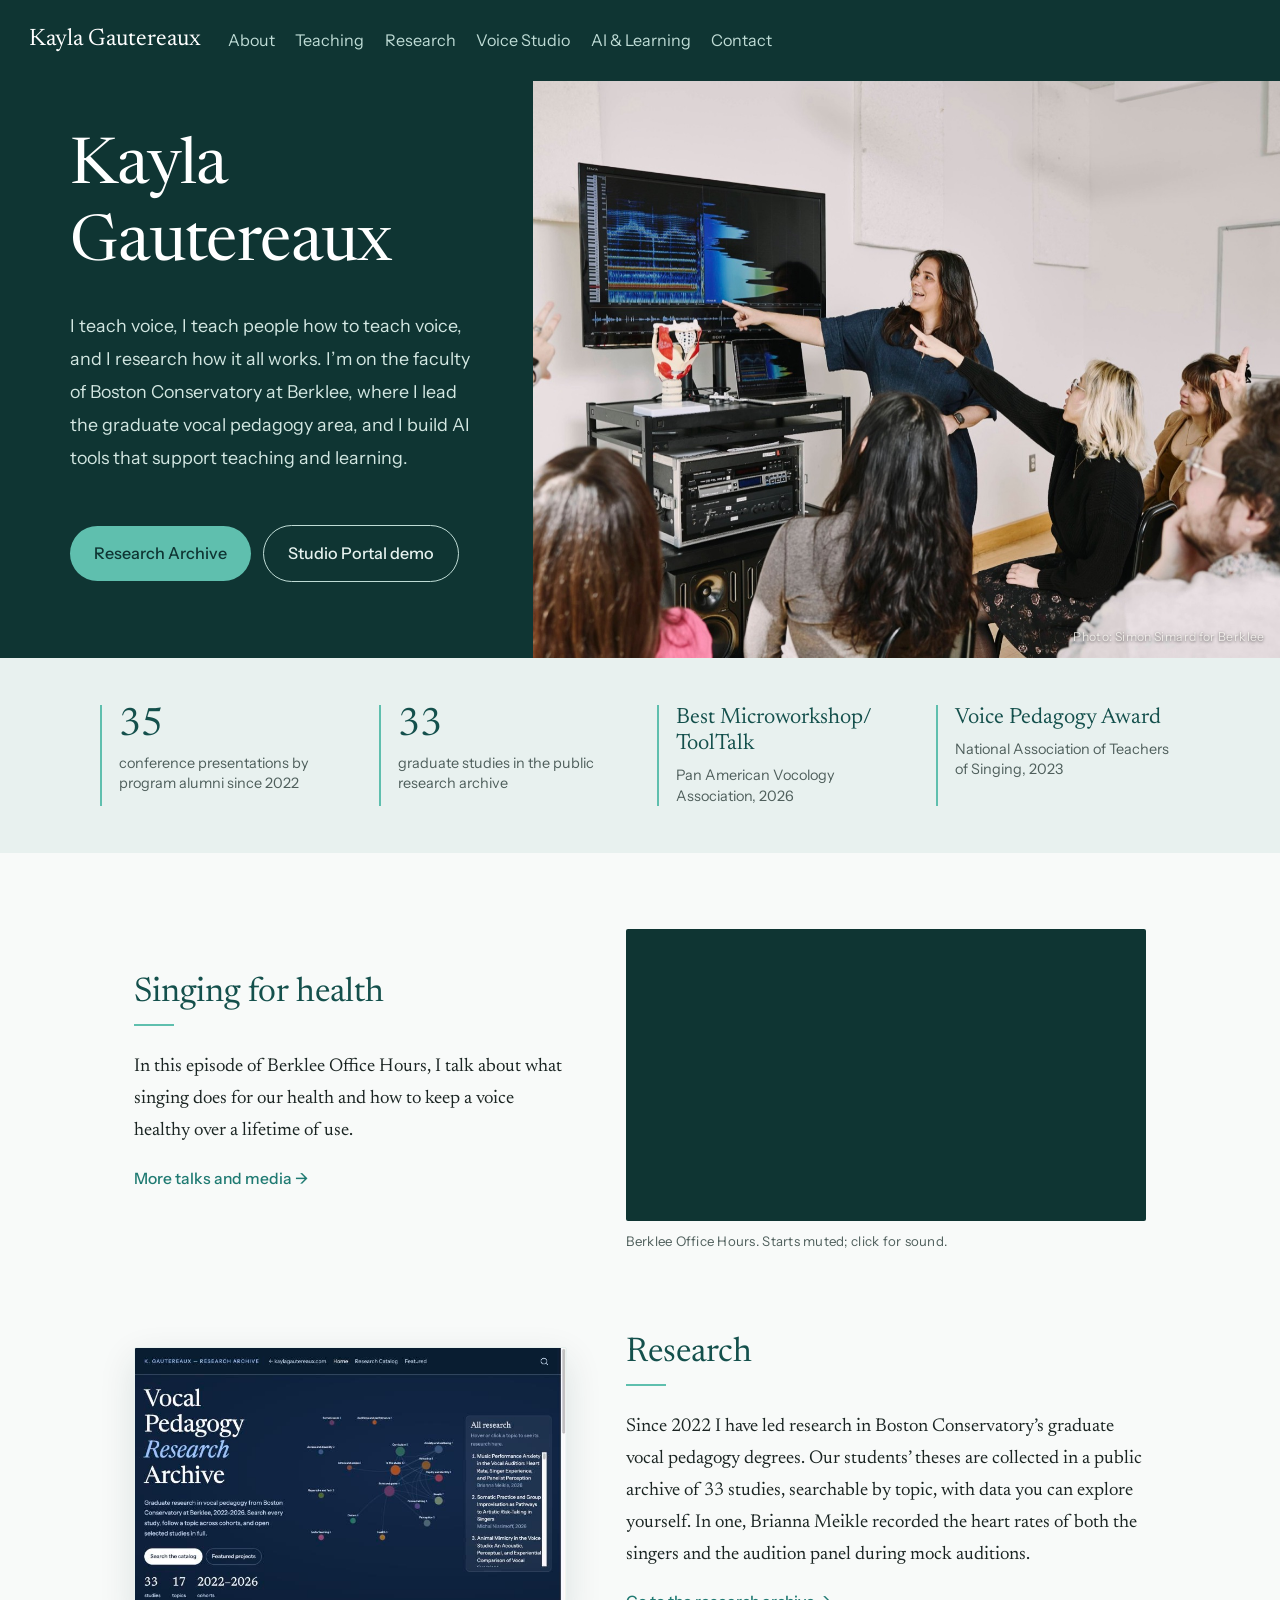
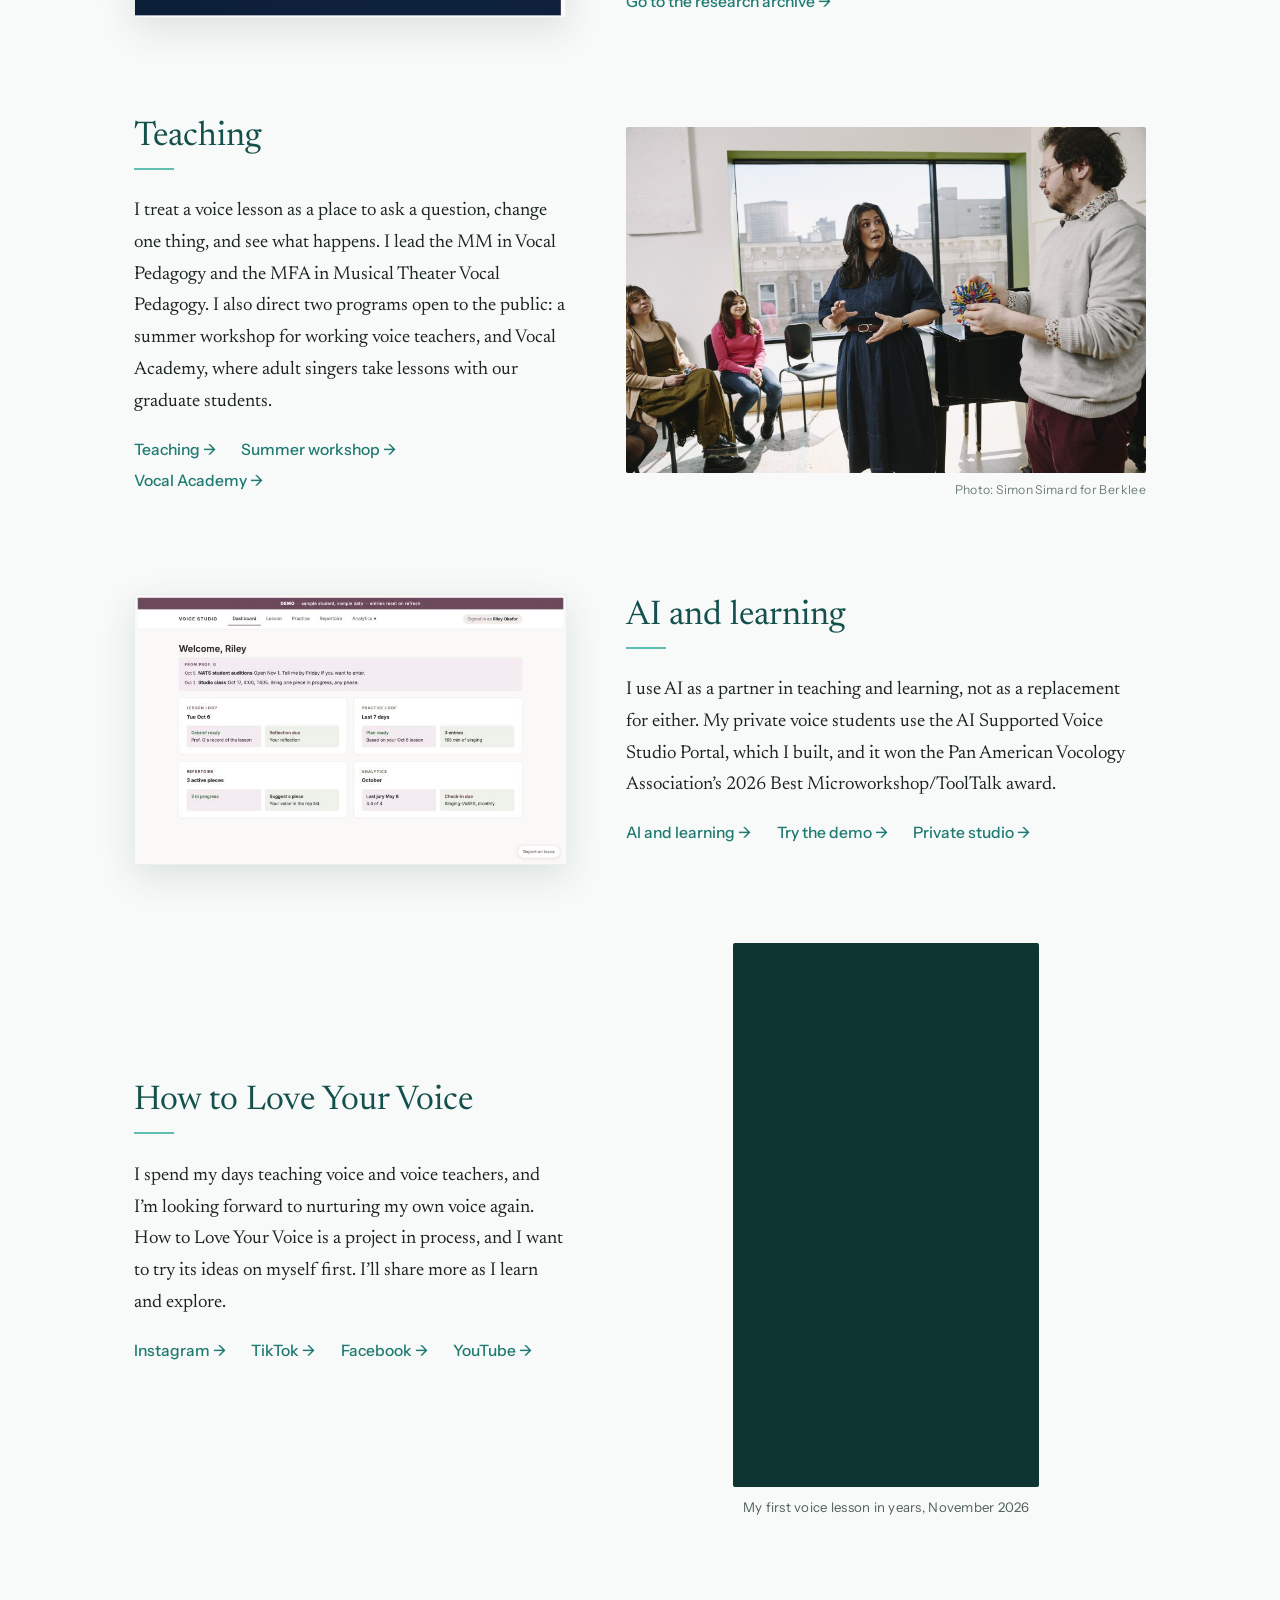
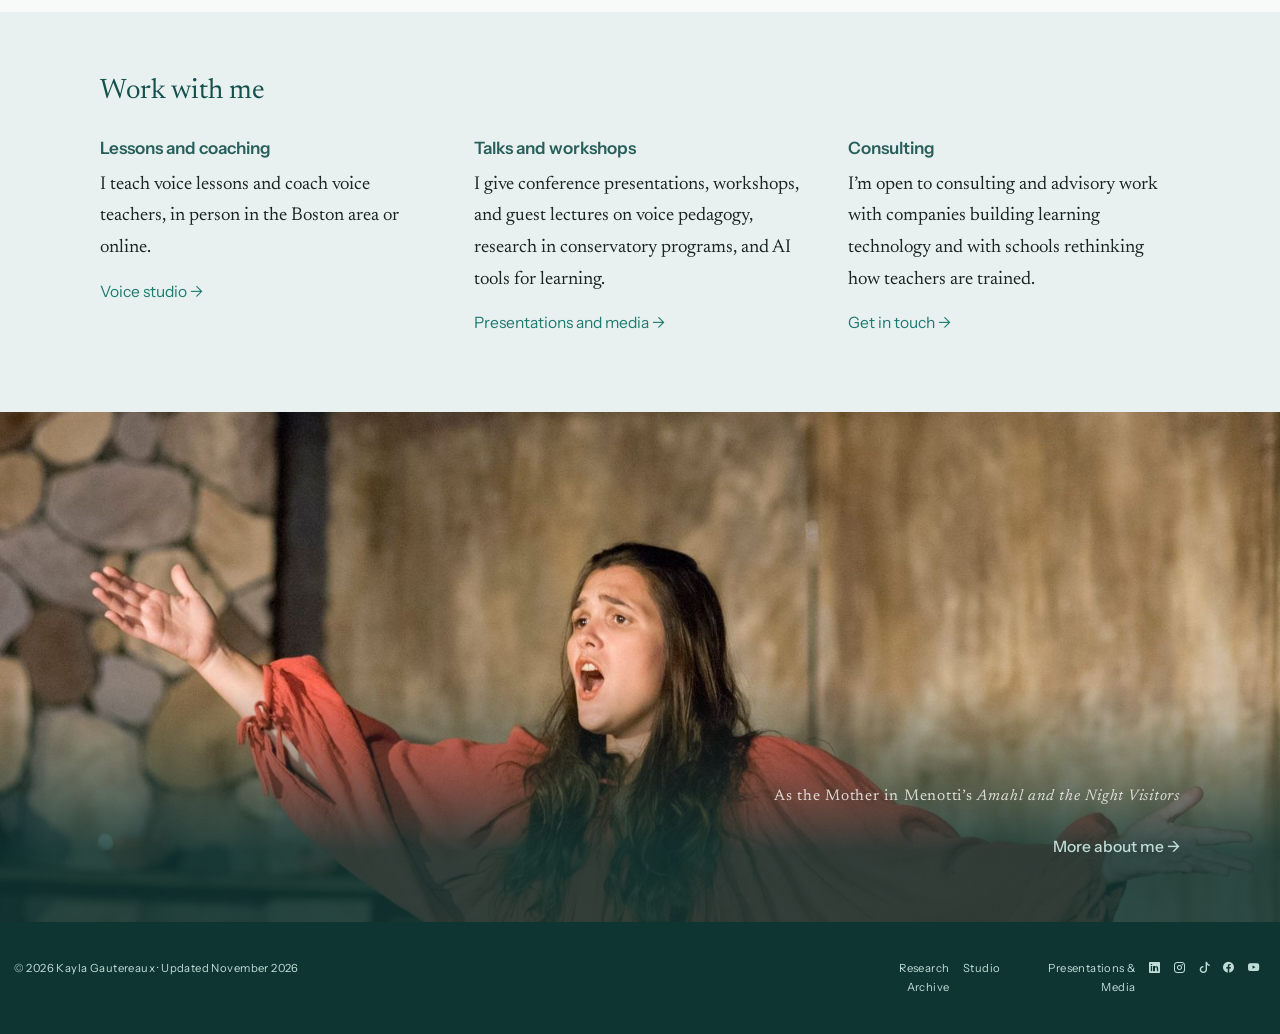
<file: index.html>
<!DOCTYPE html>
<html xmlns="http://www.w3.org/1999/xhtml" lang="en" xml:lang="en"><head>

<meta charset="utf-8">
<meta name="generator" content="quarto-1.6.42">

<meta name="viewport" content="width=device-width, initial-scale=1.0, user-scalable=yes">

<meta name="description" content="Kayla Gautereaux teaches voice and vocal pedagogy at Boston Conservatory at Berklee, where she leads the graduate vocal pedagogy area, and builds AI tools that support teaching and learning.">

<title>Kayla Gautereaux</title>
<style>
code{white-space: pre-wrap;}
span.smallcaps{font-variant: small-caps;}
div.columns{display: flex; gap: min(4vw, 1.5em);}
div.column{flex: auto; overflow-x: auto;}
div.hanging-indent{margin-left: 1.5em; text-indent: -1.5em;}
ul.task-list{list-style: none;}
ul.task-list li input[type="checkbox"] {
  width: 0.8em;
  margin: 0 0.8em 0.2em -1em; /* quarto-specific, see https://github.com/quarto-dev/quarto-cli/issues/4556 */ 
  vertical-align: middle;
}
</style>


<script src="site_libs/quarto-nav/quarto-nav.js"></script>
<script src="site_libs/quarto-nav/headroom.min.js"></script>
<link href="./favicon.svg" rel="icon" type="image/svg+xml">
<script src="site_libs/clipboard/clipboard.min.js"></script>
<script src="site_libs/quarto-html/quarto.js"></script>
<script src="site_libs/quarto-html/popper.min.js"></script>
<script src="site_libs/quarto-html/tippy.umd.min.js"></script>
<script src="site_libs/quarto-html/anchor.min.js"></script>
<link href="site_libs/quarto-html/tippy.css" rel="stylesheet">
<link href="site_libs/quarto-html/quarto-syntax-highlighting-08462e96cf79fbc63e40d1d92c0c41ab.css" rel="stylesheet" id="quarto-text-highlighting-styles">
<script src="site_libs/bootstrap/bootstrap.min.js"></script>
<link href="site_libs/bootstrap/bootstrap-icons.css" rel="stylesheet">
<link href="site_libs/bootstrap/bootstrap-71cdd8ec5e81ec9384e5b8a7ee792b8c.min.css" rel="stylesheet" append-hash="true" id="quarto-bootstrap" data-mode="light">
<script id="quarto-search-options" type="application/json">{
  "language": {
    "search-no-results-text": "No results",
    "search-matching-documents-text": "matching documents",
    "search-copy-link-title": "Copy link to search",
    "search-hide-matches-text": "Hide additional matches",
    "search-more-match-text": "more match in this document",
    "search-more-matches-text": "more matches in this document",
    "search-clear-button-title": "Clear",
    "search-text-placeholder": "",
    "search-detached-cancel-button-title": "Cancel",
    "search-submit-button-title": "Submit",
    "search-label": "Search"
  }
}</script>
<link rel="icon" type="image/png" sizes="32x32" href="./images/favicon-32.png">
<link rel="apple-touch-icon" href="./images/apple-touch-icon.png">
<meta name="theme-color" content="#0F3533">
<link rel="preconnect" href="https://fonts.googleapis.com">
<link rel="preconnect" href="https://fonts.gstatic.com" crossorigin="">
<link href="https://fonts.googleapis.com/css2?family=Newsreader:ital,opsz,wght@0,6..72,300..600;1,6..72,300..600&amp;family=Instrument+Sans:wght@400;500;600&amp;display=swap" rel="stylesheet">


<link rel="stylesheet" href="styles.css">
<meta property="og:title" content="Kayla Gautereaux">
<meta property="og:description" content="Kayla Gautereaux teaches voice and vocal pedagogy at Boston Conservatory at Berklee, where she leads the graduate vocal pedagogy area, and builds AI tools that support teaching and learning.">
<meta property="og:image" content="https://kaylagautereaux.com/images/og-card.jpg">
<meta property="og:site_name" content="Kayla Gautereaux">
<meta property="og:locale" content="en_US">
<meta name="twitter:title" content="Kayla Gautereaux">
<meta name="twitter:description" content="Kayla Gautereaux teaches voice and vocal pedagogy at Boston Conservatory at Berklee, where she leads the graduate vocal pedagogy area, and builds AI tools that support teaching and learning.">
<meta name="twitter:image" content="https://kaylagautereaux.com/images/og-card.jpg">
<meta name="twitter:card" content="summary_large_image">
</head>

<body class="nav-fixed">

<div id="quarto-search-results"></div>
  <header id="quarto-header" class="headroom fixed-top">
    <nav class="navbar navbar-expand-lg " data-bs-theme="dark">
      <div class="navbar-container container-fluid">
      <div class="navbar-brand-container mx-auto">
    <a class="navbar-brand" href="./index.html">
    <span class="navbar-title">Kayla Gautereaux</span>
    </a>
  </div>
          <button class="navbar-toggler" type="button" data-bs-toggle="collapse" data-bs-target="#navbarCollapse" aria-controls="navbarCollapse" role="menu" aria-expanded="false" aria-label="Toggle navigation" onclick="if (window.quartoToggleHeadroom) { window.quartoToggleHeadroom(); }">
  <span class="navbar-toggler-icon"></span>
</button>
          <div class="collapse navbar-collapse" id="navbarCollapse">
            <ul class="navbar-nav navbar-nav-scroll me-auto">
  <li class="nav-item">
    <a class="nav-link" href="./about.html"> 
<span class="menu-text">About</span></a>
  </li>  
  <li class="nav-item">
    <a class="nav-link" href="./teaching.html"> 
<span class="menu-text">Teaching</span></a>
  </li>  
  <li class="nav-item">
    <a class="nav-link" href="https://research.kaylagautereaux.com"> 
<span class="menu-text">Research</span></a>
  </li>  
  <li class="nav-item">
    <a class="nav-link" href="https://studio.kaylagautereaux.com"> 
<span class="menu-text">Voice Studio</span></a>
  </li>  
  <li class="nav-item">
    <a class="nav-link" href="./ai-learning.html"> 
<span class="menu-text">AI &amp; Learning</span></a>
  </li>  
  <li class="nav-item">
    <a class="nav-link" href="./contact.html"> 
<span class="menu-text">Contact</span></a>
  </li>  
</ul>
          </div> <!-- /navcollapse -->
            <div class="quarto-navbar-tools">
</div>
      </div> <!-- /container-fluid -->
    </nav>
</header>
<!-- content -->
<div id="quarto-content" class="quarto-container page-columns page-rows-contents page-layout-full page-navbar">
<!-- sidebar -->
<!-- margin-sidebar -->
    
<!-- main -->
<main class="content page-columns page-full column-body" id="quarto-document-content">

<header id="title-block-header" class="quarto-title-block default">
<div class="quarto-title">
<h1 class="title">Kayla Gautereaux</h1>
</div>

<div>
  <div class="description">
    Kayla Gautereaux teaches voice and vocal pedagogy at Boston Conservatory at Berklee, where she leads the graduate vocal pedagogy area, and builds AI tools that support teaching and learning.
  </div>
</div>


<div class="quarto-title-meta column-body">

    
  
    
  </div>
  


</header>


<div class="hero hero-split column-screen">
<section id="kayla-gautereaux" class="level1 hero-text">
<h1>Kayla Gautereaux</h1>
<div class="subtitle">
<p>I teach voice, I teach people how to teach voice, and I research how it all works. I’m on the faculty of Boston Conservatory at Berklee, where I lead the graduate vocal pedagogy area, and I build AI tools that support teaching and learning.</p>
</div>
<p><a href="https://research.kaylagautereaux.com" class="cta-button">Research Archive</a> <a href="https://studio.kaylagautereaux.com/demo" class="cta-button secondary">Studio Portal demo</a></p>
</section>
<div class="hero-media">
<p><img src="images/lab-spectrogram.jpg" class="img-fluid" alt="Kayla Gautereaux pointing to a spectrogram on a screen while graduate students raise their hands"> <span class="photo-credit on-image">Photo: Simon Simard for Berklee</span></p>
</div>
</div>
<div class="stats-strip column-screen">
<div class="stat">
<p><span class="stat-big">35</span> <span class="stat-note">conference presentations by program alumni since 2022</span></p>
</div>
<div class="stat">
<p><span class="stat-big">33</span> <span class="stat-note">graduate studies in the public research archive</span></p>
</div>
<div class="stat">
<p><span class="stat-big stat-word">Best Microworkshop/<wbr>ToolTalk</span> <span class="stat-note">Pan American Vocology Association, 2026</span></p>
</div>
<div class="stat">
<p><span class="stat-big stat-word">Voice Pedagogy Award</span> <span class="stat-note">National Association of Teachers of Singing, 2023</span></p>
</div>
</div>
<div class="split column-screen">
<section id="singing-for-health" class="level2 split-text">
<h2 class="anchored" data-anchor-id="singing-for-health">Singing for health</h2>
<p>In this episode of Berklee Office Hours, I talk about what singing does for our health and how to keep a voice healthy over a lifetime of use.</p>
<p><a href="./speaking.html">More talks and media →</a></p>
</section>
<div class="split-media">
<div class="video-embed">
<iframe src="https://www.youtube-nocookie.com/embed/H32-zdhTzq0?autoplay=1&amp;mute=1&amp;cc_load_policy=1&amp;playsinline=1&amp;rel=0" title="Berklee Office Hours: Singing for Health and Healthy Singing" allow="autoplay; encrypted-media; picture-in-picture; fullscreen" referrerpolicy="strict-origin-when-cross-origin" loading="eager" allowfullscreen="">
</iframe>
</div>
<p><span class="video-caption">Berklee Office Hours. Starts muted; click for sound.</span></p>
</div>
</div>
<div class="split reverse column-screen">
<section id="research" class="level2 split-text">
<h2 class="anchored" data-anchor-id="research">Research</h2>
<p>Since 2022 I have led research in Boston Conservatory’s graduate vocal pedagogy degrees. Our students’ theses are collected in a public archive of 33 studies, searchable by topic, with data you can explore yourself. In one, Brianna Meikle recorded the heart rates of both the singers and the audition panel during mock auditions.</p>
<p><a href="https://research.kaylagautereaux.com">Go to the research archive →</a></p>
</section>
<div class="split-media">
<p><img src="images/card-research.jpg" class="screenshot img-fluid" alt="The research archive homepage, showing a network of research topics"></p>
</div>
</div>
<div class="split column-screen">
<section id="teaching" class="level2 split-text">
<h2 class="anchored" data-anchor-id="teaching">Teaching</h2>
<p>I treat a voice lesson as a place to ask a question, change one thing, and see what happens. I lead the MM in Vocal Pedagogy and the MFA in Musical Theater Vocal Pedagogy. I also direct two programs open to the public: a summer workshop for working voice teachers, and Vocal Academy, where adult singers take lessons with our graduate students.</p>
<p><a href="./teaching.html">Teaching →</a> <a href="https://bostonconservatory.berklee.edu/extension-programs/vocal-pedagogy-professional-workshop">Summer workshop →</a> <a href="https://bostonconservatory.berklee.edu/extension-programs/vocal-academy">Vocal Academy →</a></p>
</section>
<div class="split-media">
<p><img src="images/vppw-workshop.jpg" class="img-fluid" alt="Kayla Gautereaux teaching a vocal pedagogy class while a singer holds an expanding sphere toy used to show breathing"> <span class="photo-credit">Photo: Simon Simard for Berklee</span></p>
</div>
</div>
<div class="split reverse column-screen">
<section id="ai-and-learning" class="level2 split-text">
<h2 class="anchored" data-anchor-id="ai-and-learning">AI and learning</h2>
<p>I use AI as a partner in teaching and learning, not as a replacement for either. My private voice students use the AI Supported Voice Studio Portal, which I built, and it won the Pan American Vocology Association’s 2026 Best Microworkshop/ToolTalk award.</p>
<p><a href="./ai-learning.html">AI and learning →</a> <a href="https://studio.kaylagautereaux.com/demo">Try the demo →</a> <a href="https://studio.kaylagautereaux.com">Private studio →</a></p>
</section>
<div class="split-media">
<p><img src="images/portal-dashboard.jpg" class="screenshot img-fluid" alt="The studio portal demo dashboard with sample student data"></p>
</div>
</div>
<div class="split column-screen">
<section id="how-to-love-your-voice" class="level2 split-text">
<h2 class="anchored" data-anchor-id="how-to-love-your-voice">How to Love Your Voice</h2>
<p>I spend my days teaching voice and voice teachers, and I’m looking forward to nurturing my own voice again. How to Love Your Voice is a project in process, and I want to try its ideas on myself first. I’ll share more as I learn and explore.</p>
<p><a href="https://instagram.com/kaylajanegautereaux">Instagram →</a> <a href="https://www.tiktok.com/@kaylajanegauterea">TikTok →</a> <a href="https://www.facebook.com/KaylaGautereaux">Facebook →</a> <a href="https://youtube.com/@voiceboxchannel">YouTube →</a></p>
</section>
<div class="split-media">
<div class="video-embed vertical">
<iframe src="https://www.youtube-nocookie.com/embed/erlFNsOJ6rQ?rel=0&amp;playsinline=1" title="My first voice lesson in years, How to Love Your Voice" allow="encrypted-media; picture-in-picture; fullscreen" referrerpolicy="strict-origin-when-cross-origin" loading="lazy" allowfullscreen="">
</iframe>
</div>
<p><span class="video-caption">My first voice lesson in years, November 2026</span></p>
</div>
</div>
<section id="work-with-me" class="level2 work-strip column-screen">
<h2 class="anchored" data-anchor-id="work-with-me">Work with me</h2>
<div class="work-grid">
<section id="lessons-and-coaching" class="level3">
<h3 class="anchored" data-anchor-id="lessons-and-coaching">Lessons and coaching</h3>
<p>I teach voice lessons and coach voice teachers, in person in the Boston area or online.</p>
<p><a href="https://studio.kaylagautereaux.com">Voice studio →</a></p>
</section>
<section id="talks-and-workshops" class="level3">
<h3 class="anchored" data-anchor-id="talks-and-workshops">Talks and workshops</h3>
<p>I give conference presentations, workshops, and guest lectures on voice pedagogy, research in conservatory programs, and AI tools for learning.</p>
<p><a href="./speaking.html">Presentations and media →</a></p>
</section>
<section id="consulting" class="level3">
<h3 class="anchored" data-anchor-id="consulting">Consulting</h3>
<p>I’m open to consulting and advisory work with companies building learning technology and with schools rethinking how teachers are trained.</p>
<p><a href="./contact.html">Get in touch →</a></p>
</section>
</div>
</section>
<div class="photo-band column-screen">
<p><img src="images/singing-costume.jpg" class="img-fluid" alt="Kayla Gautereaux as the Mother in Menotti's Amahl and the Night Visitors, singing with arms outstretched"></p>
<div class="band-text">
<p><span class="band-caption">As the Mother in Menotti’s <em>Amahl and the Night Visitors</em></span></p>
<p><a href="./about.html">More about me →</a></p>
</div>
</div>



</main> <!-- /main -->
<script id="quarto-html-after-body" type="application/javascript">
window.document.addEventListener("DOMContentLoaded", function (event) {
  const toggleBodyColorMode = (bsSheetEl) => {
    const mode = bsSheetEl.getAttribute("data-mode");
    const bodyEl = window.document.querySelector("body");
    if (mode === "dark") {
      bodyEl.classList.add("quarto-dark");
      bodyEl.classList.remove("quarto-light");
    } else {
      bodyEl.classList.add("quarto-light");
      bodyEl.classList.remove("quarto-dark");
    }
  }
  const toggleBodyColorPrimary = () => {
    const bsSheetEl = window.document.querySelector("link#quarto-bootstrap");
    if (bsSheetEl) {
      toggleBodyColorMode(bsSheetEl);
    }
  }
  toggleBodyColorPrimary();  
  const icon = "";
  const anchorJS = new window.AnchorJS();
  anchorJS.options = {
    placement: 'right',
    icon: icon
  };
  anchorJS.add('.anchored');
  const isCodeAnnotation = (el) => {
    for (const clz of el.classList) {
      if (clz.startsWith('code-annotation-')) {                     
        return true;
      }
    }
    return false;
  }
  const onCopySuccess = function(e) {
    // button target
    const button = e.trigger;
    // don't keep focus
    button.blur();
    // flash "checked"
    button.classList.add('code-copy-button-checked');
    var currentTitle = button.getAttribute("title");
    button.setAttribute("title", "Copied!");
    let tooltip;
    if (window.bootstrap) {
      button.setAttribute("data-bs-toggle", "tooltip");
      button.setAttribute("data-bs-placement", "left");
      button.setAttribute("data-bs-title", "Copied!");
      tooltip = new bootstrap.Tooltip(button, 
        { trigger: "manual", 
          customClass: "code-copy-button-tooltip",
          offset: [0, -8]});
      tooltip.show();    
    }
    setTimeout(function() {
      if (tooltip) {
        tooltip.hide();
        button.removeAttribute("data-bs-title");
        button.removeAttribute("data-bs-toggle");
        button.removeAttribute("data-bs-placement");
      }
      button.setAttribute("title", currentTitle);
      button.classList.remove('code-copy-button-checked');
    }, 1000);
    // clear code selection
    e.clearSelection();
  }
  const getTextToCopy = function(trigger) {
      const codeEl = trigger.previousElementSibling.cloneNode(true);
      for (const childEl of codeEl.children) {
        if (isCodeAnnotation(childEl)) {
          childEl.remove();
        }
      }
      return codeEl.innerText;
  }
  const clipboard = new window.ClipboardJS('.code-copy-button:not([data-in-quarto-modal])', {
    text: getTextToCopy
  });
  clipboard.on('success', onCopySuccess);
  if (window.document.getElementById('quarto-embedded-source-code-modal')) {
    const clipboardModal = new window.ClipboardJS('.code-copy-button[data-in-quarto-modal]', {
      text: getTextToCopy,
      container: window.document.getElementById('quarto-embedded-source-code-modal')
    });
    clipboardModal.on('success', onCopySuccess);
  }
    var localhostRegex = new RegExp(/^(?:http|https):\/\/localhost\:?[0-9]*\//);
    var mailtoRegex = new RegExp(/^mailto:/);
      var filterRegex = new RegExp("https:\/\/kaylagautereaux\.com");
    var isInternal = (href) => {
        return filterRegex.test(href) || localhostRegex.test(href) || mailtoRegex.test(href);
    }
    // Inspect non-navigation links and adorn them if external
 	var links = window.document.querySelectorAll('a[href]:not(.nav-link):not(.navbar-brand):not(.toc-action):not(.sidebar-link):not(.sidebar-item-toggle):not(.pagination-link):not(.no-external):not([aria-hidden]):not(.dropdown-item):not(.quarto-navigation-tool):not(.about-link)');
    for (var i=0; i<links.length; i++) {
      const link = links[i];
      if (!isInternal(link.href)) {
        // undo the damage that might have been done by quarto-nav.js in the case of
        // links that we want to consider external
        if (link.dataset.originalHref !== undefined) {
          link.href = link.dataset.originalHref;
        }
      }
    }
  function tippyHover(el, contentFn, onTriggerFn, onUntriggerFn) {
    const config = {
      allowHTML: true,
      maxWidth: 500,
      delay: 100,
      arrow: false,
      appendTo: function(el) {
          return el.parentElement;
      },
      interactive: true,
      interactiveBorder: 10,
      theme: 'quarto',
      placement: 'bottom-start',
    };
    if (contentFn) {
      config.content = contentFn;
    }
    if (onTriggerFn) {
      config.onTrigger = onTriggerFn;
    }
    if (onUntriggerFn) {
      config.onUntrigger = onUntriggerFn;
    }
    window.tippy(el, config); 
  }
  const noterefs = window.document.querySelectorAll('a[role="doc-noteref"]');
  for (var i=0; i<noterefs.length; i++) {
    const ref = noterefs[i];
    tippyHover(ref, function() {
      // use id or data attribute instead here
      let href = ref.getAttribute('data-footnote-href') || ref.getAttribute('href');
      try { href = new URL(href).hash; } catch {}
      const id = href.replace(/^#\/?/, "");
      const note = window.document.getElementById(id);
      if (note) {
        return note.innerHTML;
      } else {
        return "";
      }
    });
  }
  const xrefs = window.document.querySelectorAll('a.quarto-xref');
  const processXRef = (id, note) => {
    // Strip column container classes
    const stripColumnClz = (el) => {
      el.classList.remove("page-full", "page-columns");
      if (el.children) {
        for (const child of el.children) {
          stripColumnClz(child);
        }
      }
    }
    stripColumnClz(note)
    if (id === null || id.startsWith('sec-')) {
      // Special case sections, only their first couple elements
      const container = document.createElement("div");
      if (note.children && note.children.length > 2) {
        container.appendChild(note.children[0].cloneNode(true));
        for (let i = 1; i < note.children.length; i++) {
          const child = note.children[i];
          if (child.tagName === "P" && child.innerText === "") {
            continue;
          } else {
            container.appendChild(child.cloneNode(true));
            break;
          }
        }
        if (window.Quarto?.typesetMath) {
          window.Quarto.typesetMath(container);
        }
        return container.innerHTML
      } else {
        if (window.Quarto?.typesetMath) {
          window.Quarto.typesetMath(note);
        }
        return note.innerHTML;
      }
    } else {
      // Remove any anchor links if they are present
      const anchorLink = note.querySelector('a.anchorjs-link');
      if (anchorLink) {
        anchorLink.remove();
      }
      if (window.Quarto?.typesetMath) {
        window.Quarto.typesetMath(note);
      }
      if (note.classList.contains("callout")) {
        return note.outerHTML;
      } else {
        return note.innerHTML;
      }
    }
  }
  for (var i=0; i<xrefs.length; i++) {
    const xref = xrefs[i];
    tippyHover(xref, undefined, function(instance) {
      instance.disable();
      let url = xref.getAttribute('href');
      let hash = undefined; 
      if (url.startsWith('#')) {
        hash = url;
      } else {
        try { hash = new URL(url).hash; } catch {}
      }
      if (hash) {
        const id = hash.replace(/^#\/?/, "");
        const note = window.document.getElementById(id);
        if (note !== null) {
          try {
            const html = processXRef(id, note.cloneNode(true));
            instance.setContent(html);
          } finally {
            instance.enable();
            instance.show();
          }
        } else {
          // See if we can fetch this
          fetch(url.split('#')[0])
          .then(res => res.text())
          .then(html => {
            const parser = new DOMParser();
            const htmlDoc = parser.parseFromString(html, "text/html");
            const note = htmlDoc.getElementById(id);
            if (note !== null) {
              const html = processXRef(id, note);
              instance.setContent(html);
            } 
          }).finally(() => {
            instance.enable();
            instance.show();
          });
        }
      } else {
        // See if we can fetch a full url (with no hash to target)
        // This is a special case and we should probably do some content thinning / targeting
        fetch(url)
        .then(res => res.text())
        .then(html => {
          const parser = new DOMParser();
          const htmlDoc = parser.parseFromString(html, "text/html");
          const note = htmlDoc.querySelector('main.content');
          if (note !== null) {
            // This should only happen for chapter cross references
            // (since there is no id in the URL)
            // remove the first header
            if (note.children.length > 0 && note.children[0].tagName === "HEADER") {
              note.children[0].remove();
            }
            const html = processXRef(null, note);
            instance.setContent(html);
          } 
        }).finally(() => {
          instance.enable();
          instance.show();
        });
      }
    }, function(instance) {
    });
  }
      let selectedAnnoteEl;
      const selectorForAnnotation = ( cell, annotation) => {
        let cellAttr = 'data-code-cell="' + cell + '"';
        let lineAttr = 'data-code-annotation="' +  annotation + '"';
        const selector = 'span[' + cellAttr + '][' + lineAttr + ']';
        return selector;
      }
      const selectCodeLines = (annoteEl) => {
        const doc = window.document;
        const targetCell = annoteEl.getAttribute("data-target-cell");
        const targetAnnotation = annoteEl.getAttribute("data-target-annotation");
        const annoteSpan = window.document.querySelector(selectorForAnnotation(targetCell, targetAnnotation));
        const lines = annoteSpan.getAttribute("data-code-lines").split(",");
        const lineIds = lines.map((line) => {
          return targetCell + "-" + line;
        })
        let top = null;
        let height = null;
        let parent = null;
        if (lineIds.length > 0) {
            //compute the position of the single el (top and bottom and make a div)
            const el = window.document.getElementById(lineIds[0]);
            top = el.offsetTop;
            height = el.offsetHeight;
            parent = el.parentElement.parentElement;
          if (lineIds.length > 1) {
            const lastEl = window.document.getElementById(lineIds[lineIds.length - 1]);
            const bottom = lastEl.offsetTop + lastEl.offsetHeight;
            height = bottom - top;
          }
          if (top !== null && height !== null && parent !== null) {
            // cook up a div (if necessary) and position it 
            let div = window.document.getElementById("code-annotation-line-highlight");
            if (div === null) {
              div = window.document.createElement("div");
              div.setAttribute("id", "code-annotation-line-highlight");
              div.style.position = 'absolute';
              parent.appendChild(div);
            }
            div.style.top = top - 2 + "px";
            div.style.height = height + 4 + "px";
            div.style.left = 0;
            let gutterDiv = window.document.getElementById("code-annotation-line-highlight-gutter");
            if (gutterDiv === null) {
              gutterDiv = window.document.createElement("div");
              gutterDiv.setAttribute("id", "code-annotation-line-highlight-gutter");
              gutterDiv.style.position = 'absolute';
              const codeCell = window.document.getElementById(targetCell);
              const gutter = codeCell.querySelector('.code-annotation-gutter');
              gutter.appendChild(gutterDiv);
            }
            gutterDiv.style.top = top - 2 + "px";
            gutterDiv.style.height = height + 4 + "px";
          }
          selectedAnnoteEl = annoteEl;
        }
      };
      const unselectCodeLines = () => {
        const elementsIds = ["code-annotation-line-highlight", "code-annotation-line-highlight-gutter"];
        elementsIds.forEach((elId) => {
          const div = window.document.getElementById(elId);
          if (div) {
            div.remove();
          }
        });
        selectedAnnoteEl = undefined;
      };
        // Handle positioning of the toggle
    window.addEventListener(
      "resize",
      throttle(() => {
        elRect = undefined;
        if (selectedAnnoteEl) {
          selectCodeLines(selectedAnnoteEl);
        }
      }, 10)
    );
    function throttle(fn, ms) {
    let throttle = false;
    let timer;
      return (...args) => {
        if(!throttle) { // first call gets through
            fn.apply(this, args);
            throttle = true;
        } else { // all the others get throttled
            if(timer) clearTimeout(timer); // cancel #2
            timer = setTimeout(() => {
              fn.apply(this, args);
              timer = throttle = false;
            }, ms);
        }
      };
    }
      // Attach click handler to the DT
      const annoteDls = window.document.querySelectorAll('dt[data-target-cell]');
      for (const annoteDlNode of annoteDls) {
        annoteDlNode.addEventListener('click', (event) => {
          const clickedEl = event.target;
          if (clickedEl !== selectedAnnoteEl) {
            unselectCodeLines();
            const activeEl = window.document.querySelector('dt[data-target-cell].code-annotation-active');
            if (activeEl) {
              activeEl.classList.remove('code-annotation-active');
            }
            selectCodeLines(clickedEl);
            clickedEl.classList.add('code-annotation-active');
          } else {
            // Unselect the line
            unselectCodeLines();
            clickedEl.classList.remove('code-annotation-active');
          }
        });
      }
  const findCites = (el) => {
    const parentEl = el.parentElement;
    if (parentEl) {
      const cites = parentEl.dataset.cites;
      if (cites) {
        return {
          el,
          cites: cites.split(' ')
        };
      } else {
        return findCites(el.parentElement)
      }
    } else {
      return undefined;
    }
  };
  var bibliorefs = window.document.querySelectorAll('a[role="doc-biblioref"]');
  for (var i=0; i<bibliorefs.length; i++) {
    const ref = bibliorefs[i];
    const citeInfo = findCites(ref);
    if (citeInfo) {
      tippyHover(citeInfo.el, function() {
        var popup = window.document.createElement('div');
        citeInfo.cites.forEach(function(cite) {
          var citeDiv = window.document.createElement('div');
          citeDiv.classList.add('hanging-indent');
          citeDiv.classList.add('csl-entry');
          var biblioDiv = window.document.getElementById('ref-' + cite);
          if (biblioDiv) {
            citeDiv.innerHTML = biblioDiv.innerHTML;
          }
          popup.appendChild(citeDiv);
        });
        return popup.innerHTML;
      });
    }
  }
});
</script>
</div> <!-- /content -->
<footer class="footer">
  <div class="nav-footer">
    <div class="nav-footer-left">
<p>© 2026 Kayla Gautereaux · Updated November 2026</p>
</div>   
    <div class="nav-footer-center">
      &nbsp;
    </div>
    <div class="nav-footer-right">
      <ul class="footer-items list-unstyled">
    <li class="nav-item">
    <a class="nav-link" href="https://research.kaylagautereaux.com">
<p>Research Archive</p>
</a>
  </li>  
    <li class="nav-item">
    <a class="nav-link" href="https://studio.kaylagautereaux.com">
<p>Studio</p>
</a>
  </li>  
    <li class="nav-item">
    <a class="nav-link" href="./speaking.html">
<p>Presentations &amp; Media</p>
</a>
  </li>  
    <li class="nav-item compact">
    <a class="nav-link" href="https://linkedin.com/in/kaylagautereaux">
      <i class="bi bi-linkedin" role="img" aria-label="LinkedIn">
</i> 
    </a>
  </li>  
    <li class="nav-item compact">
    <a class="nav-link" href="https://instagram.com/kaylajanegautereaux">
      <i class="bi bi-instagram" role="img" aria-label="Instagram">
</i> 
    </a>
  </li>  
    <li class="nav-item compact">
    <a class="nav-link" href="https://www.tiktok.com/@kaylajanegauterea">
      <i class="bi bi-tiktok" role="img" aria-label="TikTok">
</i> 
    </a>
  </li>  
    <li class="nav-item compact">
    <a class="nav-link" href="https://www.facebook.com/KaylaGautereaux">
      <i class="bi bi-facebook" role="img" aria-label="Facebook">
</i> 
    </a>
  </li>  
    <li class="nav-item compact">
    <a class="nav-link" href="https://youtube.com/@voiceboxchannel">
      <i class="bi bi-youtube" role="img" aria-label="YouTube">
</i> 
    </a>
  </li>  
</ul>
    </div>
  </div>
</footer>




</body></html>
</file>
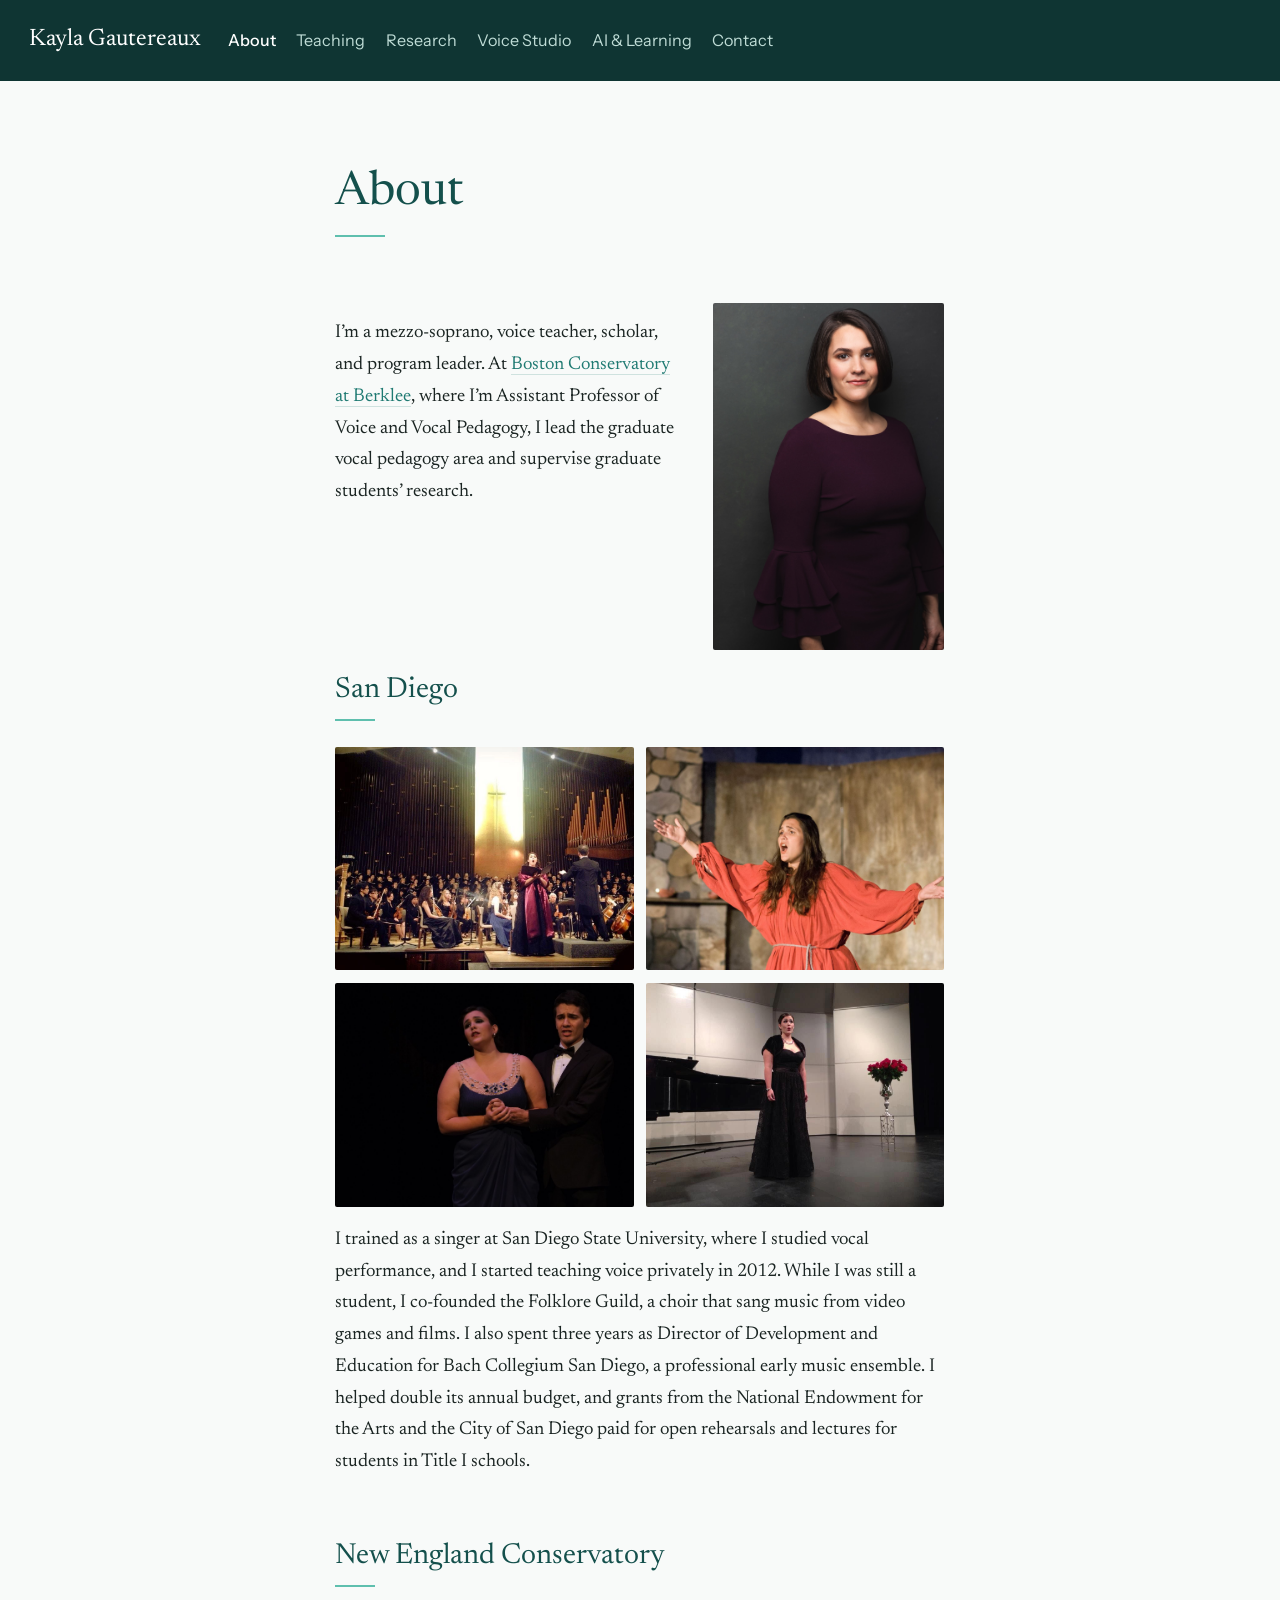
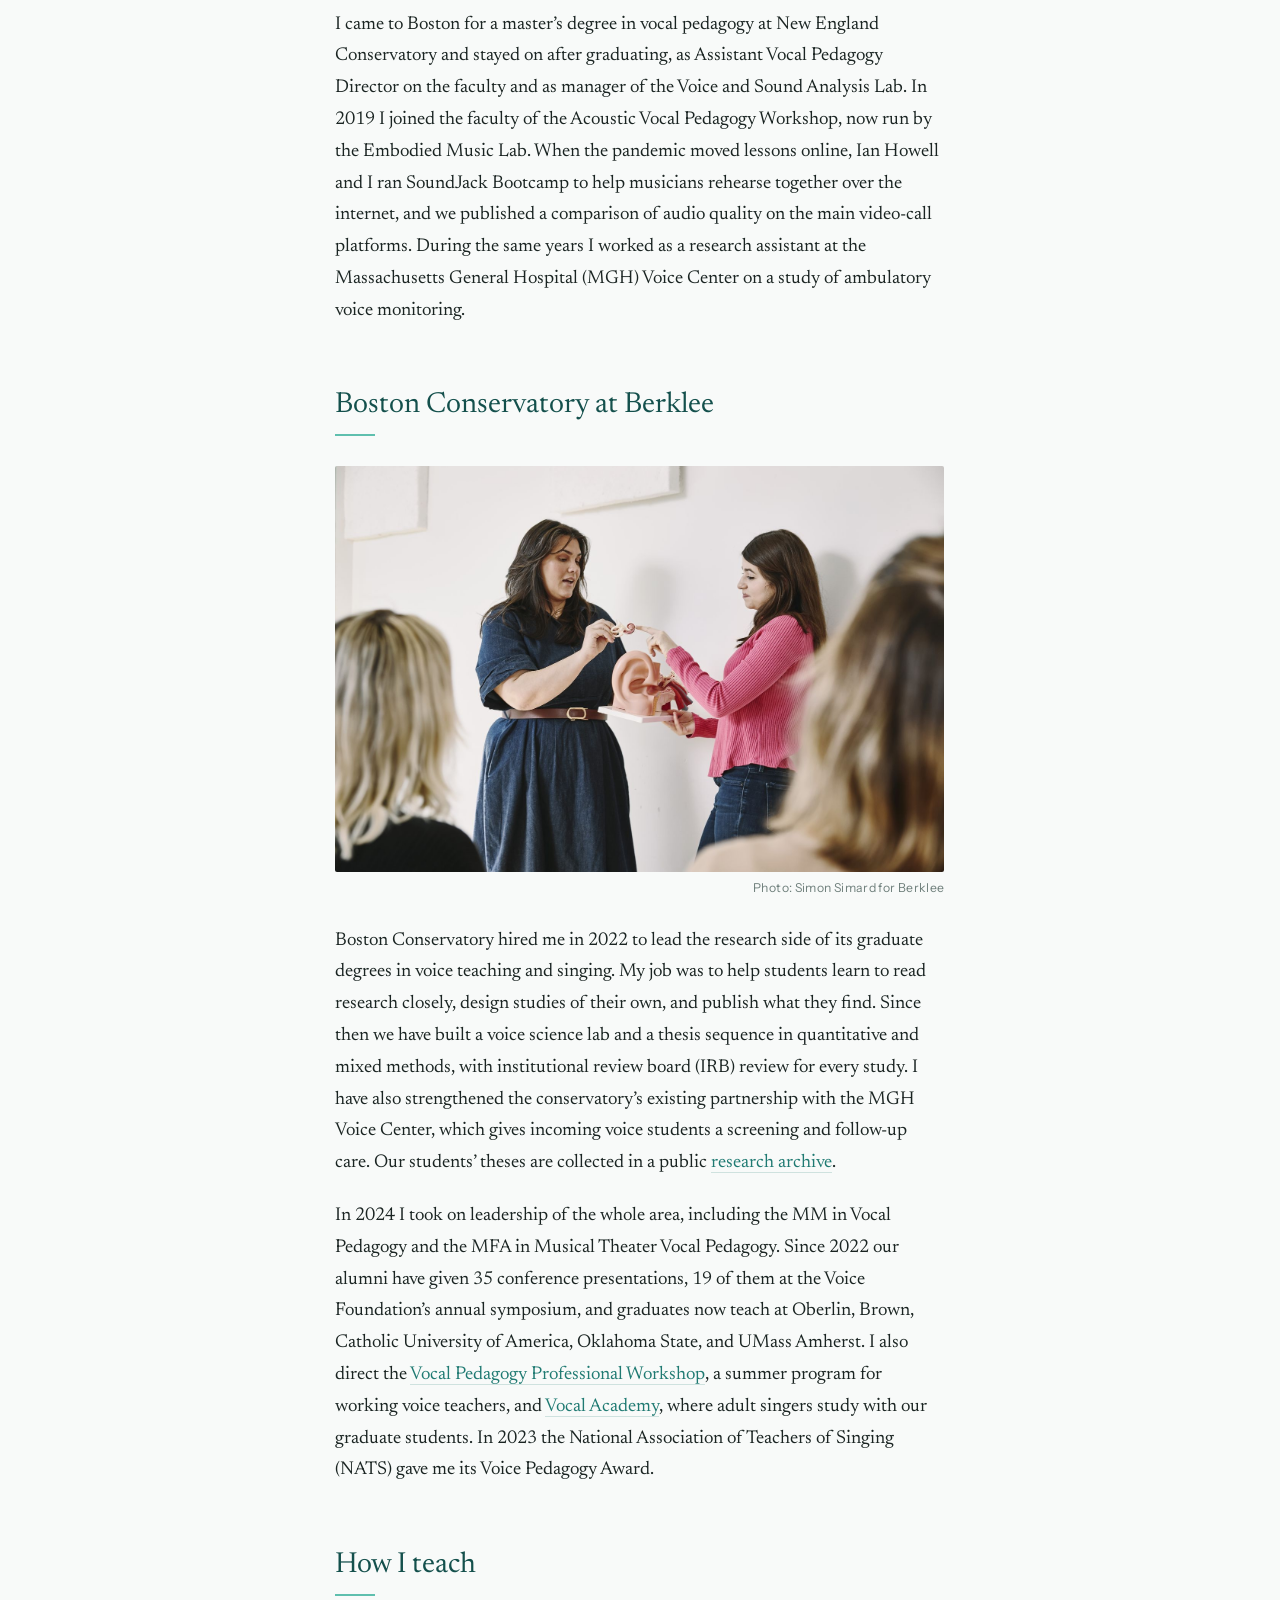
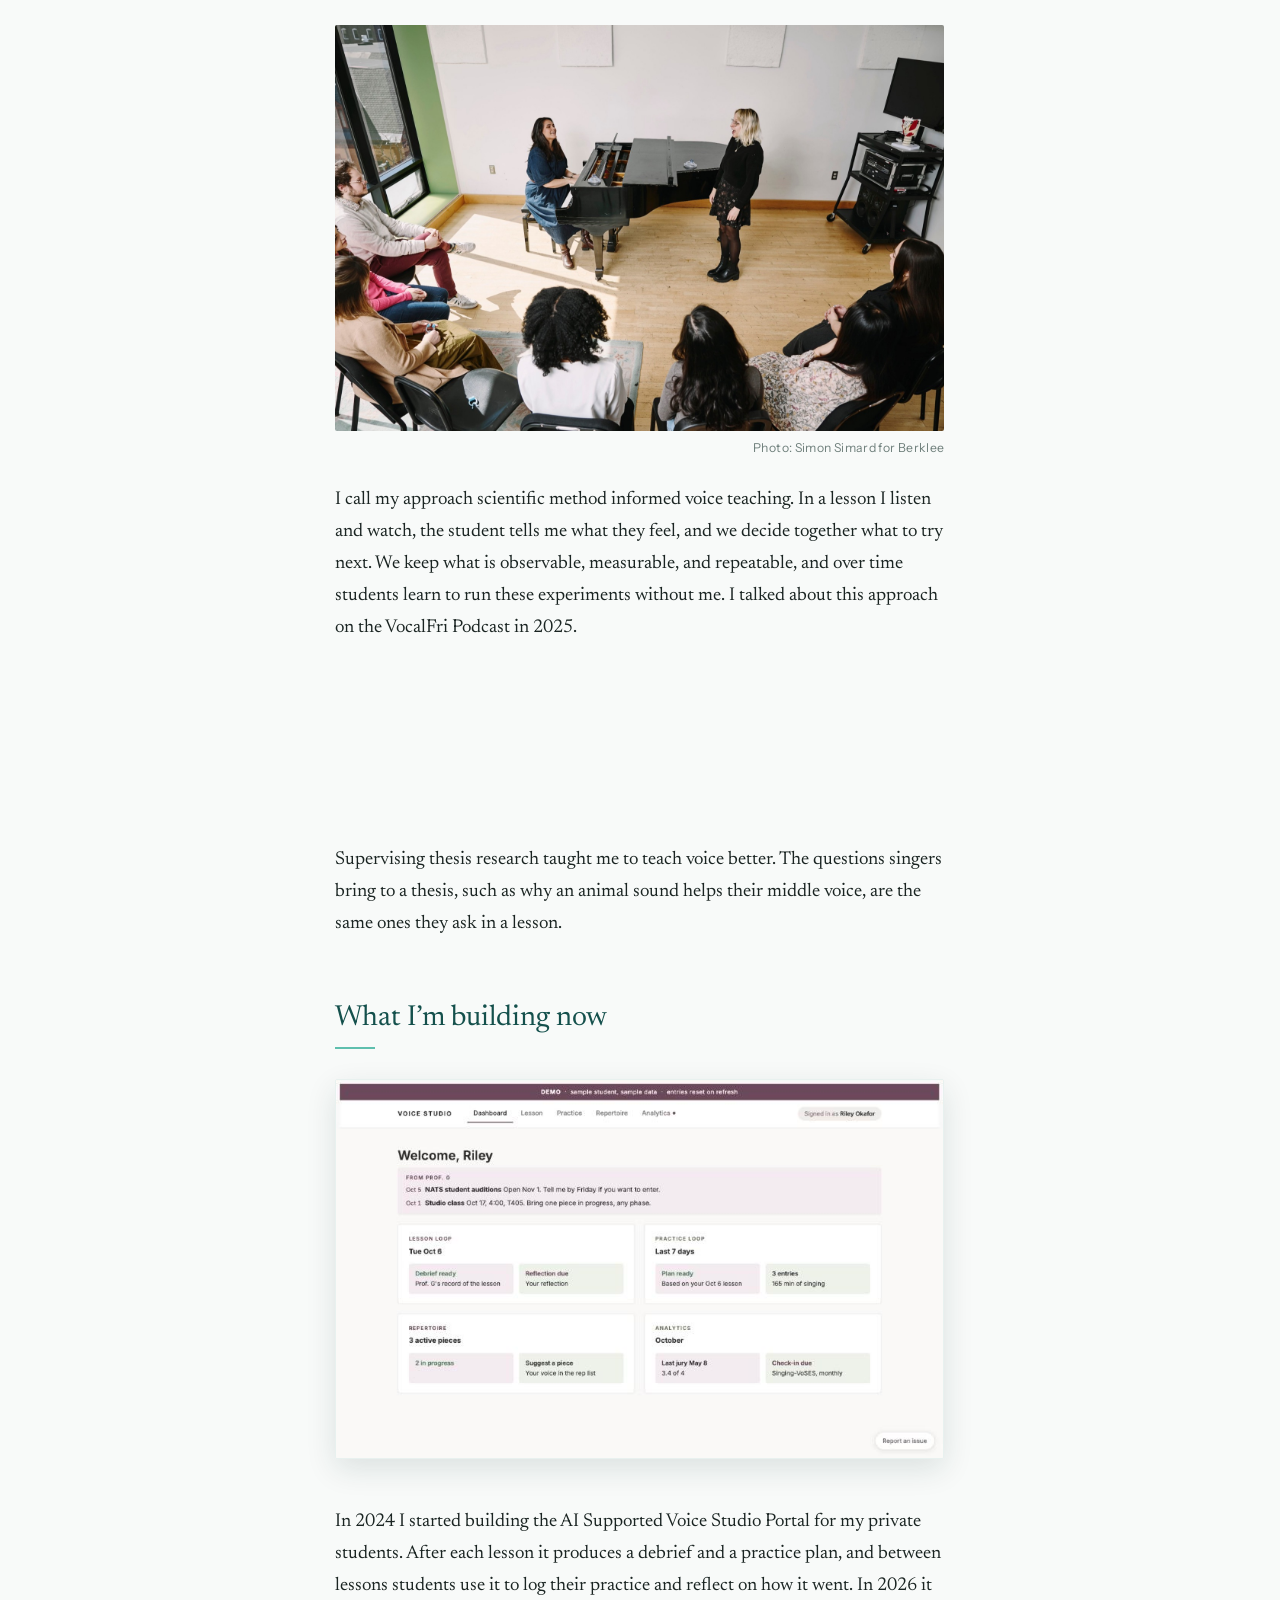
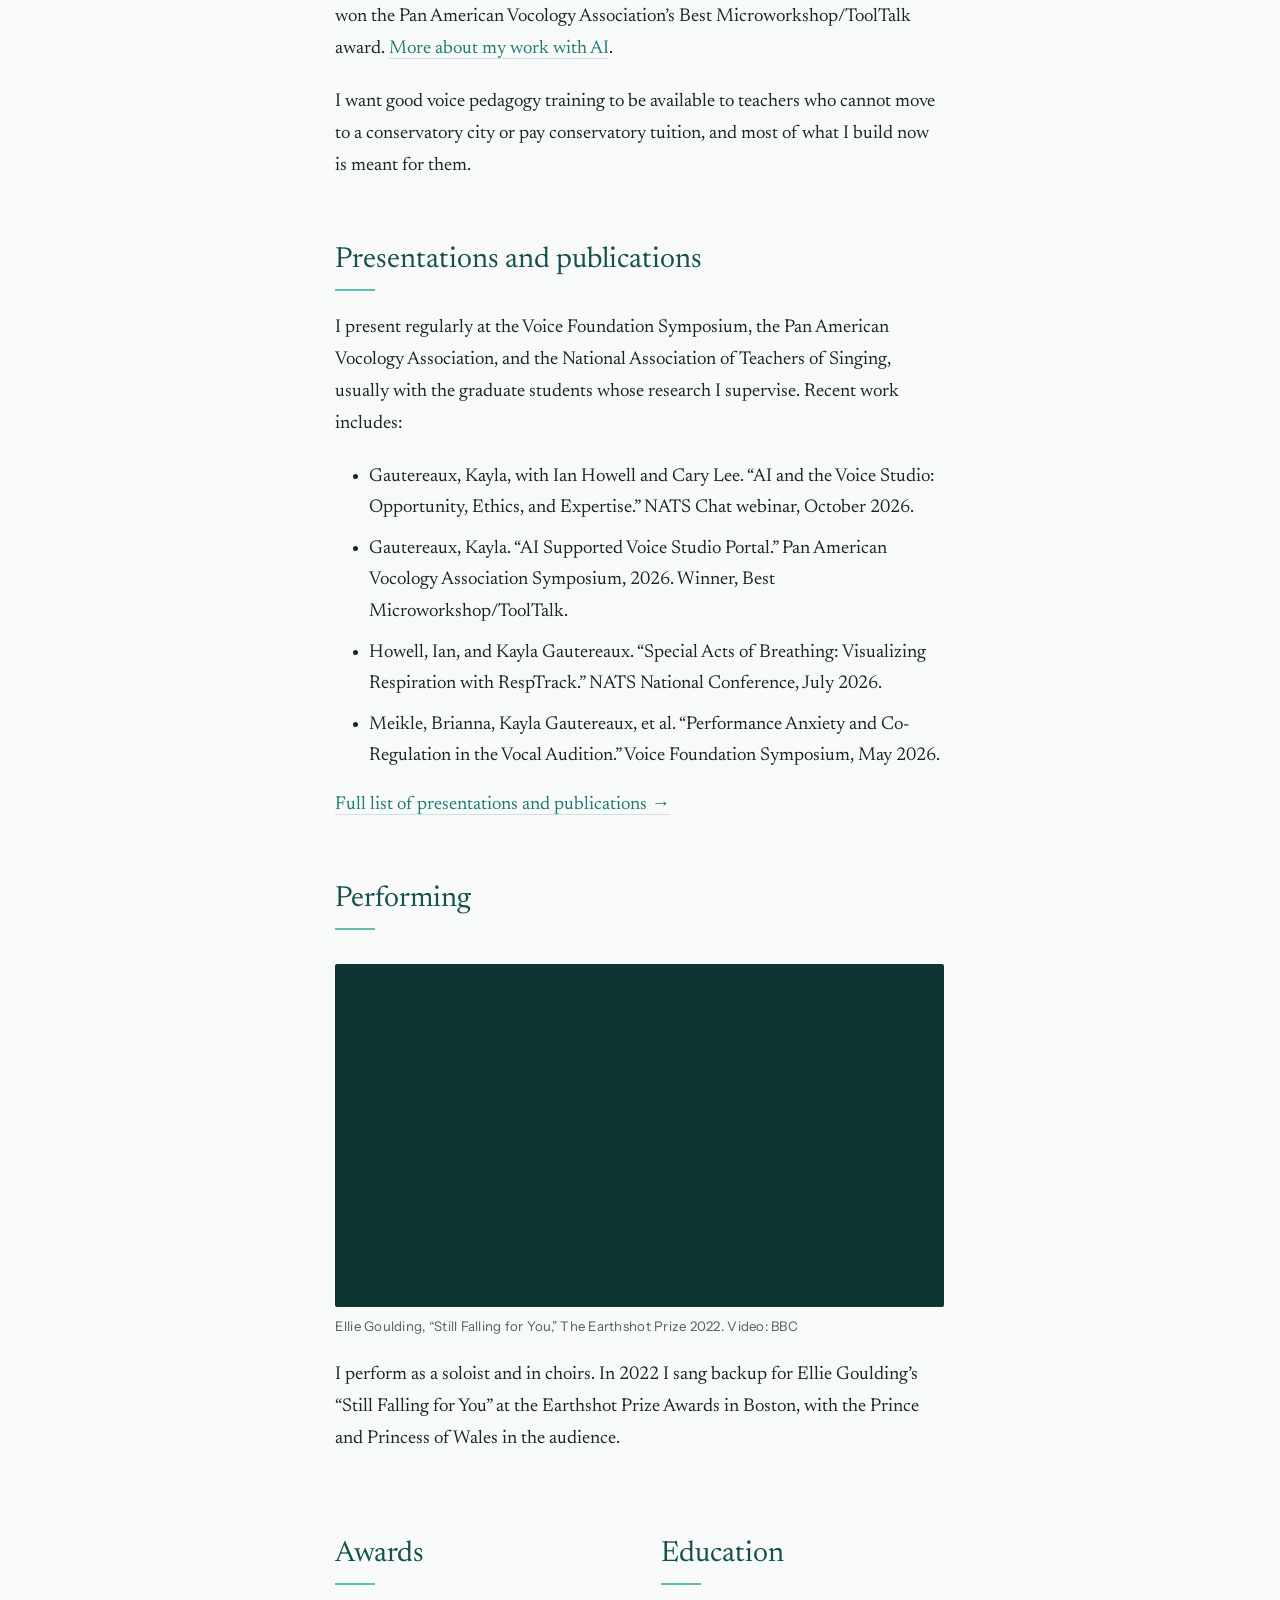
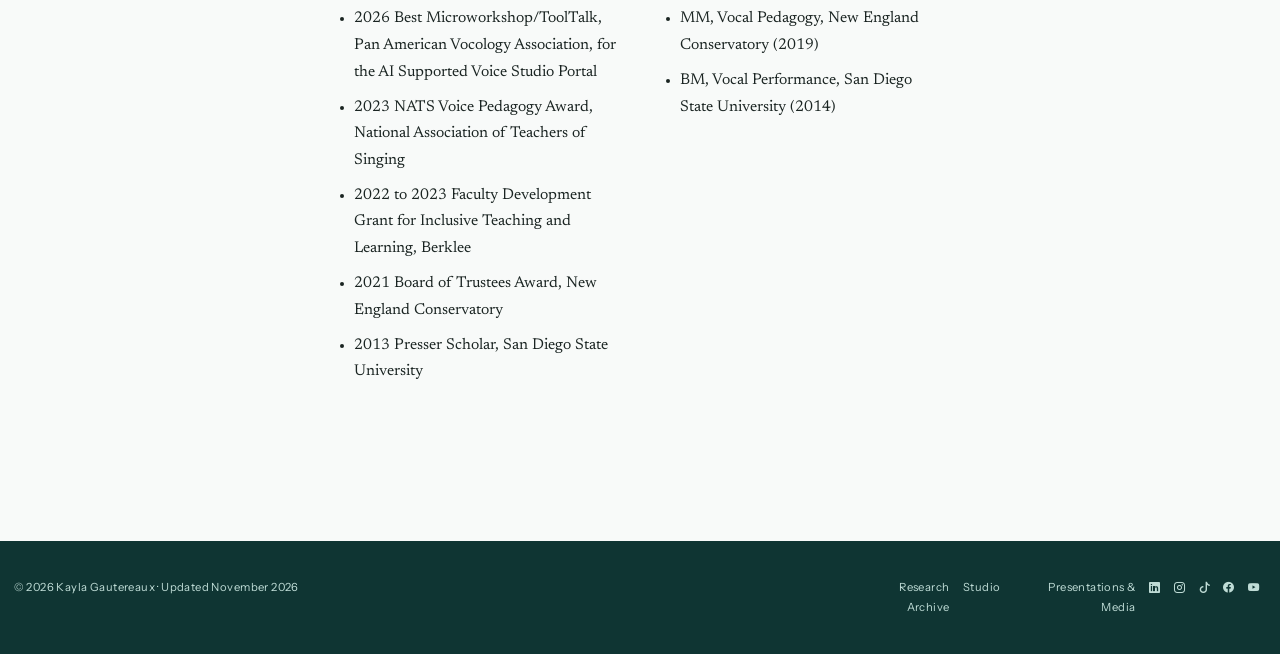
<file: about.html>
<!DOCTYPE html>
<html xmlns="http://www.w3.org/1999/xhtml" lang="en" xml:lang="en"><head>

<meta charset="utf-8">
<meta name="generator" content="quarto-1.6.42">

<meta name="viewport" content="width=device-width, initial-scale=1.0, user-scalable=yes">

<meta name="description" content="Kayla Gautereaux is a mezzo-soprano and voice teacher who leads the graduate vocal pedagogy area at Boston Conservatory at Berklee, where she built a research program inside two graduate degrees in voice teaching and singing.">

<title>About – Kayla Gautereaux</title>
<style>
code{white-space: pre-wrap;}
span.smallcaps{font-variant: small-caps;}
div.columns{display: flex; gap: min(4vw, 1.5em);}
div.column{flex: auto; overflow-x: auto;}
div.hanging-indent{margin-left: 1.5em; text-indent: -1.5em;}
ul.task-list{list-style: none;}
ul.task-list li input[type="checkbox"] {
  width: 0.8em;
  margin: 0 0.8em 0.2em -1em; /* quarto-specific, see https://github.com/quarto-dev/quarto-cli/issues/4556 */ 
  vertical-align: middle;
}
</style>


<script src="site_libs/quarto-nav/quarto-nav.js"></script>
<script src="site_libs/quarto-nav/headroom.min.js"></script>
<link href="./favicon.svg" rel="icon" type="image/svg+xml">
<script src="site_libs/clipboard/clipboard.min.js"></script>
<script src="site_libs/quarto-html/quarto.js"></script>
<script src="site_libs/quarto-html/popper.min.js"></script>
<script src="site_libs/quarto-html/tippy.umd.min.js"></script>
<script src="site_libs/quarto-html/anchor.min.js"></script>
<link href="site_libs/quarto-html/tippy.css" rel="stylesheet">
<link href="site_libs/quarto-html/quarto-syntax-highlighting-08462e96cf79fbc63e40d1d92c0c41ab.css" rel="stylesheet" id="quarto-text-highlighting-styles">
<script src="site_libs/bootstrap/bootstrap.min.js"></script>
<link href="site_libs/bootstrap/bootstrap-icons.css" rel="stylesheet">
<link href="site_libs/bootstrap/bootstrap-71cdd8ec5e81ec9384e5b8a7ee792b8c.min.css" rel="stylesheet" append-hash="true" id="quarto-bootstrap" data-mode="light">
<script id="quarto-search-options" type="application/json">{
  "language": {
    "search-no-results-text": "No results",
    "search-matching-documents-text": "matching documents",
    "search-copy-link-title": "Copy link to search",
    "search-hide-matches-text": "Hide additional matches",
    "search-more-match-text": "more match in this document",
    "search-more-matches-text": "more matches in this document",
    "search-clear-button-title": "Clear",
    "search-text-placeholder": "",
    "search-detached-cancel-button-title": "Cancel",
    "search-submit-button-title": "Submit",
    "search-label": "Search"
  }
}</script>
<link rel="icon" type="image/png" sizes="32x32" href="./images/favicon-32.png">
<link rel="apple-touch-icon" href="./images/apple-touch-icon.png">
<meta name="theme-color" content="#0F3533">
<link rel="preconnect" href="https://fonts.googleapis.com">
<link rel="preconnect" href="https://fonts.gstatic.com" crossorigin="">
<link href="https://fonts.googleapis.com/css2?family=Newsreader:ital,opsz,wght@0,6..72,300..600;1,6..72,300..600&amp;family=Instrument+Sans:wght@400;500;600&amp;display=swap" rel="stylesheet">


<link rel="stylesheet" href="styles.css">
<meta property="og:title" content="About – Kayla Gautereaux">
<meta property="og:description" content="Kayla Gautereaux is a mezzo-soprano and voice teacher who leads the graduate vocal pedagogy area at Boston Conservatory at Berklee, where she built a research program inside two graduate degrees in voice teaching and singing.">
<meta property="og:image" content="https://kaylagautereaux.com/images/og-about.jpg">
<meta property="og:site_name" content="Kayla Gautereaux">
<meta property="og:locale" content="en_US">
<meta name="twitter:title" content="About – Kayla Gautereaux">
<meta name="twitter:description" content="Kayla Gautereaux is a mezzo-soprano and voice teacher who leads the graduate vocal pedagogy area at Boston Conservatory at Berklee, where she built a research program inside two graduate degrees in voice teaching and singing.">
<meta name="twitter:image" content="https://kaylagautereaux.com/images/og-about.jpg">
<meta name="twitter:card" content="summary_large_image">
</head>

<body class="nav-fixed fullcontent">

<div id="quarto-search-results"></div>
  <header id="quarto-header" class="headroom fixed-top">
    <nav class="navbar navbar-expand-lg " data-bs-theme="dark">
      <div class="navbar-container container-fluid">
      <div class="navbar-brand-container mx-auto">
    <a class="navbar-brand" href="./index.html">
    <span class="navbar-title">Kayla Gautereaux</span>
    </a>
  </div>
          <button class="navbar-toggler" type="button" data-bs-toggle="collapse" data-bs-target="#navbarCollapse" aria-controls="navbarCollapse" role="menu" aria-expanded="false" aria-label="Toggle navigation" onclick="if (window.quartoToggleHeadroom) { window.quartoToggleHeadroom(); }">
  <span class="navbar-toggler-icon"></span>
</button>
          <div class="collapse navbar-collapse" id="navbarCollapse">
            <ul class="navbar-nav navbar-nav-scroll me-auto">
  <li class="nav-item">
    <a class="nav-link active" href="./about.html" aria-current="page"> 
<span class="menu-text">About</span></a>
  </li>  
  <li class="nav-item">
    <a class="nav-link" href="./teaching.html"> 
<span class="menu-text">Teaching</span></a>
  </li>  
  <li class="nav-item">
    <a class="nav-link" href="https://research.kaylagautereaux.com"> 
<span class="menu-text">Research</span></a>
  </li>  
  <li class="nav-item">
    <a class="nav-link" href="https://studio.kaylagautereaux.com"> 
<span class="menu-text">Voice Studio</span></a>
  </li>  
  <li class="nav-item">
    <a class="nav-link" href="./ai-learning.html"> 
<span class="menu-text">AI &amp; Learning</span></a>
  </li>  
  <li class="nav-item">
    <a class="nav-link" href="./contact.html"> 
<span class="menu-text">Contact</span></a>
  </li>  
</ul>
          </div> <!-- /navcollapse -->
            <div class="quarto-navbar-tools">
</div>
      </div> <!-- /container-fluid -->
    </nav>
</header>
<!-- content -->
<div id="quarto-content" class="quarto-container page-columns page-rows-contents page-layout-article page-navbar">
<!-- sidebar -->
<!-- margin-sidebar -->
    
<!-- main -->
<main class="content" id="quarto-document-content">

<header id="title-block-header" class="quarto-title-block default">
<div class="quarto-title">
<h1 class="title">About</h1>
</div>

<div>
  <div class="description">
    Kayla Gautereaux is a mezzo-soprano and voice teacher who leads the graduate vocal pedagogy area at Boston Conservatory at Berklee, where she built a research program inside two graduate degrees in voice teaching and singing.
  </div>
</div>


<div class="quarto-title-meta">

    
  
    
  </div>
  


</header>


<div class="content-section">
<p><img src="images/about.jpg" class="portrait img-fluid" alt="Kayla Gautereaux in a plum dress against a dark backdrop"></p>
<p>I’m a mezzo-soprano, voice teacher, scholar, and program leader. At <a href="https://bostonconservatory.berklee.edu/faculty/kayla-gautereaux">Boston Conservatory at Berklee</a>, where I’m Assistant Professor of Voice and Vocal Pedagogy, I lead the graduate vocal pedagogy area and supervise graduate students’ research.</p>
<section id="san-diego" class="level2">
<h2 class="anchored" data-anchor-id="san-diego">San Diego</h2>
<div class="singing-gallery">
<p><img src="images/singing-soloist.jpg" class="img-fluid" alt="Kayla Gautereaux singing as mezzo-soprano soloist with orchestra and choir"> <img src="images/singing-costume.jpg" class="focus-face img-fluid" alt="Kayla Gautereaux as the Mother in Menotti's Amahl and the Night Visitors, singing with arms outstretched"> <img src="images/singing-opera.jpg" class="focus-left img-fluid" alt="Kayla Gautereaux in an opera scene with a tenor"> <img src="images/singing-recital.jpg" class="img-fluid" alt="Kayla Gautereaux singing a recital beside a grand piano"></p>
</div>
<p>I trained as a singer at San Diego State University, where I studied vocal performance, and I started teaching voice privately in 2012. While I was still a student, I co-founded the Folklore Guild, a choir that sang music from video games and films. I also spent three years as Director of Development and Education for Bach Collegium San Diego, a professional early music ensemble. I helped double its annual budget, and grants from the National Endowment for the Arts and the City of San Diego paid for open rehearsals and lectures for students in Title I schools.</p>
<!-- TODO: Embed a singing recording here when Kayla picks one. -->
</section>
<section id="new-england-conservatory" class="level2">
<h2 class="anchored" data-anchor-id="new-england-conservatory">New England Conservatory</h2>
<p>I came to Boston for a master’s degree in vocal pedagogy at New England Conservatory and stayed on after graduating, as Assistant Vocal Pedagogy Director on the faculty and as manager of the Voice and Sound Analysis Lab. In 2019 I joined the faculty of the Acoustic Vocal Pedagogy Workshop, now run by the Embodied Music Lab. When the pandemic moved lessons online, Ian Howell and I ran SoundJack Bootcamp to help musicians rehearse together over the internet, and we published a comparison of audio quality on the main video-call platforms. During the same years I worked as a research assistant at the Massachusetts General Hospital (MGH) Voice Center on a study of ambulatory voice monitoring.</p>
</section>
<section id="boston-conservatory-at-berklee" class="level2">
<h2 class="anchored" data-anchor-id="boston-conservatory-at-berklee">Boston Conservatory at Berklee</h2>
<p><img src="images/vppw-ear-model.jpg" class="lab-photo img-fluid" alt="Kayla Gautereaux and a student examining an anatomical ear model together"> <span class="photo-credit">Photo: Simon Simard for Berklee</span></p>
<p>Boston Conservatory hired me in 2022 to lead the research side of its graduate degrees in voice teaching and singing. My job was to help students learn to read research closely, design studies of their own, and publish what they find. Since then we have built a voice science lab and a thesis sequence in quantitative and mixed methods, with institutional review board (IRB) review for every study. I have also strengthened the conservatory’s existing partnership with the MGH Voice Center, which gives incoming voice students a screening and follow-up care. Our students’ theses are collected in a public <a href="https://research.kaylagautereaux.com">research archive</a>.</p>
<p>In 2024 I took on leadership of the whole area, including the MM in Vocal Pedagogy and the MFA in Musical Theater Vocal Pedagogy. Since 2022 our alumni have given 35 conference presentations, 19 of them at the Voice Foundation’s annual symposium, and graduates now teach at Oberlin, Brown, Catholic University of America, Oklahoma State, and UMass Amherst. I also direct the <a href="https://bostonconservatory.berklee.edu/extension-programs/vocal-pedagogy-professional-workshop">Vocal Pedagogy Professional Workshop</a>, a summer program for working voice teachers, and <a href="https://bostonconservatory.berklee.edu/extension-programs/vocal-academy">Vocal Academy</a>, where adult singers study with our graduate students. In 2023 the National Association of Teachers of Singing (NATS) gave me its Voice Pedagogy Award.</p>
</section>
<section id="how-i-teach" class="level2">
<h2 class="anchored" data-anchor-id="how-i-teach">How I teach</h2>
<p><img src="images/class-piano-room.jpg" class="lab-photo img-fluid" alt="Kayla Gautereaux at the piano accompanying a student in studio class, with classmates seated in a circle"> <span class="photo-credit">Photo: Simon Simard for Berklee</span></p>
<p>I call my approach scientific method informed voice teaching. In a lesson I listen and watch, the student tells me what they feel, and we decide together what to try next. We keep what is observable, measurable, and repeatable, and over time students learn to run these experiments without me. I talked about this approach on the VocalFri Podcast in 2025.</p>
<iframe title="Scientific Method Informed Voice Teaching, VocalFri Podcast" class="podcast-player" height="150" width="100%" scrolling="no" loading="lazy" src="https://www.podbean.com/player-v2/?i=88x5b-1998280&amp;share=0&amp;download=0">
</iframe>
<p>Supervising thesis research taught me to teach voice better. The questions singers bring to a thesis, such as why an animal sound helps their middle voice, are the same ones they ask in a lesson.</p>
</section>
<section id="what-im-building-now" class="level2">
<h2 class="anchored" data-anchor-id="what-im-building-now">What I’m building now</h2>
<p><img src="images/portal-dashboard.jpg" class="lab-photo screenshot-frame img-fluid" alt="The studio portal demo dashboard with sample student data"></p>
<p>In 2024 I started building the AI Supported Voice Studio Portal for my private students. After each lesson it produces a debrief and a practice plan, and between lessons students use it to log their practice and reflect on how it went. In 2026 it won the Pan American Vocology Association’s Best Microworkshop/ToolTalk award. <a href="./ai-learning.html">More about my work with AI</a>.</p>
<p>I want good voice pedagogy training to be available to teachers who cannot move to a conservatory city or pay conservatory tuition, and most of what I build now is meant for them.</p>
</section>
<section id="presentations-and-publications" class="level2">
<h2 class="anchored" data-anchor-id="presentations-and-publications">Presentations and publications</h2>
<p>I present regularly at the Voice Foundation Symposium, the Pan American Vocology Association, and the National Association of Teachers of Singing, usually with the graduate students whose research I supervise. Recent work includes:</p>
<ul>
<li>Gautereaux, Kayla, with Ian Howell and Cary Lee. “AI and the Voice Studio: Opportunity, Ethics, and Expertise.” NATS Chat webinar, October 2026.</li>
<li>Gautereaux, Kayla. “AI Supported Voice Studio Portal.” Pan American Vocology Association Symposium, 2026. Winner, Best Microworkshop/ToolTalk.</li>
<li>Howell, Ian, and Kayla Gautereaux. “Special Acts of Breathing: Visualizing Respiration with RespTrack.” NATS National Conference, July 2026.</li>
<li>Meikle, Brianna, Kayla Gautereaux, et al.&nbsp;“Performance Anxiety and Co-Regulation in the Vocal Audition.” Voice Foundation Symposium, May 2026.</li>
</ul>
<p><a href="./speaking.html#presentations-and-publications">Full list of presentations and publications →</a></p>
</section>
<section id="performing" class="level2">
<h2 class="anchored" data-anchor-id="performing">Performing</h2>
<div class="video-embed">
<iframe src="https://www.youtube-nocookie.com/embed/-Iq9usG3mBM?rel=0" title="Ellie Goulding performs Still Falling for You, The Earthshot Prize 2022 (BBC)" allow="encrypted-media; picture-in-picture; fullscreen" referrerpolicy="strict-origin-when-cross-origin" loading="lazy" allowfullscreen="">
</iframe>
</div>
<p><span class="video-caption">Ellie Goulding, “Still Falling for You,” The Earthshot Prize 2022. Video: BBC</span></p>
<p>I perform as a soloist and in choirs. In 2022 I sang backup for Ellie Goulding’s “Still Falling for You” at the Earthshot Prize Awards in Boston, with the Prince and Princess of Wales in the audience.</p>
</section>
<div class="two-col">
<section id="awards" class="level2">
<h2 class="anchored" data-anchor-id="awards">Awards</h2>
<ul>
<li>2026 Best Microworkshop/ToolTalk, Pan American Vocology Association, for the AI Supported Voice Studio Portal</li>
<li>2023 NATS Voice Pedagogy Award, National Association of Teachers of Singing</li>
<li>2022 to 2023 Faculty Development Grant for Inclusive Teaching and Learning, Berklee</li>
<li>2021 Board of Trustees Award, New England Conservatory</li>
<li>2013 Presser Scholar, San Diego State University</li>
</ul>
</section>
<section id="education" class="level2">
<h2 class="anchored" data-anchor-id="education">Education</h2>
<ul>
<li>MM, Vocal Pedagogy, New England Conservatory (2019)</li>
<li>BM, Vocal Performance, San Diego State University (2014)</li>
</ul>
</section>
</div>
</div>



</main> <!-- /main -->
<script id="quarto-html-after-body" type="application/javascript">
window.document.addEventListener("DOMContentLoaded", function (event) {
  const toggleBodyColorMode = (bsSheetEl) => {
    const mode = bsSheetEl.getAttribute("data-mode");
    const bodyEl = window.document.querySelector("body");
    if (mode === "dark") {
      bodyEl.classList.add("quarto-dark");
      bodyEl.classList.remove("quarto-light");
    } else {
      bodyEl.classList.add("quarto-light");
      bodyEl.classList.remove("quarto-dark");
    }
  }
  const toggleBodyColorPrimary = () => {
    const bsSheetEl = window.document.querySelector("link#quarto-bootstrap");
    if (bsSheetEl) {
      toggleBodyColorMode(bsSheetEl);
    }
  }
  toggleBodyColorPrimary();  
  const icon = "";
  const anchorJS = new window.AnchorJS();
  anchorJS.options = {
    placement: 'right',
    icon: icon
  };
  anchorJS.add('.anchored');
  const isCodeAnnotation = (el) => {
    for (const clz of el.classList) {
      if (clz.startsWith('code-annotation-')) {                     
        return true;
      }
    }
    return false;
  }
  const onCopySuccess = function(e) {
    // button target
    const button = e.trigger;
    // don't keep focus
    button.blur();
    // flash "checked"
    button.classList.add('code-copy-button-checked');
    var currentTitle = button.getAttribute("title");
    button.setAttribute("title", "Copied!");
    let tooltip;
    if (window.bootstrap) {
      button.setAttribute("data-bs-toggle", "tooltip");
      button.setAttribute("data-bs-placement", "left");
      button.setAttribute("data-bs-title", "Copied!");
      tooltip = new bootstrap.Tooltip(button, 
        { trigger: "manual", 
          customClass: "code-copy-button-tooltip",
          offset: [0, -8]});
      tooltip.show();    
    }
    setTimeout(function() {
      if (tooltip) {
        tooltip.hide();
        button.removeAttribute("data-bs-title");
        button.removeAttribute("data-bs-toggle");
        button.removeAttribute("data-bs-placement");
      }
      button.setAttribute("title", currentTitle);
      button.classList.remove('code-copy-button-checked');
    }, 1000);
    // clear code selection
    e.clearSelection();
  }
  const getTextToCopy = function(trigger) {
      const codeEl = trigger.previousElementSibling.cloneNode(true);
      for (const childEl of codeEl.children) {
        if (isCodeAnnotation(childEl)) {
          childEl.remove();
        }
      }
      return codeEl.innerText;
  }
  const clipboard = new window.ClipboardJS('.code-copy-button:not([data-in-quarto-modal])', {
    text: getTextToCopy
  });
  clipboard.on('success', onCopySuccess);
  if (window.document.getElementById('quarto-embedded-source-code-modal')) {
    const clipboardModal = new window.ClipboardJS('.code-copy-button[data-in-quarto-modal]', {
      text: getTextToCopy,
      container: window.document.getElementById('quarto-embedded-source-code-modal')
    });
    clipboardModal.on('success', onCopySuccess);
  }
    var localhostRegex = new RegExp(/^(?:http|https):\/\/localhost\:?[0-9]*\//);
    var mailtoRegex = new RegExp(/^mailto:/);
      var filterRegex = new RegExp("https:\/\/kaylagautereaux\.com");
    var isInternal = (href) => {
        return filterRegex.test(href) || localhostRegex.test(href) || mailtoRegex.test(href);
    }
    // Inspect non-navigation links and adorn them if external
 	var links = window.document.querySelectorAll('a[href]:not(.nav-link):not(.navbar-brand):not(.toc-action):not(.sidebar-link):not(.sidebar-item-toggle):not(.pagination-link):not(.no-external):not([aria-hidden]):not(.dropdown-item):not(.quarto-navigation-tool):not(.about-link)');
    for (var i=0; i<links.length; i++) {
      const link = links[i];
      if (!isInternal(link.href)) {
        // undo the damage that might have been done by quarto-nav.js in the case of
        // links that we want to consider external
        if (link.dataset.originalHref !== undefined) {
          link.href = link.dataset.originalHref;
        }
      }
    }
  function tippyHover(el, contentFn, onTriggerFn, onUntriggerFn) {
    const config = {
      allowHTML: true,
      maxWidth: 500,
      delay: 100,
      arrow: false,
      appendTo: function(el) {
          return el.parentElement;
      },
      interactive: true,
      interactiveBorder: 10,
      theme: 'quarto',
      placement: 'bottom-start',
    };
    if (contentFn) {
      config.content = contentFn;
    }
    if (onTriggerFn) {
      config.onTrigger = onTriggerFn;
    }
    if (onUntriggerFn) {
      config.onUntrigger = onUntriggerFn;
    }
    window.tippy(el, config); 
  }
  const noterefs = window.document.querySelectorAll('a[role="doc-noteref"]');
  for (var i=0; i<noterefs.length; i++) {
    const ref = noterefs[i];
    tippyHover(ref, function() {
      // use id or data attribute instead here
      let href = ref.getAttribute('data-footnote-href') || ref.getAttribute('href');
      try { href = new URL(href).hash; } catch {}
      const id = href.replace(/^#\/?/, "");
      const note = window.document.getElementById(id);
      if (note) {
        return note.innerHTML;
      } else {
        return "";
      }
    });
  }
  const xrefs = window.document.querySelectorAll('a.quarto-xref');
  const processXRef = (id, note) => {
    // Strip column container classes
    const stripColumnClz = (el) => {
      el.classList.remove("page-full", "page-columns");
      if (el.children) {
        for (const child of el.children) {
          stripColumnClz(child);
        }
      }
    }
    stripColumnClz(note)
    if (id === null || id.startsWith('sec-')) {
      // Special case sections, only their first couple elements
      const container = document.createElement("div");
      if (note.children && note.children.length > 2) {
        container.appendChild(note.children[0].cloneNode(true));
        for (let i = 1; i < note.children.length; i++) {
          const child = note.children[i];
          if (child.tagName === "P" && child.innerText === "") {
            continue;
          } else {
            container.appendChild(child.cloneNode(true));
            break;
          }
        }
        if (window.Quarto?.typesetMath) {
          window.Quarto.typesetMath(container);
        }
        return container.innerHTML
      } else {
        if (window.Quarto?.typesetMath) {
          window.Quarto.typesetMath(note);
        }
        return note.innerHTML;
      }
    } else {
      // Remove any anchor links if they are present
      const anchorLink = note.querySelector('a.anchorjs-link');
      if (anchorLink) {
        anchorLink.remove();
      }
      if (window.Quarto?.typesetMath) {
        window.Quarto.typesetMath(note);
      }
      if (note.classList.contains("callout")) {
        return note.outerHTML;
      } else {
        return note.innerHTML;
      }
    }
  }
  for (var i=0; i<xrefs.length; i++) {
    const xref = xrefs[i];
    tippyHover(xref, undefined, function(instance) {
      instance.disable();
      let url = xref.getAttribute('href');
      let hash = undefined; 
      if (url.startsWith('#')) {
        hash = url;
      } else {
        try { hash = new URL(url).hash; } catch {}
      }
      if (hash) {
        const id = hash.replace(/^#\/?/, "");
        const note = window.document.getElementById(id);
        if (note !== null) {
          try {
            const html = processXRef(id, note.cloneNode(true));
            instance.setContent(html);
          } finally {
            instance.enable();
            instance.show();
          }
        } else {
          // See if we can fetch this
          fetch(url.split('#')[0])
          .then(res => res.text())
          .then(html => {
            const parser = new DOMParser();
            const htmlDoc = parser.parseFromString(html, "text/html");
            const note = htmlDoc.getElementById(id);
            if (note !== null) {
              const html = processXRef(id, note);
              instance.setContent(html);
            } 
          }).finally(() => {
            instance.enable();
            instance.show();
          });
        }
      } else {
        // See if we can fetch a full url (with no hash to target)
        // This is a special case and we should probably do some content thinning / targeting
        fetch(url)
        .then(res => res.text())
        .then(html => {
          const parser = new DOMParser();
          const htmlDoc = parser.parseFromString(html, "text/html");
          const note = htmlDoc.querySelector('main.content');
          if (note !== null) {
            // This should only happen for chapter cross references
            // (since there is no id in the URL)
            // remove the first header
            if (note.children.length > 0 && note.children[0].tagName === "HEADER") {
              note.children[0].remove();
            }
            const html = processXRef(null, note);
            instance.setContent(html);
          } 
        }).finally(() => {
          instance.enable();
          instance.show();
        });
      }
    }, function(instance) {
    });
  }
      let selectedAnnoteEl;
      const selectorForAnnotation = ( cell, annotation) => {
        let cellAttr = 'data-code-cell="' + cell + '"';
        let lineAttr = 'data-code-annotation="' +  annotation + '"';
        const selector = 'span[' + cellAttr + '][' + lineAttr + ']';
        return selector;
      }
      const selectCodeLines = (annoteEl) => {
        const doc = window.document;
        const targetCell = annoteEl.getAttribute("data-target-cell");
        const targetAnnotation = annoteEl.getAttribute("data-target-annotation");
        const annoteSpan = window.document.querySelector(selectorForAnnotation(targetCell, targetAnnotation));
        const lines = annoteSpan.getAttribute("data-code-lines").split(",");
        const lineIds = lines.map((line) => {
          return targetCell + "-" + line;
        })
        let top = null;
        let height = null;
        let parent = null;
        if (lineIds.length > 0) {
            //compute the position of the single el (top and bottom and make a div)
            const el = window.document.getElementById(lineIds[0]);
            top = el.offsetTop;
            height = el.offsetHeight;
            parent = el.parentElement.parentElement;
          if (lineIds.length > 1) {
            const lastEl = window.document.getElementById(lineIds[lineIds.length - 1]);
            const bottom = lastEl.offsetTop + lastEl.offsetHeight;
            height = bottom - top;
          }
          if (top !== null && height !== null && parent !== null) {
            // cook up a div (if necessary) and position it 
            let div = window.document.getElementById("code-annotation-line-highlight");
            if (div === null) {
              div = window.document.createElement("div");
              div.setAttribute("id", "code-annotation-line-highlight");
              div.style.position = 'absolute';
              parent.appendChild(div);
            }
            div.style.top = top - 2 + "px";
            div.style.height = height + 4 + "px";
            div.style.left = 0;
            let gutterDiv = window.document.getElementById("code-annotation-line-highlight-gutter");
            if (gutterDiv === null) {
              gutterDiv = window.document.createElement("div");
              gutterDiv.setAttribute("id", "code-annotation-line-highlight-gutter");
              gutterDiv.style.position = 'absolute';
              const codeCell = window.document.getElementById(targetCell);
              const gutter = codeCell.querySelector('.code-annotation-gutter');
              gutter.appendChild(gutterDiv);
            }
            gutterDiv.style.top = top - 2 + "px";
            gutterDiv.style.height = height + 4 + "px";
          }
          selectedAnnoteEl = annoteEl;
        }
      };
      const unselectCodeLines = () => {
        const elementsIds = ["code-annotation-line-highlight", "code-annotation-line-highlight-gutter"];
        elementsIds.forEach((elId) => {
          const div = window.document.getElementById(elId);
          if (div) {
            div.remove();
          }
        });
        selectedAnnoteEl = undefined;
      };
        // Handle positioning of the toggle
    window.addEventListener(
      "resize",
      throttle(() => {
        elRect = undefined;
        if (selectedAnnoteEl) {
          selectCodeLines(selectedAnnoteEl);
        }
      }, 10)
    );
    function throttle(fn, ms) {
    let throttle = false;
    let timer;
      return (...args) => {
        if(!throttle) { // first call gets through
            fn.apply(this, args);
            throttle = true;
        } else { // all the others get throttled
            if(timer) clearTimeout(timer); // cancel #2
            timer = setTimeout(() => {
              fn.apply(this, args);
              timer = throttle = false;
            }, ms);
        }
      };
    }
      // Attach click handler to the DT
      const annoteDls = window.document.querySelectorAll('dt[data-target-cell]');
      for (const annoteDlNode of annoteDls) {
        annoteDlNode.addEventListener('click', (event) => {
          const clickedEl = event.target;
          if (clickedEl !== selectedAnnoteEl) {
            unselectCodeLines();
            const activeEl = window.document.querySelector('dt[data-target-cell].code-annotation-active');
            if (activeEl) {
              activeEl.classList.remove('code-annotation-active');
            }
            selectCodeLines(clickedEl);
            clickedEl.classList.add('code-annotation-active');
          } else {
            // Unselect the line
            unselectCodeLines();
            clickedEl.classList.remove('code-annotation-active');
          }
        });
      }
  const findCites = (el) => {
    const parentEl = el.parentElement;
    if (parentEl) {
      const cites = parentEl.dataset.cites;
      if (cites) {
        return {
          el,
          cites: cites.split(' ')
        };
      } else {
        return findCites(el.parentElement)
      }
    } else {
      return undefined;
    }
  };
  var bibliorefs = window.document.querySelectorAll('a[role="doc-biblioref"]');
  for (var i=0; i<bibliorefs.length; i++) {
    const ref = bibliorefs[i];
    const citeInfo = findCites(ref);
    if (citeInfo) {
      tippyHover(citeInfo.el, function() {
        var popup = window.document.createElement('div');
        citeInfo.cites.forEach(function(cite) {
          var citeDiv = window.document.createElement('div');
          citeDiv.classList.add('hanging-indent');
          citeDiv.classList.add('csl-entry');
          var biblioDiv = window.document.getElementById('ref-' + cite);
          if (biblioDiv) {
            citeDiv.innerHTML = biblioDiv.innerHTML;
          }
          popup.appendChild(citeDiv);
        });
        return popup.innerHTML;
      });
    }
  }
});
</script>
</div> <!-- /content -->
<footer class="footer">
  <div class="nav-footer">
    <div class="nav-footer-left">
<p>© 2026 Kayla Gautereaux · Updated November 2026</p>
</div>   
    <div class="nav-footer-center">
      &nbsp;
    </div>
    <div class="nav-footer-right">
      <ul class="footer-items list-unstyled">
    <li class="nav-item">
    <a class="nav-link" href="https://research.kaylagautereaux.com">
<p>Research Archive</p>
</a>
  </li>  
    <li class="nav-item">
    <a class="nav-link" href="https://studio.kaylagautereaux.com">
<p>Studio</p>
</a>
  </li>  
    <li class="nav-item">
    <a class="nav-link" href="./speaking.html">
<p>Presentations &amp; Media</p>
</a>
  </li>  
    <li class="nav-item compact">
    <a class="nav-link" href="https://linkedin.com/in/kaylagautereaux">
      <i class="bi bi-linkedin" role="img" aria-label="LinkedIn">
</i> 
    </a>
  </li>  
    <li class="nav-item compact">
    <a class="nav-link" href="https://instagram.com/kaylajanegautereaux">
      <i class="bi bi-instagram" role="img" aria-label="Instagram">
</i> 
    </a>
  </li>  
    <li class="nav-item compact">
    <a class="nav-link" href="https://www.tiktok.com/@kaylajanegauterea">
      <i class="bi bi-tiktok" role="img" aria-label="TikTok">
</i> 
    </a>
  </li>  
    <li class="nav-item compact">
    <a class="nav-link" href="https://www.facebook.com/KaylaGautereaux">
      <i class="bi bi-facebook" role="img" aria-label="Facebook">
</i> 
    </a>
  </li>  
    <li class="nav-item compact">
    <a class="nav-link" href="https://youtube.com/@voiceboxchannel">
      <i class="bi bi-youtube" role="img" aria-label="YouTube">
</i> 
    </a>
  </li>  
</ul>
    </div>
  </div>
</footer>




</body></html>
</file>
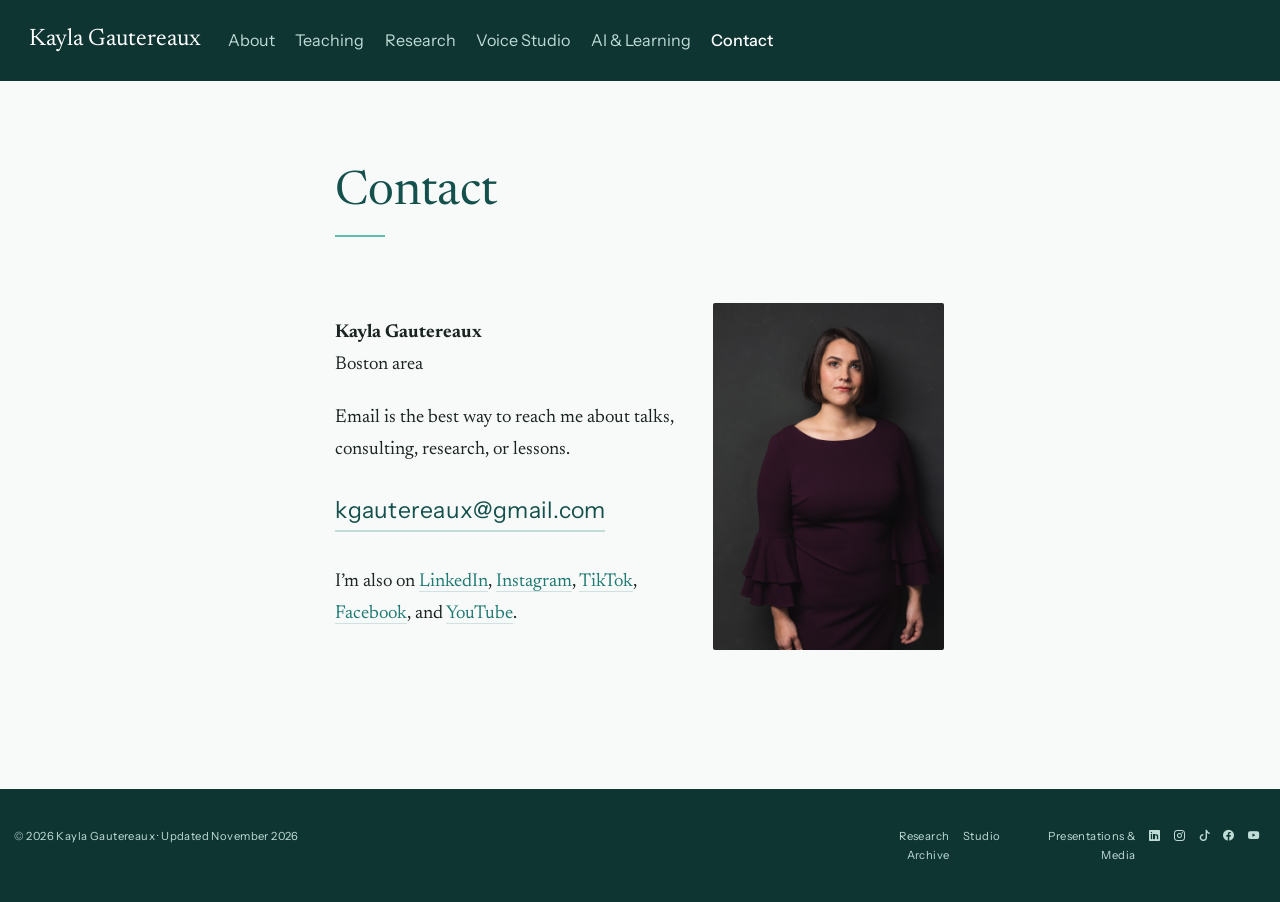
<file: contact.html>
<!DOCTYPE html>
<html xmlns="http://www.w3.org/1999/xhtml" lang="en" xml:lang="en"><head>

<meta charset="utf-8">
<meta name="generator" content="quarto-1.6.42">

<meta name="viewport" content="width=device-width, initial-scale=1.0, user-scalable=yes">

<meta name="description" content="Contact Kayla Gautereaux about speaking, consulting, research collaboration, or private lessons.">

<title>Contact – Kayla Gautereaux</title>
<style>
code{white-space: pre-wrap;}
span.smallcaps{font-variant: small-caps;}
div.columns{display: flex; gap: min(4vw, 1.5em);}
div.column{flex: auto; overflow-x: auto;}
div.hanging-indent{margin-left: 1.5em; text-indent: -1.5em;}
ul.task-list{list-style: none;}
ul.task-list li input[type="checkbox"] {
  width: 0.8em;
  margin: 0 0.8em 0.2em -1em; /* quarto-specific, see https://github.com/quarto-dev/quarto-cli/issues/4556 */ 
  vertical-align: middle;
}
</style>


<script src="site_libs/quarto-nav/quarto-nav.js"></script>
<script src="site_libs/quarto-nav/headroom.min.js"></script>
<link href="./favicon.svg" rel="icon" type="image/svg+xml">
<script src="site_libs/clipboard/clipboard.min.js"></script>
<script src="site_libs/quarto-html/quarto.js"></script>
<script src="site_libs/quarto-html/popper.min.js"></script>
<script src="site_libs/quarto-html/tippy.umd.min.js"></script>
<script src="site_libs/quarto-html/anchor.min.js"></script>
<link href="site_libs/quarto-html/tippy.css" rel="stylesheet">
<link href="site_libs/quarto-html/quarto-syntax-highlighting-08462e96cf79fbc63e40d1d92c0c41ab.css" rel="stylesheet" id="quarto-text-highlighting-styles">
<script src="site_libs/bootstrap/bootstrap.min.js"></script>
<link href="site_libs/bootstrap/bootstrap-icons.css" rel="stylesheet">
<link href="site_libs/bootstrap/bootstrap-71cdd8ec5e81ec9384e5b8a7ee792b8c.min.css" rel="stylesheet" append-hash="true" id="quarto-bootstrap" data-mode="light">
<script id="quarto-search-options" type="application/json">{
  "language": {
    "search-no-results-text": "No results",
    "search-matching-documents-text": "matching documents",
    "search-copy-link-title": "Copy link to search",
    "search-hide-matches-text": "Hide additional matches",
    "search-more-match-text": "more match in this document",
    "search-more-matches-text": "more matches in this document",
    "search-clear-button-title": "Clear",
    "search-text-placeholder": "",
    "search-detached-cancel-button-title": "Cancel",
    "search-submit-button-title": "Submit",
    "search-label": "Search"
  }
}</script>
<link rel="icon" type="image/png" sizes="32x32" href="./images/favicon-32.png">
<link rel="apple-touch-icon" href="./images/apple-touch-icon.png">
<meta name="theme-color" content="#0F3533">
<link rel="preconnect" href="https://fonts.googleapis.com">
<link rel="preconnect" href="https://fonts.gstatic.com" crossorigin="">
<link href="https://fonts.googleapis.com/css2?family=Newsreader:ital,opsz,wght@0,6..72,300..600;1,6..72,300..600&amp;family=Instrument+Sans:wght@400;500;600&amp;display=swap" rel="stylesheet">


<link rel="stylesheet" href="styles.css">
<meta property="og:title" content="Contact – Kayla Gautereaux">
<meta property="og:description" content="Contact Kayla Gautereaux about speaking, consulting, research collaboration, or private lessons.">
<meta property="og:image" content="https://kaylagautereaux.com/images/og-card.jpg">
<meta property="og:site_name" content="Kayla Gautereaux">
<meta property="og:locale" content="en_US">
<meta name="twitter:title" content="Contact – Kayla Gautereaux">
<meta name="twitter:description" content="Contact Kayla Gautereaux about speaking, consulting, research collaboration, or private lessons.">
<meta name="twitter:image" content="https://kaylagautereaux.com/images/og-card.jpg">
<meta name="twitter:card" content="summary_large_image">
</head>

<body class="nav-fixed fullcontent">

<div id="quarto-search-results"></div>
  <header id="quarto-header" class="headroom fixed-top">
    <nav class="navbar navbar-expand-lg " data-bs-theme="dark">
      <div class="navbar-container container-fluid">
      <div class="navbar-brand-container mx-auto">
    <a class="navbar-brand" href="./index.html">
    <span class="navbar-title">Kayla Gautereaux</span>
    </a>
  </div>
          <button class="navbar-toggler" type="button" data-bs-toggle="collapse" data-bs-target="#navbarCollapse" aria-controls="navbarCollapse" role="menu" aria-expanded="false" aria-label="Toggle navigation" onclick="if (window.quartoToggleHeadroom) { window.quartoToggleHeadroom(); }">
  <span class="navbar-toggler-icon"></span>
</button>
          <div class="collapse navbar-collapse" id="navbarCollapse">
            <ul class="navbar-nav navbar-nav-scroll me-auto">
  <li class="nav-item">
    <a class="nav-link" href="./about.html"> 
<span class="menu-text">About</span></a>
  </li>  
  <li class="nav-item">
    <a class="nav-link" href="./teaching.html"> 
<span class="menu-text">Teaching</span></a>
  </li>  
  <li class="nav-item">
    <a class="nav-link" href="https://research.kaylagautereaux.com"> 
<span class="menu-text">Research</span></a>
  </li>  
  <li class="nav-item">
    <a class="nav-link" href="https://studio.kaylagautereaux.com"> 
<span class="menu-text">Voice Studio</span></a>
  </li>  
  <li class="nav-item">
    <a class="nav-link" href="./ai-learning.html"> 
<span class="menu-text">AI &amp; Learning</span></a>
  </li>  
  <li class="nav-item">
    <a class="nav-link active" href="./contact.html" aria-current="page"> 
<span class="menu-text">Contact</span></a>
  </li>  
</ul>
          </div> <!-- /navcollapse -->
            <div class="quarto-navbar-tools">
</div>
      </div> <!-- /container-fluid -->
    </nav>
</header>
<!-- content -->
<div id="quarto-content" class="quarto-container page-columns page-rows-contents page-layout-article page-navbar">
<!-- sidebar -->
<!-- margin-sidebar -->
    
<!-- main -->
<main class="content" id="quarto-document-content">

<header id="title-block-header" class="quarto-title-block default">
<div class="quarto-title">
<h1 class="title">Contact</h1>
</div>

<div>
  <div class="description">
    Contact Kayla Gautereaux about speaking, consulting, research collaboration, or private lessons.
  </div>
</div>


<div class="quarto-title-meta">

    
  
    
  </div>
  


</header>


<div class="content-section">
<p><img src="images/about-accent.jpg" class="portrait img-fluid" alt="Kayla Gautereaux smiling, in a plum dress against a dark backdrop"></p>
<p><strong>Kayla Gautereaux</strong><br>
Boston area</p>
<p>Email is the best way to reach me about talks, consulting, research, or lessons.</p>
<p><a href="mailto:kgautereaux@gmail.com" class="contact-email">kgautereaux@gmail.com</a></p>
<p>I’m also on <a href="https://linkedin.com/in/kaylagautereaux">LinkedIn</a>, <a href="https://instagram.com/kaylajanegautereaux">Instagram</a>, <a href="https://www.tiktok.com/@kaylajanegauterea">TikTok</a>, <a href="https://www.facebook.com/KaylaGautereaux">Facebook</a>, and <a href="https://youtube.com/@voiceboxchannel">YouTube</a>.</p>
</div>



</main> <!-- /main -->
<script id="quarto-html-after-body" type="application/javascript">
window.document.addEventListener("DOMContentLoaded", function (event) {
  const toggleBodyColorMode = (bsSheetEl) => {
    const mode = bsSheetEl.getAttribute("data-mode");
    const bodyEl = window.document.querySelector("body");
    if (mode === "dark") {
      bodyEl.classList.add("quarto-dark");
      bodyEl.classList.remove("quarto-light");
    } else {
      bodyEl.classList.add("quarto-light");
      bodyEl.classList.remove("quarto-dark");
    }
  }
  const toggleBodyColorPrimary = () => {
    const bsSheetEl = window.document.querySelector("link#quarto-bootstrap");
    if (bsSheetEl) {
      toggleBodyColorMode(bsSheetEl);
    }
  }
  toggleBodyColorPrimary();  
  const icon = "";
  const anchorJS = new window.AnchorJS();
  anchorJS.options = {
    placement: 'right',
    icon: icon
  };
  anchorJS.add('.anchored');
  const isCodeAnnotation = (el) => {
    for (const clz of el.classList) {
      if (clz.startsWith('code-annotation-')) {                     
        return true;
      }
    }
    return false;
  }
  const onCopySuccess = function(e) {
    // button target
    const button = e.trigger;
    // don't keep focus
    button.blur();
    // flash "checked"
    button.classList.add('code-copy-button-checked');
    var currentTitle = button.getAttribute("title");
    button.setAttribute("title", "Copied!");
    let tooltip;
    if (window.bootstrap) {
      button.setAttribute("data-bs-toggle", "tooltip");
      button.setAttribute("data-bs-placement", "left");
      button.setAttribute("data-bs-title", "Copied!");
      tooltip = new bootstrap.Tooltip(button, 
        { trigger: "manual", 
          customClass: "code-copy-button-tooltip",
          offset: [0, -8]});
      tooltip.show();    
    }
    setTimeout(function() {
      if (tooltip) {
        tooltip.hide();
        button.removeAttribute("data-bs-title");
        button.removeAttribute("data-bs-toggle");
        button.removeAttribute("data-bs-placement");
      }
      button.setAttribute("title", currentTitle);
      button.classList.remove('code-copy-button-checked');
    }, 1000);
    // clear code selection
    e.clearSelection();
  }
  const getTextToCopy = function(trigger) {
      const codeEl = trigger.previousElementSibling.cloneNode(true);
      for (const childEl of codeEl.children) {
        if (isCodeAnnotation(childEl)) {
          childEl.remove();
        }
      }
      return codeEl.innerText;
  }
  const clipboard = new window.ClipboardJS('.code-copy-button:not([data-in-quarto-modal])', {
    text: getTextToCopy
  });
  clipboard.on('success', onCopySuccess);
  if (window.document.getElementById('quarto-embedded-source-code-modal')) {
    const clipboardModal = new window.ClipboardJS('.code-copy-button[data-in-quarto-modal]', {
      text: getTextToCopy,
      container: window.document.getElementById('quarto-embedded-source-code-modal')
    });
    clipboardModal.on('success', onCopySuccess);
  }
    var localhostRegex = new RegExp(/^(?:http|https):\/\/localhost\:?[0-9]*\//);
    var mailtoRegex = new RegExp(/^mailto:/);
      var filterRegex = new RegExp("https:\/\/kaylagautereaux\.com");
    var isInternal = (href) => {
        return filterRegex.test(href) || localhostRegex.test(href) || mailtoRegex.test(href);
    }
    // Inspect non-navigation links and adorn them if external
 	var links = window.document.querySelectorAll('a[href]:not(.nav-link):not(.navbar-brand):not(.toc-action):not(.sidebar-link):not(.sidebar-item-toggle):not(.pagination-link):not(.no-external):not([aria-hidden]):not(.dropdown-item):not(.quarto-navigation-tool):not(.about-link)');
    for (var i=0; i<links.length; i++) {
      const link = links[i];
      if (!isInternal(link.href)) {
        // undo the damage that might have been done by quarto-nav.js in the case of
        // links that we want to consider external
        if (link.dataset.originalHref !== undefined) {
          link.href = link.dataset.originalHref;
        }
      }
    }
  function tippyHover(el, contentFn, onTriggerFn, onUntriggerFn) {
    const config = {
      allowHTML: true,
      maxWidth: 500,
      delay: 100,
      arrow: false,
      appendTo: function(el) {
          return el.parentElement;
      },
      interactive: true,
      interactiveBorder: 10,
      theme: 'quarto',
      placement: 'bottom-start',
    };
    if (contentFn) {
      config.content = contentFn;
    }
    if (onTriggerFn) {
      config.onTrigger = onTriggerFn;
    }
    if (onUntriggerFn) {
      config.onUntrigger = onUntriggerFn;
    }
    window.tippy(el, config); 
  }
  const noterefs = window.document.querySelectorAll('a[role="doc-noteref"]');
  for (var i=0; i<noterefs.length; i++) {
    const ref = noterefs[i];
    tippyHover(ref, function() {
      // use id or data attribute instead here
      let href = ref.getAttribute('data-footnote-href') || ref.getAttribute('href');
      try { href = new URL(href).hash; } catch {}
      const id = href.replace(/^#\/?/, "");
      const note = window.document.getElementById(id);
      if (note) {
        return note.innerHTML;
      } else {
        return "";
      }
    });
  }
  const xrefs = window.document.querySelectorAll('a.quarto-xref');
  const processXRef = (id, note) => {
    // Strip column container classes
    const stripColumnClz = (el) => {
      el.classList.remove("page-full", "page-columns");
      if (el.children) {
        for (const child of el.children) {
          stripColumnClz(child);
        }
      }
    }
    stripColumnClz(note)
    if (id === null || id.startsWith('sec-')) {
      // Special case sections, only their first couple elements
      const container = document.createElement("div");
      if (note.children && note.children.length > 2) {
        container.appendChild(note.children[0].cloneNode(true));
        for (let i = 1; i < note.children.length; i++) {
          const child = note.children[i];
          if (child.tagName === "P" && child.innerText === "") {
            continue;
          } else {
            container.appendChild(child.cloneNode(true));
            break;
          }
        }
        if (window.Quarto?.typesetMath) {
          window.Quarto.typesetMath(container);
        }
        return container.innerHTML
      } else {
        if (window.Quarto?.typesetMath) {
          window.Quarto.typesetMath(note);
        }
        return note.innerHTML;
      }
    } else {
      // Remove any anchor links if they are present
      const anchorLink = note.querySelector('a.anchorjs-link');
      if (anchorLink) {
        anchorLink.remove();
      }
      if (window.Quarto?.typesetMath) {
        window.Quarto.typesetMath(note);
      }
      if (note.classList.contains("callout")) {
        return note.outerHTML;
      } else {
        return note.innerHTML;
      }
    }
  }
  for (var i=0; i<xrefs.length; i++) {
    const xref = xrefs[i];
    tippyHover(xref, undefined, function(instance) {
      instance.disable();
      let url = xref.getAttribute('href');
      let hash = undefined; 
      if (url.startsWith('#')) {
        hash = url;
      } else {
        try { hash = new URL(url).hash; } catch {}
      }
      if (hash) {
        const id = hash.replace(/^#\/?/, "");
        const note = window.document.getElementById(id);
        if (note !== null) {
          try {
            const html = processXRef(id, note.cloneNode(true));
            instance.setContent(html);
          } finally {
            instance.enable();
            instance.show();
          }
        } else {
          // See if we can fetch this
          fetch(url.split('#')[0])
          .then(res => res.text())
          .then(html => {
            const parser = new DOMParser();
            const htmlDoc = parser.parseFromString(html, "text/html");
            const note = htmlDoc.getElementById(id);
            if (note !== null) {
              const html = processXRef(id, note);
              instance.setContent(html);
            } 
          }).finally(() => {
            instance.enable();
            instance.show();
          });
        }
      } else {
        // See if we can fetch a full url (with no hash to target)
        // This is a special case and we should probably do some content thinning / targeting
        fetch(url)
        .then(res => res.text())
        .then(html => {
          const parser = new DOMParser();
          const htmlDoc = parser.parseFromString(html, "text/html");
          const note = htmlDoc.querySelector('main.content');
          if (note !== null) {
            // This should only happen for chapter cross references
            // (since there is no id in the URL)
            // remove the first header
            if (note.children.length > 0 && note.children[0].tagName === "HEADER") {
              note.children[0].remove();
            }
            const html = processXRef(null, note);
            instance.setContent(html);
          } 
        }).finally(() => {
          instance.enable();
          instance.show();
        });
      }
    }, function(instance) {
    });
  }
      let selectedAnnoteEl;
      const selectorForAnnotation = ( cell, annotation) => {
        let cellAttr = 'data-code-cell="' + cell + '"';
        let lineAttr = 'data-code-annotation="' +  annotation + '"';
        const selector = 'span[' + cellAttr + '][' + lineAttr + ']';
        return selector;
      }
      const selectCodeLines = (annoteEl) => {
        const doc = window.document;
        const targetCell = annoteEl.getAttribute("data-target-cell");
        const targetAnnotation = annoteEl.getAttribute("data-target-annotation");
        const annoteSpan = window.document.querySelector(selectorForAnnotation(targetCell, targetAnnotation));
        const lines = annoteSpan.getAttribute("data-code-lines").split(",");
        const lineIds = lines.map((line) => {
          return targetCell + "-" + line;
        })
        let top = null;
        let height = null;
        let parent = null;
        if (lineIds.length > 0) {
            //compute the position of the single el (top and bottom and make a div)
            const el = window.document.getElementById(lineIds[0]);
            top = el.offsetTop;
            height = el.offsetHeight;
            parent = el.parentElement.parentElement;
          if (lineIds.length > 1) {
            const lastEl = window.document.getElementById(lineIds[lineIds.length - 1]);
            const bottom = lastEl.offsetTop + lastEl.offsetHeight;
            height = bottom - top;
          }
          if (top !== null && height !== null && parent !== null) {
            // cook up a div (if necessary) and position it 
            let div = window.document.getElementById("code-annotation-line-highlight");
            if (div === null) {
              div = window.document.createElement("div");
              div.setAttribute("id", "code-annotation-line-highlight");
              div.style.position = 'absolute';
              parent.appendChild(div);
            }
            div.style.top = top - 2 + "px";
            div.style.height = height + 4 + "px";
            div.style.left = 0;
            let gutterDiv = window.document.getElementById("code-annotation-line-highlight-gutter");
            if (gutterDiv === null) {
              gutterDiv = window.document.createElement("div");
              gutterDiv.setAttribute("id", "code-annotation-line-highlight-gutter");
              gutterDiv.style.position = 'absolute';
              const codeCell = window.document.getElementById(targetCell);
              const gutter = codeCell.querySelector('.code-annotation-gutter');
              gutter.appendChild(gutterDiv);
            }
            gutterDiv.style.top = top - 2 + "px";
            gutterDiv.style.height = height + 4 + "px";
          }
          selectedAnnoteEl = annoteEl;
        }
      };
      const unselectCodeLines = () => {
        const elementsIds = ["code-annotation-line-highlight", "code-annotation-line-highlight-gutter"];
        elementsIds.forEach((elId) => {
          const div = window.document.getElementById(elId);
          if (div) {
            div.remove();
          }
        });
        selectedAnnoteEl = undefined;
      };
        // Handle positioning of the toggle
    window.addEventListener(
      "resize",
      throttle(() => {
        elRect = undefined;
        if (selectedAnnoteEl) {
          selectCodeLines(selectedAnnoteEl);
        }
      }, 10)
    );
    function throttle(fn, ms) {
    let throttle = false;
    let timer;
      return (...args) => {
        if(!throttle) { // first call gets through
            fn.apply(this, args);
            throttle = true;
        } else { // all the others get throttled
            if(timer) clearTimeout(timer); // cancel #2
            timer = setTimeout(() => {
              fn.apply(this, args);
              timer = throttle = false;
            }, ms);
        }
      };
    }
      // Attach click handler to the DT
      const annoteDls = window.document.querySelectorAll('dt[data-target-cell]');
      for (const annoteDlNode of annoteDls) {
        annoteDlNode.addEventListener('click', (event) => {
          const clickedEl = event.target;
          if (clickedEl !== selectedAnnoteEl) {
            unselectCodeLines();
            const activeEl = window.document.querySelector('dt[data-target-cell].code-annotation-active');
            if (activeEl) {
              activeEl.classList.remove('code-annotation-active');
            }
            selectCodeLines(clickedEl);
            clickedEl.classList.add('code-annotation-active');
          } else {
            // Unselect the line
            unselectCodeLines();
            clickedEl.classList.remove('code-annotation-active');
          }
        });
      }
  const findCites = (el) => {
    const parentEl = el.parentElement;
    if (parentEl) {
      const cites = parentEl.dataset.cites;
      if (cites) {
        return {
          el,
          cites: cites.split(' ')
        };
      } else {
        return findCites(el.parentElement)
      }
    } else {
      return undefined;
    }
  };
  var bibliorefs = window.document.querySelectorAll('a[role="doc-biblioref"]');
  for (var i=0; i<bibliorefs.length; i++) {
    const ref = bibliorefs[i];
    const citeInfo = findCites(ref);
    if (citeInfo) {
      tippyHover(citeInfo.el, function() {
        var popup = window.document.createElement('div');
        citeInfo.cites.forEach(function(cite) {
          var citeDiv = window.document.createElement('div');
          citeDiv.classList.add('hanging-indent');
          citeDiv.classList.add('csl-entry');
          var biblioDiv = window.document.getElementById('ref-' + cite);
          if (biblioDiv) {
            citeDiv.innerHTML = biblioDiv.innerHTML;
          }
          popup.appendChild(citeDiv);
        });
        return popup.innerHTML;
      });
    }
  }
});
</script>
</div> <!-- /content -->
<footer class="footer">
  <div class="nav-footer">
    <div class="nav-footer-left">
<p>© 2026 Kayla Gautereaux · Updated November 2026</p>
</div>   
    <div class="nav-footer-center">
      &nbsp;
    </div>
    <div class="nav-footer-right">
      <ul class="footer-items list-unstyled">
    <li class="nav-item">
    <a class="nav-link" href="https://research.kaylagautereaux.com">
<p>Research Archive</p>
</a>
  </li>  
    <li class="nav-item">
    <a class="nav-link" href="https://studio.kaylagautereaux.com">
<p>Studio</p>
</a>
  </li>  
    <li class="nav-item">
    <a class="nav-link" href="./speaking.html">
<p>Presentations &amp; Media</p>
</a>
  </li>  
    <li class="nav-item compact">
    <a class="nav-link" href="https://linkedin.com/in/kaylagautereaux">
      <i class="bi bi-linkedin" role="img" aria-label="LinkedIn">
</i> 
    </a>
  </li>  
    <li class="nav-item compact">
    <a class="nav-link" href="https://instagram.com/kaylajanegautereaux">
      <i class="bi bi-instagram" role="img" aria-label="Instagram">
</i> 
    </a>
  </li>  
    <li class="nav-item compact">
    <a class="nav-link" href="https://www.tiktok.com/@kaylajanegauterea">
      <i class="bi bi-tiktok" role="img" aria-label="TikTok">
</i> 
    </a>
  </li>  
    <li class="nav-item compact">
    <a class="nav-link" href="https://www.facebook.com/KaylaGautereaux">
      <i class="bi bi-facebook" role="img" aria-label="Facebook">
</i> 
    </a>
  </li>  
    <li class="nav-item compact">
    <a class="nav-link" href="https://youtube.com/@voiceboxchannel">
      <i class="bi bi-youtube" role="img" aria-label="YouTube">
</i> 
    </a>
  </li>  
</ul>
    </div>
  </div>
</footer>




</body></html>
</file>
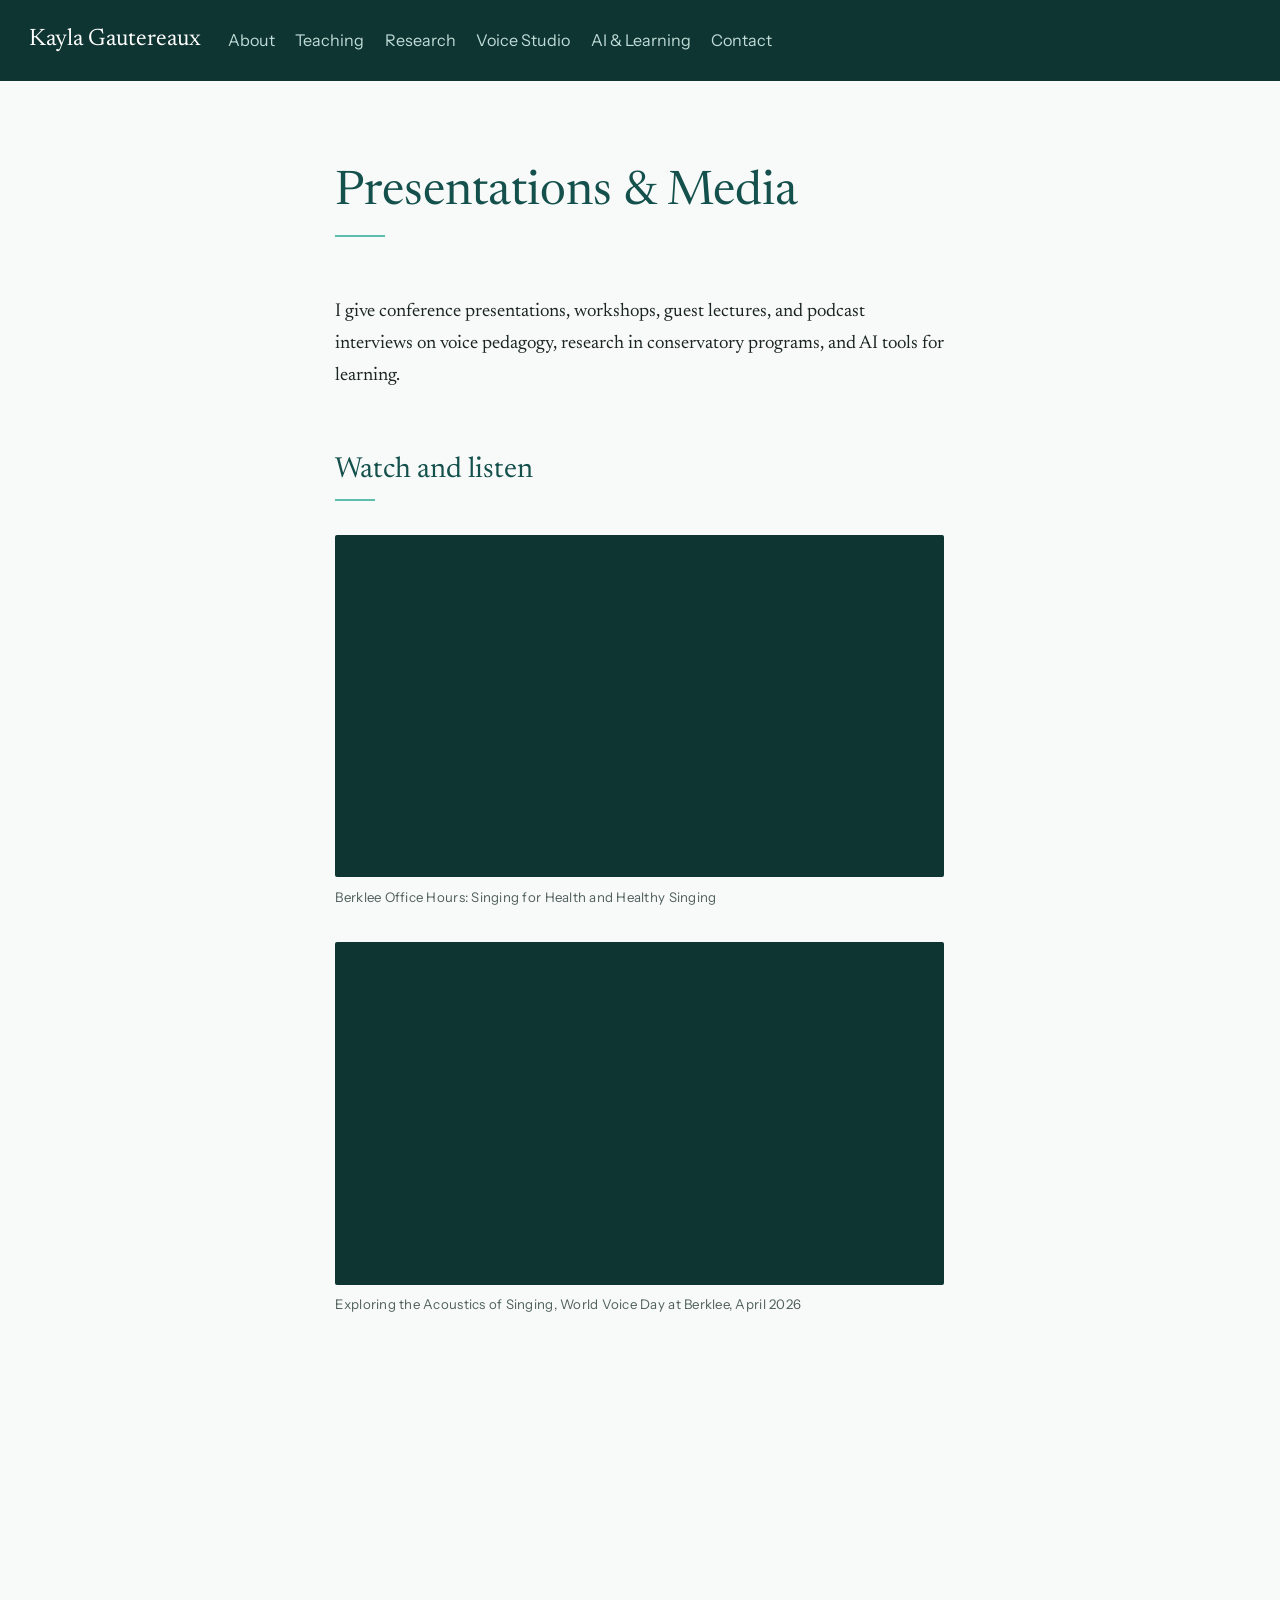
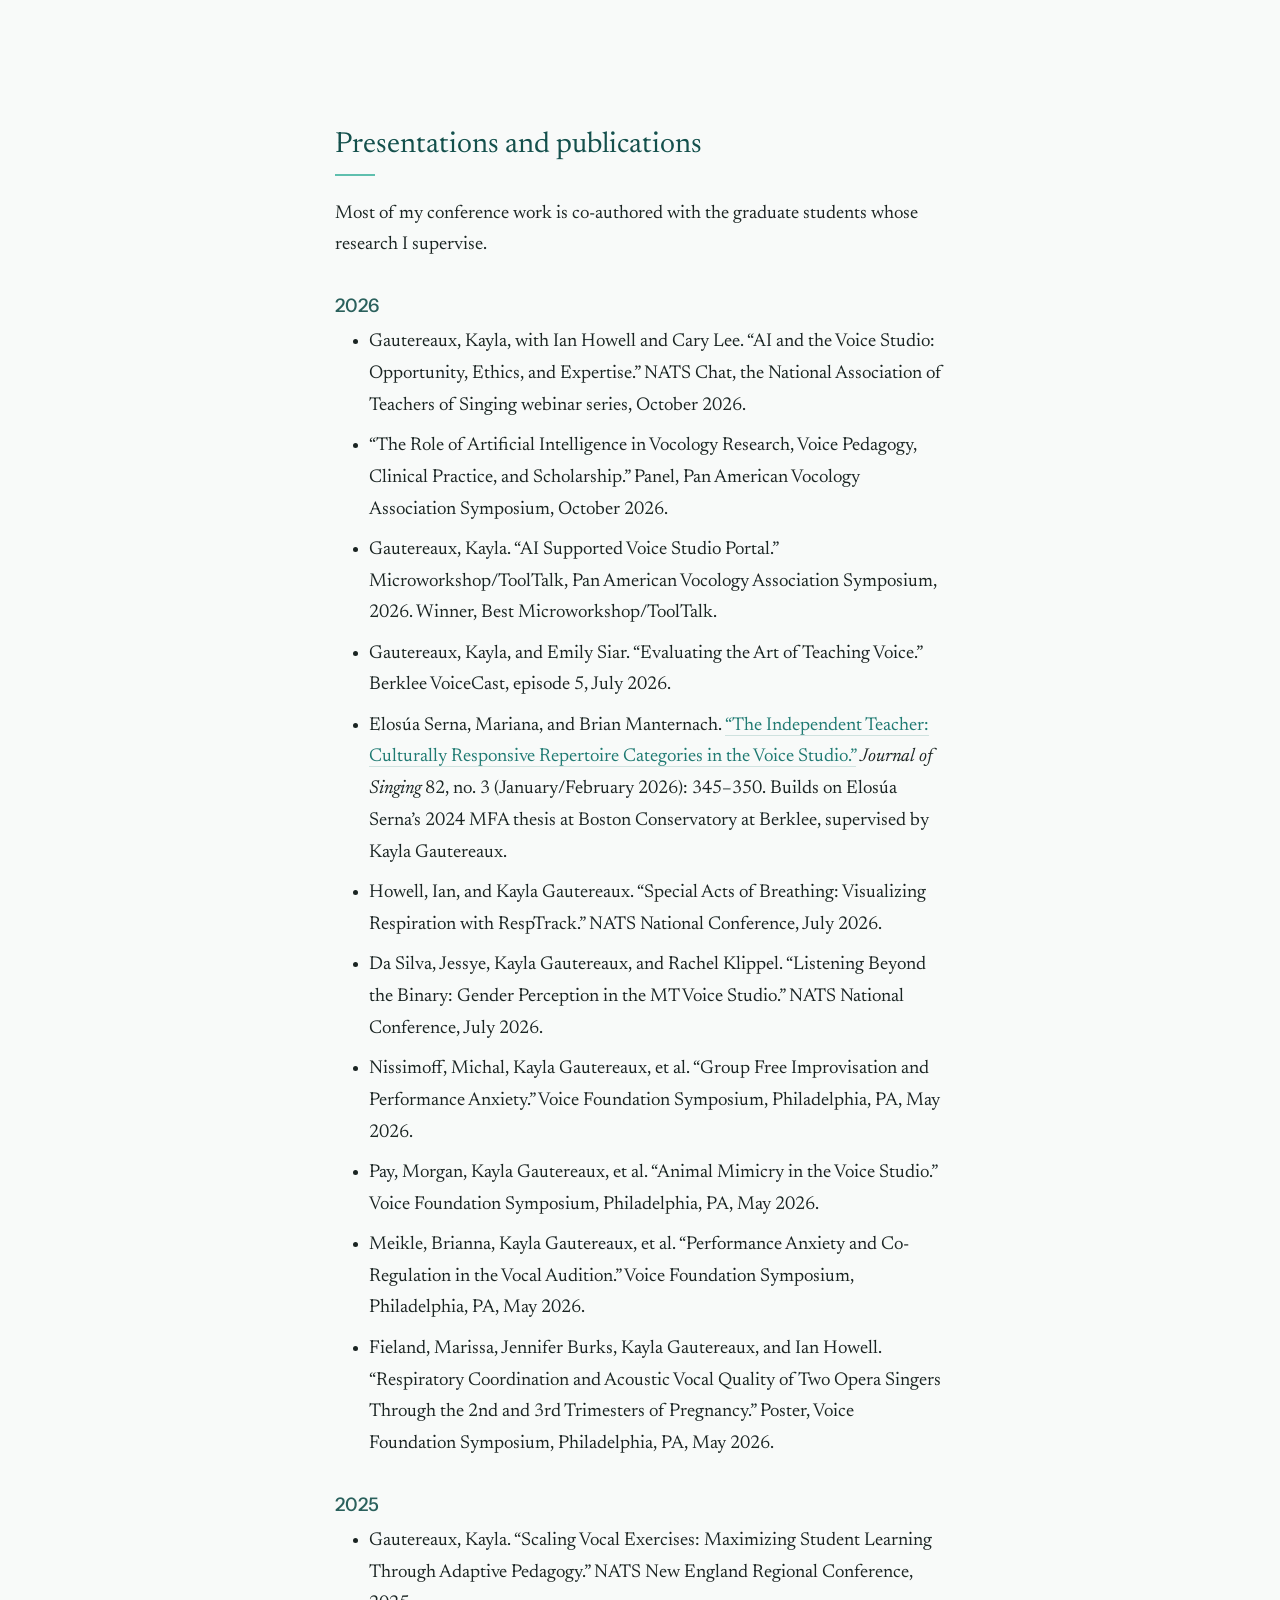
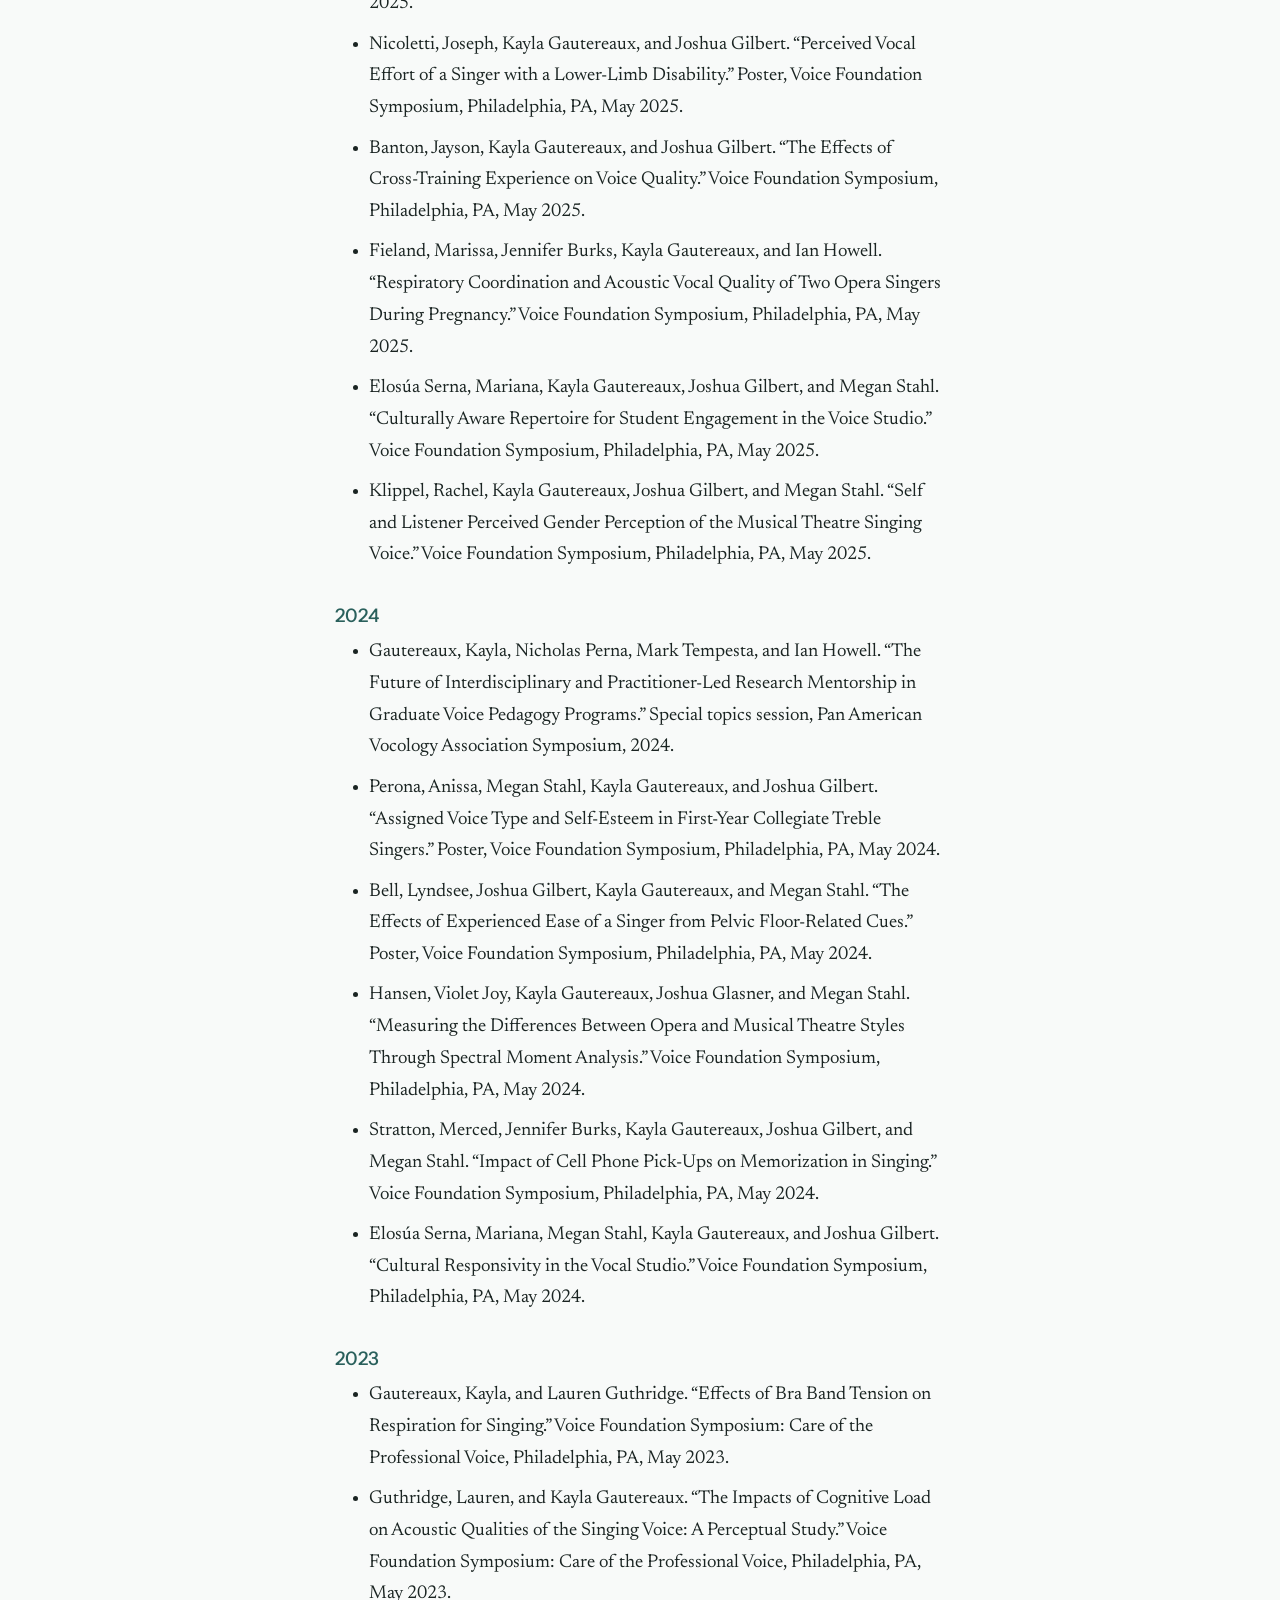
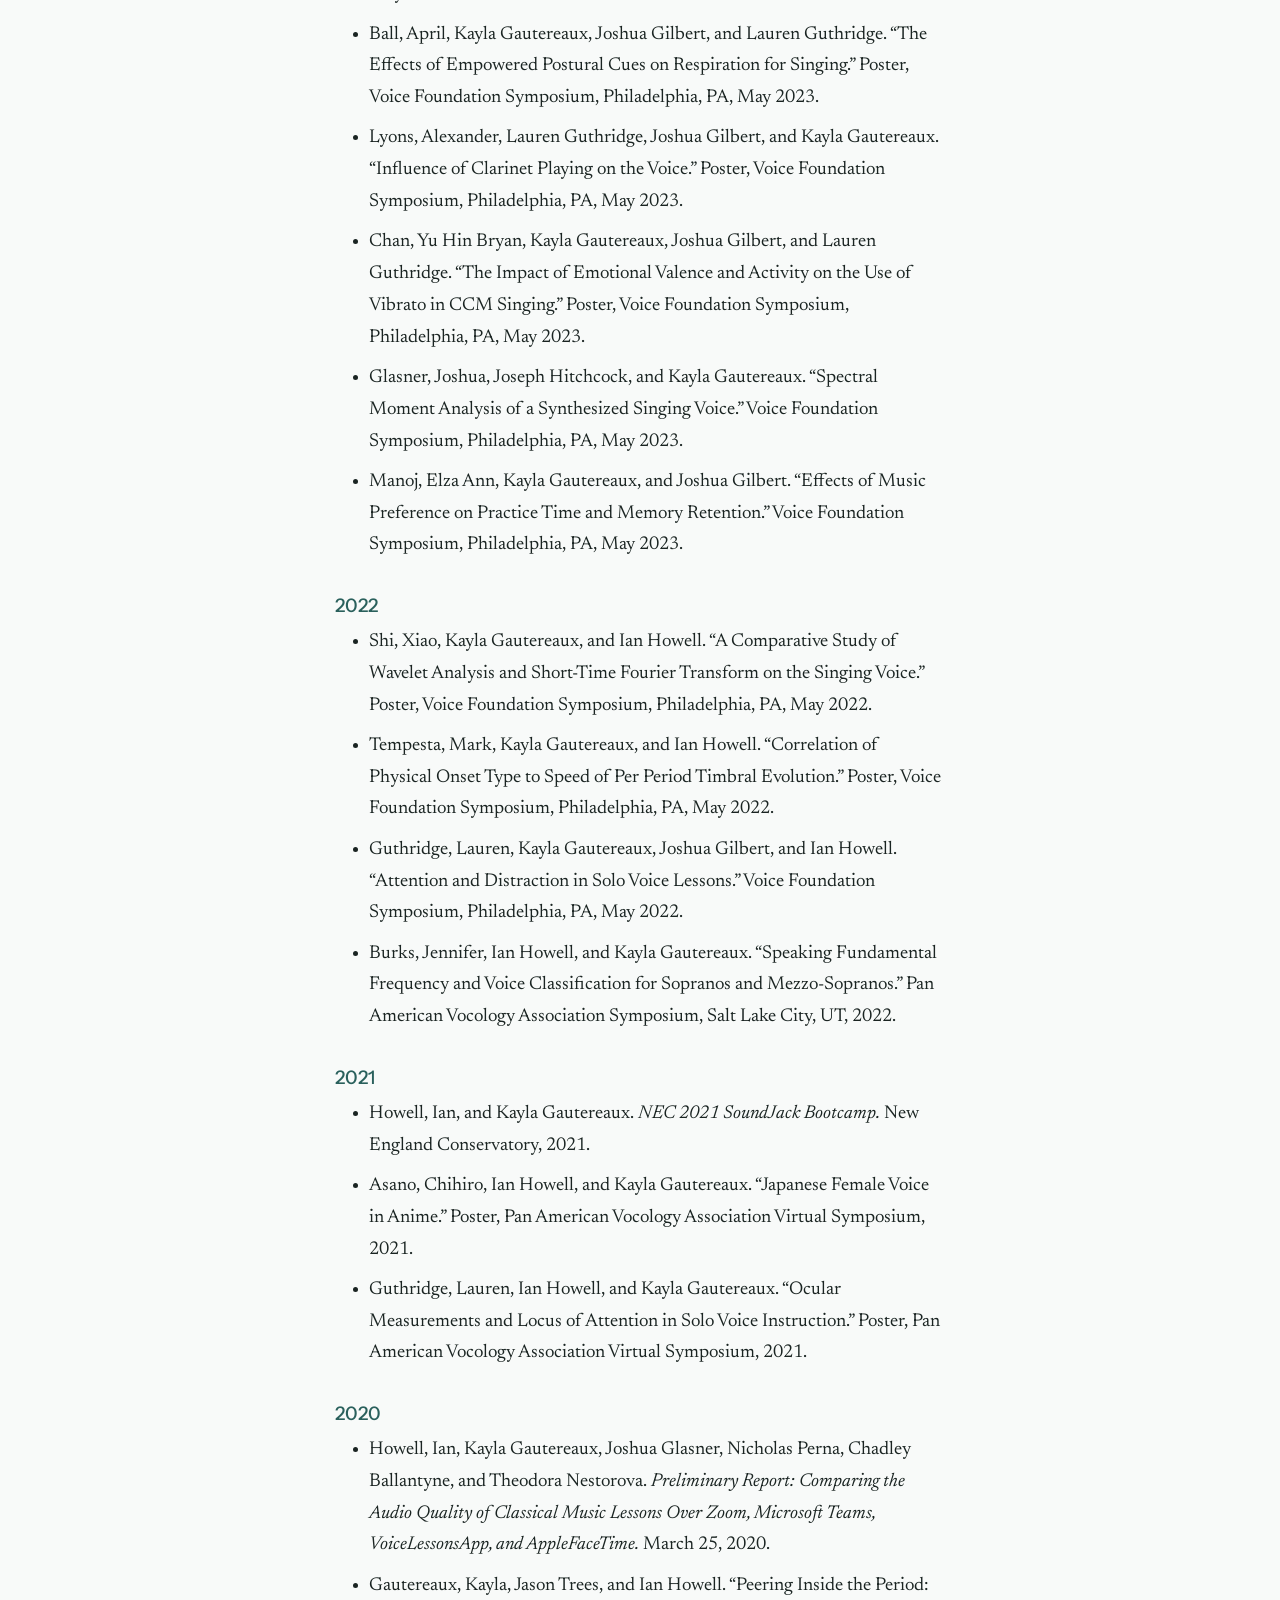
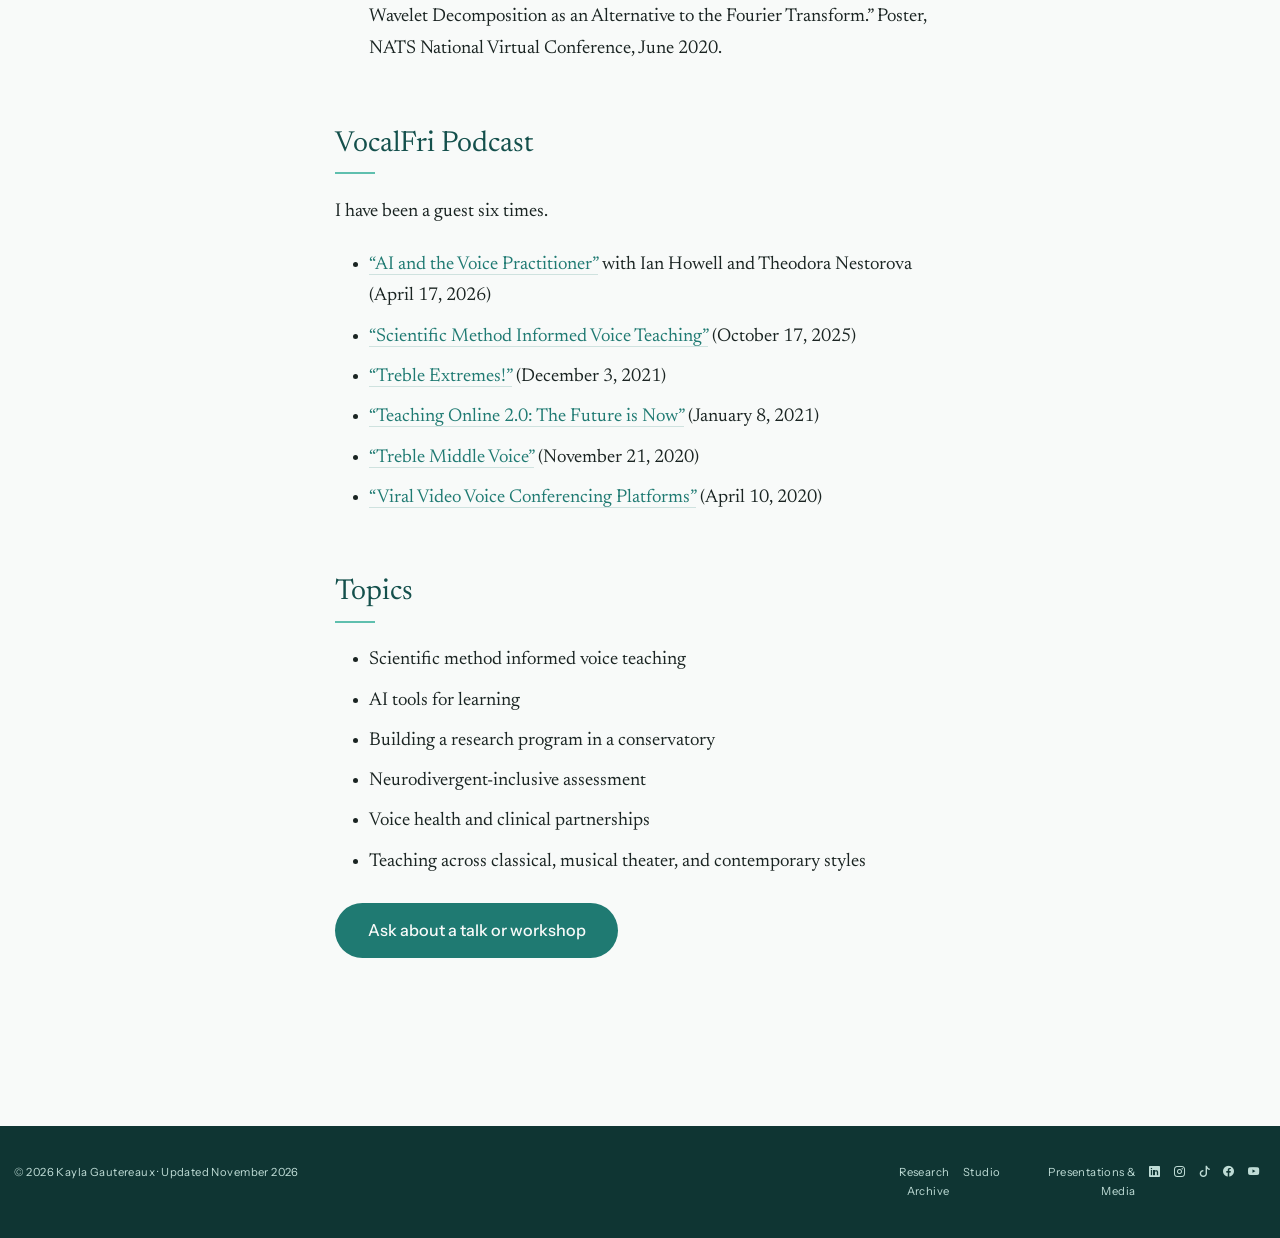
<file: speaking.html>
<!DOCTYPE html>
<html xmlns="http://www.w3.org/1999/xhtml" lang="en" xml:lang="en"><head>

<meta charset="utf-8">
<meta name="generator" content="quarto-1.6.42">

<meta name="viewport" content="width=device-width, initial-scale=1.0, user-scalable=yes">

<meta name="description" content="Presentations, publications, podcasts, and media by Kayla Gautereaux on voice pedagogy, graduate research, and AI in teaching and learning.">

<title>Presentations &amp; Media – Kayla Gautereaux</title>
<style>
code{white-space: pre-wrap;}
span.smallcaps{font-variant: small-caps;}
div.columns{display: flex; gap: min(4vw, 1.5em);}
div.column{flex: auto; overflow-x: auto;}
div.hanging-indent{margin-left: 1.5em; text-indent: -1.5em;}
ul.task-list{list-style: none;}
ul.task-list li input[type="checkbox"] {
  width: 0.8em;
  margin: 0 0.8em 0.2em -1em; /* quarto-specific, see https://github.com/quarto-dev/quarto-cli/issues/4556 */ 
  vertical-align: middle;
}
</style>


<script src="site_libs/quarto-nav/quarto-nav.js"></script>
<script src="site_libs/quarto-nav/headroom.min.js"></script>
<link href="./favicon.svg" rel="icon" type="image/svg+xml">
<script src="site_libs/clipboard/clipboard.min.js"></script>
<script src="site_libs/quarto-html/quarto.js"></script>
<script src="site_libs/quarto-html/popper.min.js"></script>
<script src="site_libs/quarto-html/tippy.umd.min.js"></script>
<script src="site_libs/quarto-html/anchor.min.js"></script>
<link href="site_libs/quarto-html/tippy.css" rel="stylesheet">
<link href="site_libs/quarto-html/quarto-syntax-highlighting-08462e96cf79fbc63e40d1d92c0c41ab.css" rel="stylesheet" id="quarto-text-highlighting-styles">
<script src="site_libs/bootstrap/bootstrap.min.js"></script>
<link href="site_libs/bootstrap/bootstrap-icons.css" rel="stylesheet">
<link href="site_libs/bootstrap/bootstrap-71cdd8ec5e81ec9384e5b8a7ee792b8c.min.css" rel="stylesheet" append-hash="true" id="quarto-bootstrap" data-mode="light">
<script id="quarto-search-options" type="application/json">{
  "language": {
    "search-no-results-text": "No results",
    "search-matching-documents-text": "matching documents",
    "search-copy-link-title": "Copy link to search",
    "search-hide-matches-text": "Hide additional matches",
    "search-more-match-text": "more match in this document",
    "search-more-matches-text": "more matches in this document",
    "search-clear-button-title": "Clear",
    "search-text-placeholder": "",
    "search-detached-cancel-button-title": "Cancel",
    "search-submit-button-title": "Submit",
    "search-label": "Search"
  }
}</script>
<link rel="icon" type="image/png" sizes="32x32" href="./images/favicon-32.png">
<link rel="apple-touch-icon" href="./images/apple-touch-icon.png">
<meta name="theme-color" content="#0F3533">
<link rel="preconnect" href="https://fonts.googleapis.com">
<link rel="preconnect" href="https://fonts.gstatic.com" crossorigin="">
<link href="https://fonts.googleapis.com/css2?family=Newsreader:ital,opsz,wght@0,6..72,300..600;1,6..72,300..600&amp;family=Instrument+Sans:wght@400;500;600&amp;display=swap" rel="stylesheet">


<link rel="stylesheet" href="styles.css">
<meta property="og:title" content="Presentations &amp; Media – Kayla Gautereaux">
<meta property="og:description" content="Presentations, publications, podcasts, and media by Kayla Gautereaux on voice pedagogy, graduate research, and AI in teaching and learning.">
<meta property="og:image" content="https://kaylagautereaux.com/images/og-speaking.jpg">
<meta property="og:site_name" content="Kayla Gautereaux">
<meta property="og:locale" content="en_US">
<meta name="twitter:title" content="Presentations &amp; Media – Kayla Gautereaux">
<meta name="twitter:description" content="Presentations, publications, podcasts, and media by Kayla Gautereaux on voice pedagogy, graduate research, and AI in teaching and learning.">
<meta name="twitter:image" content="https://kaylagautereaux.com/images/og-speaking.jpg">
<meta name="twitter:card" content="summary_large_image">
</head>

<body class="nav-fixed fullcontent">

<div id="quarto-search-results"></div>
  <header id="quarto-header" class="headroom fixed-top">
    <nav class="navbar navbar-expand-lg " data-bs-theme="dark">
      <div class="navbar-container container-fluid">
      <div class="navbar-brand-container mx-auto">
    <a class="navbar-brand" href="./index.html">
    <span class="navbar-title">Kayla Gautereaux</span>
    </a>
  </div>
          <button class="navbar-toggler" type="button" data-bs-toggle="collapse" data-bs-target="#navbarCollapse" aria-controls="navbarCollapse" role="menu" aria-expanded="false" aria-label="Toggle navigation" onclick="if (window.quartoToggleHeadroom) { window.quartoToggleHeadroom(); }">
  <span class="navbar-toggler-icon"></span>
</button>
          <div class="collapse navbar-collapse" id="navbarCollapse">
            <ul class="navbar-nav navbar-nav-scroll me-auto">
  <li class="nav-item">
    <a class="nav-link" href="./about.html"> 
<span class="menu-text">About</span></a>
  </li>  
  <li class="nav-item">
    <a class="nav-link" href="./teaching.html"> 
<span class="menu-text">Teaching</span></a>
  </li>  
  <li class="nav-item">
    <a class="nav-link" href="https://research.kaylagautereaux.com"> 
<span class="menu-text">Research</span></a>
  </li>  
  <li class="nav-item">
    <a class="nav-link" href="https://studio.kaylagautereaux.com"> 
<span class="menu-text">Voice Studio</span></a>
  </li>  
  <li class="nav-item">
    <a class="nav-link" href="./ai-learning.html"> 
<span class="menu-text">AI &amp; Learning</span></a>
  </li>  
  <li class="nav-item">
    <a class="nav-link" href="./contact.html"> 
<span class="menu-text">Contact</span></a>
  </li>  
</ul>
          </div> <!-- /navcollapse -->
            <div class="quarto-navbar-tools">
</div>
      </div> <!-- /container-fluid -->
    </nav>
</header>
<!-- content -->
<div id="quarto-content" class="quarto-container page-columns page-rows-contents page-layout-article page-navbar">
<!-- sidebar -->
<!-- margin-sidebar -->
    
<!-- main -->
<main class="content" id="quarto-document-content">

<header id="title-block-header" class="quarto-title-block default">
<div class="quarto-title">
<h1 class="title">Presentations &amp; Media</h1>
</div>

<div>
  <div class="description">
    Presentations, publications, podcasts, and media by Kayla Gautereaux on voice pedagogy, graduate research, and AI in teaching and learning.
  </div>
</div>


<div class="quarto-title-meta">

    
  
    
  </div>
  


</header>


<div class="content-section">
<p>I give conference presentations, workshops, guest lectures, and podcast interviews on voice pedagogy, research in conservatory programs, and AI tools for learning.</p>
<section id="watch-and-listen" class="level2">
<h2 class="anchored" data-anchor-id="watch-and-listen">Watch and listen</h2>
<div class="video-embed">
<iframe src="https://www.youtube-nocookie.com/embed/H32-zdhTzq0?rel=0" title="Berklee Office Hours: Singing for Health and Healthy Singing" allow="encrypted-media; picture-in-picture; fullscreen" referrerpolicy="strict-origin-when-cross-origin" loading="lazy" allowfullscreen="">
</iframe>
</div>
<p><span class="video-caption">Berklee Office Hours: Singing for Health and Healthy Singing</span></p>
<div class="video-embed">
<iframe src="https://www.youtube-nocookie.com/embed/-FOSSUIun54?rel=0" title="Exploring the Acoustics of Singing for World Voice Day at Berklee" allow="encrypted-media; picture-in-picture; fullscreen" referrerpolicy="strict-origin-when-cross-origin" loading="lazy" allowfullscreen="">
</iframe>
</div>
<p><span class="video-caption">Exploring the Acoustics of Singing, World Voice Day at Berklee, April 2026</span></p>
<iframe title="AI and the Voice Practitioner, VocalFri Podcast" class="podcast-player" height="150" width="100%" scrolling="no" loading="lazy" src="https://www.podbean.com/player-v2/?i=2k3gu-1a9fb06&amp;share=0&amp;download=0">
</iframe>
<iframe title="Scientific Method Informed Voice Teaching, VocalFri Podcast" class="podcast-player" height="150" width="100%" scrolling="no" loading="lazy" src="https://www.podbean.com/player-v2/?i=88x5b-1998280&amp;share=0&amp;download=0">
</iframe>
</section>
<section id="presentations-and-publications" class="level2">
<h2 class="anchored" data-anchor-id="presentations-and-publications">Presentations and publications</h2>
<p>Most of my conference work is co-authored with the graduate students whose research I supervise.</p>
<section id="section" class="level3">
<h3 class="anchored" data-anchor-id="section">2026</h3>
<ul>
<li>Gautereaux, Kayla, with Ian Howell and Cary Lee. “AI and the Voice Studio: Opportunity, Ethics, and Expertise.” NATS Chat, the National Association of Teachers of Singing webinar series, October 2026.</li>
<li>“The Role of Artificial Intelligence in Vocology Research, Voice Pedagogy, Clinical Practice, and Scholarship.” Panel, Pan American Vocology Association Symposium, October 2026.</li>
<li>Gautereaux, Kayla. “AI Supported Voice Studio Portal.” Microworkshop/ToolTalk, Pan American Vocology Association Symposium, 2026. Winner, Best Microworkshop/ToolTalk.</li>
<li>Gautereaux, Kayla, and Emily Siar. “Evaluating the Art of Teaching Voice.” Berklee VoiceCast, episode 5, July 2026.</li>
<li>Elosúa Serna, Mariana, and Brian Manternach. <a href="https://doi.org/10.53830/sing.00189">“The Independent Teacher: Culturally Responsive Repertoire Categories in the Voice Studio.”</a> <em>Journal of Singing</em> 82, no. 3 (January/February 2026): 345–350. Builds on Elosúa Serna’s 2024 MFA thesis at Boston Conservatory at Berklee, supervised by Kayla Gautereaux.</li>
<li>Howell, Ian, and Kayla Gautereaux. “Special Acts of Breathing: Visualizing Respiration with RespTrack.” NATS National Conference, July 2026.</li>
<li>Da Silva, Jessye, Kayla Gautereaux, and Rachel Klippel. “Listening Beyond the Binary: Gender Perception in the MT Voice Studio.” NATS National Conference, July 2026.</li>
<li>Nissimoff, Michal, Kayla Gautereaux, et al.&nbsp;“Group Free Improvisation and Performance Anxiety.” Voice Foundation Symposium, Philadelphia, PA, May 2026.</li>
<li>Pay, Morgan, Kayla Gautereaux, et al.&nbsp;“Animal Mimicry in the Voice Studio.” Voice Foundation Symposium, Philadelphia, PA, May 2026.</li>
<li>Meikle, Brianna, Kayla Gautereaux, et al.&nbsp;“Performance Anxiety and Co-Regulation in the Vocal Audition.” Voice Foundation Symposium, Philadelphia, PA, May 2026.</li>
<li>Fieland, Marissa, Jennifer Burks, Kayla Gautereaux, and Ian Howell. “Respiratory Coordination and Acoustic Vocal Quality of Two Opera Singers Through the 2nd and 3rd Trimesters of Pregnancy.” Poster, Voice Foundation Symposium, Philadelphia, PA, May 2026.</li>
</ul>
</section>
<section id="section-1" class="level3">
<h3 class="anchored" data-anchor-id="section-1">2025</h3>
<ul>
<li>Gautereaux, Kayla. “Scaling Vocal Exercises: Maximizing Student Learning Through Adaptive Pedagogy.” NATS New England Regional Conference, 2025.</li>
<li>Nicoletti, Joseph, Kayla Gautereaux, and Joshua Gilbert. “Perceived Vocal Effort of a Singer with a Lower-Limb Disability.” Poster, Voice Foundation Symposium, Philadelphia, PA, May 2025.</li>
<li>Banton, Jayson, Kayla Gautereaux, and Joshua Gilbert. “The Effects of Cross-Training Experience on Voice Quality.” Voice Foundation Symposium, Philadelphia, PA, May 2025.</li>
<li>Fieland, Marissa, Jennifer Burks, Kayla Gautereaux, and Ian Howell. “Respiratory Coordination and Acoustic Vocal Quality of Two Opera Singers During Pregnancy.” Voice Foundation Symposium, Philadelphia, PA, May 2025.</li>
<li>Elosúa Serna, Mariana, Kayla Gautereaux, Joshua Gilbert, and Megan Stahl. “Culturally Aware Repertoire for Student Engagement in the Voice Studio.” Voice Foundation Symposium, Philadelphia, PA, May 2025.</li>
<li>Klippel, Rachel, Kayla Gautereaux, Joshua Gilbert, and Megan Stahl. “Self and Listener Perceived Gender Perception of the Musical Theatre Singing Voice.” Voice Foundation Symposium, Philadelphia, PA, May 2025.</li>
</ul>
</section>
<section id="section-2" class="level3">
<h3 class="anchored" data-anchor-id="section-2">2024</h3>
<ul>
<li>Gautereaux, Kayla, Nicholas Perna, Mark Tempesta, and Ian Howell. “The Future of Interdisciplinary and Practitioner-Led Research Mentorship in Graduate Voice Pedagogy Programs.” Special topics session, Pan American Vocology Association Symposium, 2024.</li>
<li>Perona, Anissa, Megan Stahl, Kayla Gautereaux, and Joshua Gilbert. “Assigned Voice Type and Self-Esteem in First-Year Collegiate Treble Singers.” Poster, Voice Foundation Symposium, Philadelphia, PA, May 2024.</li>
<li>Bell, Lyndsee, Joshua Gilbert, Kayla Gautereaux, and Megan Stahl. “The Effects of Experienced Ease of a Singer from Pelvic Floor-Related Cues.” Poster, Voice Foundation Symposium, Philadelphia, PA, May 2024.</li>
<li>Hansen, Violet Joy, Kayla Gautereaux, Joshua Glasner, and Megan Stahl. “Measuring the Differences Between Opera and Musical Theatre Styles Through Spectral Moment Analysis.” Voice Foundation Symposium, Philadelphia, PA, May 2024.</li>
<li>Stratton, Merced, Jennifer Burks, Kayla Gautereaux, Joshua Gilbert, and Megan Stahl. “Impact of Cell Phone Pick-Ups on Memorization in Singing.” Voice Foundation Symposium, Philadelphia, PA, May 2024.</li>
<li>Elosúa Serna, Mariana, Megan Stahl, Kayla Gautereaux, and Joshua Gilbert. “Cultural Responsivity in the Vocal Studio.” Voice Foundation Symposium, Philadelphia, PA, May 2024.</li>
</ul>
</section>
<section id="section-3" class="level3">
<h3 class="anchored" data-anchor-id="section-3">2023</h3>
<ul>
<li>Gautereaux, Kayla, and Lauren Guthridge. “Effects of Bra Band Tension on Respiration for Singing.” Voice Foundation Symposium: Care of the Professional Voice, Philadelphia, PA, May 2023.</li>
<li>Guthridge, Lauren, and Kayla Gautereaux. “The Impacts of Cognitive Load on Acoustic Qualities of the Singing Voice: A Perceptual Study.” Voice Foundation Symposium: Care of the Professional Voice, Philadelphia, PA, May 2023.</li>
<li>Ball, April, Kayla Gautereaux, Joshua Gilbert, and Lauren Guthridge. “The Effects of Empowered Postural Cues on Respiration for Singing.” Poster, Voice Foundation Symposium, Philadelphia, PA, May 2023.</li>
<li>Lyons, Alexander, Lauren Guthridge, Joshua Gilbert, and Kayla Gautereaux. “Influence of Clarinet Playing on the Voice.” Poster, Voice Foundation Symposium, Philadelphia, PA, May 2023.</li>
<li>Chan, Yu Hin Bryan, Kayla Gautereaux, Joshua Gilbert, and Lauren Guthridge. “The Impact of Emotional Valence and Activity on the Use of Vibrato in CCM Singing.” Poster, Voice Foundation Symposium, Philadelphia, PA, May 2023.</li>
<li>Glasner, Joshua, Joseph Hitchcock, and Kayla Gautereaux. “Spectral Moment Analysis of a Synthesized Singing Voice.” Voice Foundation Symposium, Philadelphia, PA, May 2023.</li>
<li>Manoj, Elza Ann, Kayla Gautereaux, and Joshua Gilbert. “Effects of Music Preference on Practice Time and Memory Retention.” Voice Foundation Symposium, Philadelphia, PA, May 2023.</li>
</ul>
</section>
<section id="section-4" class="level3">
<h3 class="anchored" data-anchor-id="section-4">2022</h3>
<ul>
<li>Shi, Xiao, Kayla Gautereaux, and Ian Howell. “A Comparative Study of Wavelet Analysis and Short-Time Fourier Transform on the Singing Voice.” Poster, Voice Foundation Symposium, Philadelphia, PA, May 2022.</li>
<li>Tempesta, Mark, Kayla Gautereaux, and Ian Howell. “Correlation of Physical Onset Type to Speed of Per Period Timbral Evolution.” Poster, Voice Foundation Symposium, Philadelphia, PA, May 2022.</li>
<li>Guthridge, Lauren, Kayla Gautereaux, Joshua Gilbert, and Ian Howell. “Attention and Distraction in Solo Voice Lessons.” Voice Foundation Symposium, Philadelphia, PA, May 2022.</li>
<li>Burks, Jennifer, Ian Howell, and Kayla Gautereaux. “Speaking Fundamental Frequency and Voice Classification for Sopranos and Mezzo-Sopranos.” Pan American Vocology Association Symposium, Salt Lake City, UT, 2022.</li>
</ul>
</section>
<section id="section-5" class="level3">
<h3 class="anchored" data-anchor-id="section-5">2021</h3>
<ul>
<li>Howell, Ian, and Kayla Gautereaux. <em>NEC 2021 SoundJack Bootcamp.</em> New England Conservatory, 2021.</li>
<li>Asano, Chihiro, Ian Howell, and Kayla Gautereaux. “Japanese Female Voice in Anime.” Poster, Pan American Vocology Association Virtual Symposium, 2021.</li>
<li>Guthridge, Lauren, Ian Howell, and Kayla Gautereaux. “Ocular Measurements and Locus of Attention in Solo Voice Instruction.” Poster, Pan American Vocology Association Virtual Symposium, 2021.</li>
</ul>
</section>
<section id="section-6" class="level3">
<h3 class="anchored" data-anchor-id="section-6">2020</h3>
<ul>
<li>Howell, Ian, Kayla Gautereaux, Joshua Glasner, Nicholas Perna, Chadley Ballantyne, and Theodora Nestorova. <em>Preliminary Report: Comparing the Audio Quality of Classical Music Lessons Over Zoom, Microsoft Teams, VoiceLessonsApp, and AppleFaceTime.</em> March 25, 2020.</li>
<li>Gautereaux, Kayla, Jason Trees, and Ian Howell. “Peering Inside the Period: Wavelet Decomposition as an Alternative to the Fourier Transform.” Poster, NATS National Virtual Conference, June 2020.</li>
</ul>
</section>
</section>
<section id="vocalfri-podcast" class="level2">
<h2 class="anchored" data-anchor-id="vocalfri-podcast">VocalFri Podcast</h2>
<p>I have been a guest six times.</p>
<ul>
<li><a href="https://www.vocalfri.com/e/ai-and-the-voice-practitioner/">“AI and the Voice Practitioner”</a> with Ian Howell and Theodora Nestorova (April 17, 2026)</li>
<li><a href="https://www.vocalfri.com/e/kayla-gautereaux-scientific-method-informed-voice-teaching/">“Scientific Method Informed Voice Teaching”</a> (October 17, 2025)</li>
<li><a href="https://www.vocalfri.com/e/treble-extremes/">“Treble Extremes!”</a> (December 3, 2021)</li>
<li><a href="https://www.vocalfri.com/e/teaching-online-20-the-future-is-now/">“Teaching Online 2.0: The Future is Now”</a> (January 8, 2021)</li>
<li><a href="https://www.vocalfri.com/e/treble-middle-voice/">“Treble Middle Voice”</a> (November 21, 2020)</li>
<li><a href="https://www.vocalfri.com/e/viral-video-voice-conferencing-platforms/">“Viral Video Voice Conferencing Platforms”</a> (April 10, 2020)</li>
</ul>
</section>
<section id="topics" class="level2">
<h2 class="anchored" data-anchor-id="topics">Topics</h2>
<ul>
<li>Scientific method informed voice teaching</li>
<li>AI tools for learning</li>
<li>Building a research program in a conservatory</li>
<li>Neurodivergent-inclusive assessment</li>
<li>Voice health and clinical partnerships</li>
<li>Teaching across classical, musical theater, and contemporary styles</li>
</ul>
<p><a href="./contact.html" class="cta-button">Ask about a talk or workshop</a></p>
</section>
</div>



</main> <!-- /main -->
<script id="quarto-html-after-body" type="application/javascript">
window.document.addEventListener("DOMContentLoaded", function (event) {
  const toggleBodyColorMode = (bsSheetEl) => {
    const mode = bsSheetEl.getAttribute("data-mode");
    const bodyEl = window.document.querySelector("body");
    if (mode === "dark") {
      bodyEl.classList.add("quarto-dark");
      bodyEl.classList.remove("quarto-light");
    } else {
      bodyEl.classList.add("quarto-light");
      bodyEl.classList.remove("quarto-dark");
    }
  }
  const toggleBodyColorPrimary = () => {
    const bsSheetEl = window.document.querySelector("link#quarto-bootstrap");
    if (bsSheetEl) {
      toggleBodyColorMode(bsSheetEl);
    }
  }
  toggleBodyColorPrimary();  
  const icon = "";
  const anchorJS = new window.AnchorJS();
  anchorJS.options = {
    placement: 'right',
    icon: icon
  };
  anchorJS.add('.anchored');
  const isCodeAnnotation = (el) => {
    for (const clz of el.classList) {
      if (clz.startsWith('code-annotation-')) {                     
        return true;
      }
    }
    return false;
  }
  const onCopySuccess = function(e) {
    // button target
    const button = e.trigger;
    // don't keep focus
    button.blur();
    // flash "checked"
    button.classList.add('code-copy-button-checked');
    var currentTitle = button.getAttribute("title");
    button.setAttribute("title", "Copied!");
    let tooltip;
    if (window.bootstrap) {
      button.setAttribute("data-bs-toggle", "tooltip");
      button.setAttribute("data-bs-placement", "left");
      button.setAttribute("data-bs-title", "Copied!");
      tooltip = new bootstrap.Tooltip(button, 
        { trigger: "manual", 
          customClass: "code-copy-button-tooltip",
          offset: [0, -8]});
      tooltip.show();    
    }
    setTimeout(function() {
      if (tooltip) {
        tooltip.hide();
        button.removeAttribute("data-bs-title");
        button.removeAttribute("data-bs-toggle");
        button.removeAttribute("data-bs-placement");
      }
      button.setAttribute("title", currentTitle);
      button.classList.remove('code-copy-button-checked');
    }, 1000);
    // clear code selection
    e.clearSelection();
  }
  const getTextToCopy = function(trigger) {
      const codeEl = trigger.previousElementSibling.cloneNode(true);
      for (const childEl of codeEl.children) {
        if (isCodeAnnotation(childEl)) {
          childEl.remove();
        }
      }
      return codeEl.innerText;
  }
  const clipboard = new window.ClipboardJS('.code-copy-button:not([data-in-quarto-modal])', {
    text: getTextToCopy
  });
  clipboard.on('success', onCopySuccess);
  if (window.document.getElementById('quarto-embedded-source-code-modal')) {
    const clipboardModal = new window.ClipboardJS('.code-copy-button[data-in-quarto-modal]', {
      text: getTextToCopy,
      container: window.document.getElementById('quarto-embedded-source-code-modal')
    });
    clipboardModal.on('success', onCopySuccess);
  }
    var localhostRegex = new RegExp(/^(?:http|https):\/\/localhost\:?[0-9]*\//);
    var mailtoRegex = new RegExp(/^mailto:/);
      var filterRegex = new RegExp("https:\/\/kaylagautereaux\.com");
    var isInternal = (href) => {
        return filterRegex.test(href) || localhostRegex.test(href) || mailtoRegex.test(href);
    }
    // Inspect non-navigation links and adorn them if external
 	var links = window.document.querySelectorAll('a[href]:not(.nav-link):not(.navbar-brand):not(.toc-action):not(.sidebar-link):not(.sidebar-item-toggle):not(.pagination-link):not(.no-external):not([aria-hidden]):not(.dropdown-item):not(.quarto-navigation-tool):not(.about-link)');
    for (var i=0; i<links.length; i++) {
      const link = links[i];
      if (!isInternal(link.href)) {
        // undo the damage that might have been done by quarto-nav.js in the case of
        // links that we want to consider external
        if (link.dataset.originalHref !== undefined) {
          link.href = link.dataset.originalHref;
        }
      }
    }
  function tippyHover(el, contentFn, onTriggerFn, onUntriggerFn) {
    const config = {
      allowHTML: true,
      maxWidth: 500,
      delay: 100,
      arrow: false,
      appendTo: function(el) {
          return el.parentElement;
      },
      interactive: true,
      interactiveBorder: 10,
      theme: 'quarto',
      placement: 'bottom-start',
    };
    if (contentFn) {
      config.content = contentFn;
    }
    if (onTriggerFn) {
      config.onTrigger = onTriggerFn;
    }
    if (onUntriggerFn) {
      config.onUntrigger = onUntriggerFn;
    }
    window.tippy(el, config); 
  }
  const noterefs = window.document.querySelectorAll('a[role="doc-noteref"]');
  for (var i=0; i<noterefs.length; i++) {
    const ref = noterefs[i];
    tippyHover(ref, function() {
      // use id or data attribute instead here
      let href = ref.getAttribute('data-footnote-href') || ref.getAttribute('href');
      try { href = new URL(href).hash; } catch {}
      const id = href.replace(/^#\/?/, "");
      const note = window.document.getElementById(id);
      if (note) {
        return note.innerHTML;
      } else {
        return "";
      }
    });
  }
  const xrefs = window.document.querySelectorAll('a.quarto-xref');
  const processXRef = (id, note) => {
    // Strip column container classes
    const stripColumnClz = (el) => {
      el.classList.remove("page-full", "page-columns");
      if (el.children) {
        for (const child of el.children) {
          stripColumnClz(child);
        }
      }
    }
    stripColumnClz(note)
    if (id === null || id.startsWith('sec-')) {
      // Special case sections, only their first couple elements
      const container = document.createElement("div");
      if (note.children && note.children.length > 2) {
        container.appendChild(note.children[0].cloneNode(true));
        for (let i = 1; i < note.children.length; i++) {
          const child = note.children[i];
          if (child.tagName === "P" && child.innerText === "") {
            continue;
          } else {
            container.appendChild(child.cloneNode(true));
            break;
          }
        }
        if (window.Quarto?.typesetMath) {
          window.Quarto.typesetMath(container);
        }
        return container.innerHTML
      } else {
        if (window.Quarto?.typesetMath) {
          window.Quarto.typesetMath(note);
        }
        return note.innerHTML;
      }
    } else {
      // Remove any anchor links if they are present
      const anchorLink = note.querySelector('a.anchorjs-link');
      if (anchorLink) {
        anchorLink.remove();
      }
      if (window.Quarto?.typesetMath) {
        window.Quarto.typesetMath(note);
      }
      if (note.classList.contains("callout")) {
        return note.outerHTML;
      } else {
        return note.innerHTML;
      }
    }
  }
  for (var i=0; i<xrefs.length; i++) {
    const xref = xrefs[i];
    tippyHover(xref, undefined, function(instance) {
      instance.disable();
      let url = xref.getAttribute('href');
      let hash = undefined; 
      if (url.startsWith('#')) {
        hash = url;
      } else {
        try { hash = new URL(url).hash; } catch {}
      }
      if (hash) {
        const id = hash.replace(/^#\/?/, "");
        const note = window.document.getElementById(id);
        if (note !== null) {
          try {
            const html = processXRef(id, note.cloneNode(true));
            instance.setContent(html);
          } finally {
            instance.enable();
            instance.show();
          }
        } else {
          // See if we can fetch this
          fetch(url.split('#')[0])
          .then(res => res.text())
          .then(html => {
            const parser = new DOMParser();
            const htmlDoc = parser.parseFromString(html, "text/html");
            const note = htmlDoc.getElementById(id);
            if (note !== null) {
              const html = processXRef(id, note);
              instance.setContent(html);
            } 
          }).finally(() => {
            instance.enable();
            instance.show();
          });
        }
      } else {
        // See if we can fetch a full url (with no hash to target)
        // This is a special case and we should probably do some content thinning / targeting
        fetch(url)
        .then(res => res.text())
        .then(html => {
          const parser = new DOMParser();
          const htmlDoc = parser.parseFromString(html, "text/html");
          const note = htmlDoc.querySelector('main.content');
          if (note !== null) {
            // This should only happen for chapter cross references
            // (since there is no id in the URL)
            // remove the first header
            if (note.children.length > 0 && note.children[0].tagName === "HEADER") {
              note.children[0].remove();
            }
            const html = processXRef(null, note);
            instance.setContent(html);
          } 
        }).finally(() => {
          instance.enable();
          instance.show();
        });
      }
    }, function(instance) {
    });
  }
      let selectedAnnoteEl;
      const selectorForAnnotation = ( cell, annotation) => {
        let cellAttr = 'data-code-cell="' + cell + '"';
        let lineAttr = 'data-code-annotation="' +  annotation + '"';
        const selector = 'span[' + cellAttr + '][' + lineAttr + ']';
        return selector;
      }
      const selectCodeLines = (annoteEl) => {
        const doc = window.document;
        const targetCell = annoteEl.getAttribute("data-target-cell");
        const targetAnnotation = annoteEl.getAttribute("data-target-annotation");
        const annoteSpan = window.document.querySelector(selectorForAnnotation(targetCell, targetAnnotation));
        const lines = annoteSpan.getAttribute("data-code-lines").split(",");
        const lineIds = lines.map((line) => {
          return targetCell + "-" + line;
        })
        let top = null;
        let height = null;
        let parent = null;
        if (lineIds.length > 0) {
            //compute the position of the single el (top and bottom and make a div)
            const el = window.document.getElementById(lineIds[0]);
            top = el.offsetTop;
            height = el.offsetHeight;
            parent = el.parentElement.parentElement;
          if (lineIds.length > 1) {
            const lastEl = window.document.getElementById(lineIds[lineIds.length - 1]);
            const bottom = lastEl.offsetTop + lastEl.offsetHeight;
            height = bottom - top;
          }
          if (top !== null && height !== null && parent !== null) {
            // cook up a div (if necessary) and position it 
            let div = window.document.getElementById("code-annotation-line-highlight");
            if (div === null) {
              div = window.document.createElement("div");
              div.setAttribute("id", "code-annotation-line-highlight");
              div.style.position = 'absolute';
              parent.appendChild(div);
            }
            div.style.top = top - 2 + "px";
            div.style.height = height + 4 + "px";
            div.style.left = 0;
            let gutterDiv = window.document.getElementById("code-annotation-line-highlight-gutter");
            if (gutterDiv === null) {
              gutterDiv = window.document.createElement("div");
              gutterDiv.setAttribute("id", "code-annotation-line-highlight-gutter");
              gutterDiv.style.position = 'absolute';
              const codeCell = window.document.getElementById(targetCell);
              const gutter = codeCell.querySelector('.code-annotation-gutter');
              gutter.appendChild(gutterDiv);
            }
            gutterDiv.style.top = top - 2 + "px";
            gutterDiv.style.height = height + 4 + "px";
          }
          selectedAnnoteEl = annoteEl;
        }
      };
      const unselectCodeLines = () => {
        const elementsIds = ["code-annotation-line-highlight", "code-annotation-line-highlight-gutter"];
        elementsIds.forEach((elId) => {
          const div = window.document.getElementById(elId);
          if (div) {
            div.remove();
          }
        });
        selectedAnnoteEl = undefined;
      };
        // Handle positioning of the toggle
    window.addEventListener(
      "resize",
      throttle(() => {
        elRect = undefined;
        if (selectedAnnoteEl) {
          selectCodeLines(selectedAnnoteEl);
        }
      }, 10)
    );
    function throttle(fn, ms) {
    let throttle = false;
    let timer;
      return (...args) => {
        if(!throttle) { // first call gets through
            fn.apply(this, args);
            throttle = true;
        } else { // all the others get throttled
            if(timer) clearTimeout(timer); // cancel #2
            timer = setTimeout(() => {
              fn.apply(this, args);
              timer = throttle = false;
            }, ms);
        }
      };
    }
      // Attach click handler to the DT
      const annoteDls = window.document.querySelectorAll('dt[data-target-cell]');
      for (const annoteDlNode of annoteDls) {
        annoteDlNode.addEventListener('click', (event) => {
          const clickedEl = event.target;
          if (clickedEl !== selectedAnnoteEl) {
            unselectCodeLines();
            const activeEl = window.document.querySelector('dt[data-target-cell].code-annotation-active');
            if (activeEl) {
              activeEl.classList.remove('code-annotation-active');
            }
            selectCodeLines(clickedEl);
            clickedEl.classList.add('code-annotation-active');
          } else {
            // Unselect the line
            unselectCodeLines();
            clickedEl.classList.remove('code-annotation-active');
          }
        });
      }
  const findCites = (el) => {
    const parentEl = el.parentElement;
    if (parentEl) {
      const cites = parentEl.dataset.cites;
      if (cites) {
        return {
          el,
          cites: cites.split(' ')
        };
      } else {
        return findCites(el.parentElement)
      }
    } else {
      return undefined;
    }
  };
  var bibliorefs = window.document.querySelectorAll('a[role="doc-biblioref"]');
  for (var i=0; i<bibliorefs.length; i++) {
    const ref = bibliorefs[i];
    const citeInfo = findCites(ref);
    if (citeInfo) {
      tippyHover(citeInfo.el, function() {
        var popup = window.document.createElement('div');
        citeInfo.cites.forEach(function(cite) {
          var citeDiv = window.document.createElement('div');
          citeDiv.classList.add('hanging-indent');
          citeDiv.classList.add('csl-entry');
          var biblioDiv = window.document.getElementById('ref-' + cite);
          if (biblioDiv) {
            citeDiv.innerHTML = biblioDiv.innerHTML;
          }
          popup.appendChild(citeDiv);
        });
        return popup.innerHTML;
      });
    }
  }
});
</script>
</div> <!-- /content -->
<footer class="footer">
  <div class="nav-footer">
    <div class="nav-footer-left">
<p>© 2026 Kayla Gautereaux · Updated November 2026</p>
</div>   
    <div class="nav-footer-center">
      &nbsp;
    </div>
    <div class="nav-footer-right">
      <ul class="footer-items list-unstyled">
    <li class="nav-item">
    <a class="nav-link" href="https://research.kaylagautereaux.com">
<p>Research Archive</p>
</a>
  </li>  
    <li class="nav-item">
    <a class="nav-link" href="https://studio.kaylagautereaux.com">
<p>Studio</p>
</a>
  </li>  
    <li class="nav-item">
    <a class="nav-link active" href="./speaking.html" aria-current="page">
<p>Presentations &amp; Media</p>
</a>
  </li>  
    <li class="nav-item compact">
    <a class="nav-link" href="https://linkedin.com/in/kaylagautereaux">
      <i class="bi bi-linkedin" role="img" aria-label="LinkedIn">
</i> 
    </a>
  </li>  
    <li class="nav-item compact">
    <a class="nav-link" href="https://instagram.com/kaylajanegautereaux">
      <i class="bi bi-instagram" role="img" aria-label="Instagram">
</i> 
    </a>
  </li>  
    <li class="nav-item compact">
    <a class="nav-link" href="https://www.tiktok.com/@kaylajanegauterea">
      <i class="bi bi-tiktok" role="img" aria-label="TikTok">
</i> 
    </a>
  </li>  
    <li class="nav-item compact">
    <a class="nav-link" href="https://www.facebook.com/KaylaGautereaux">
      <i class="bi bi-facebook" role="img" aria-label="Facebook">
</i> 
    </a>
  </li>  
    <li class="nav-item compact">
    <a class="nav-link" href="https://youtube.com/@voiceboxchannel">
      <i class="bi bi-youtube" role="img" aria-label="YouTube">
</i> 
    </a>
  </li>  
</ul>
    </div>
  </div>
</footer>




</body></html>
</file>
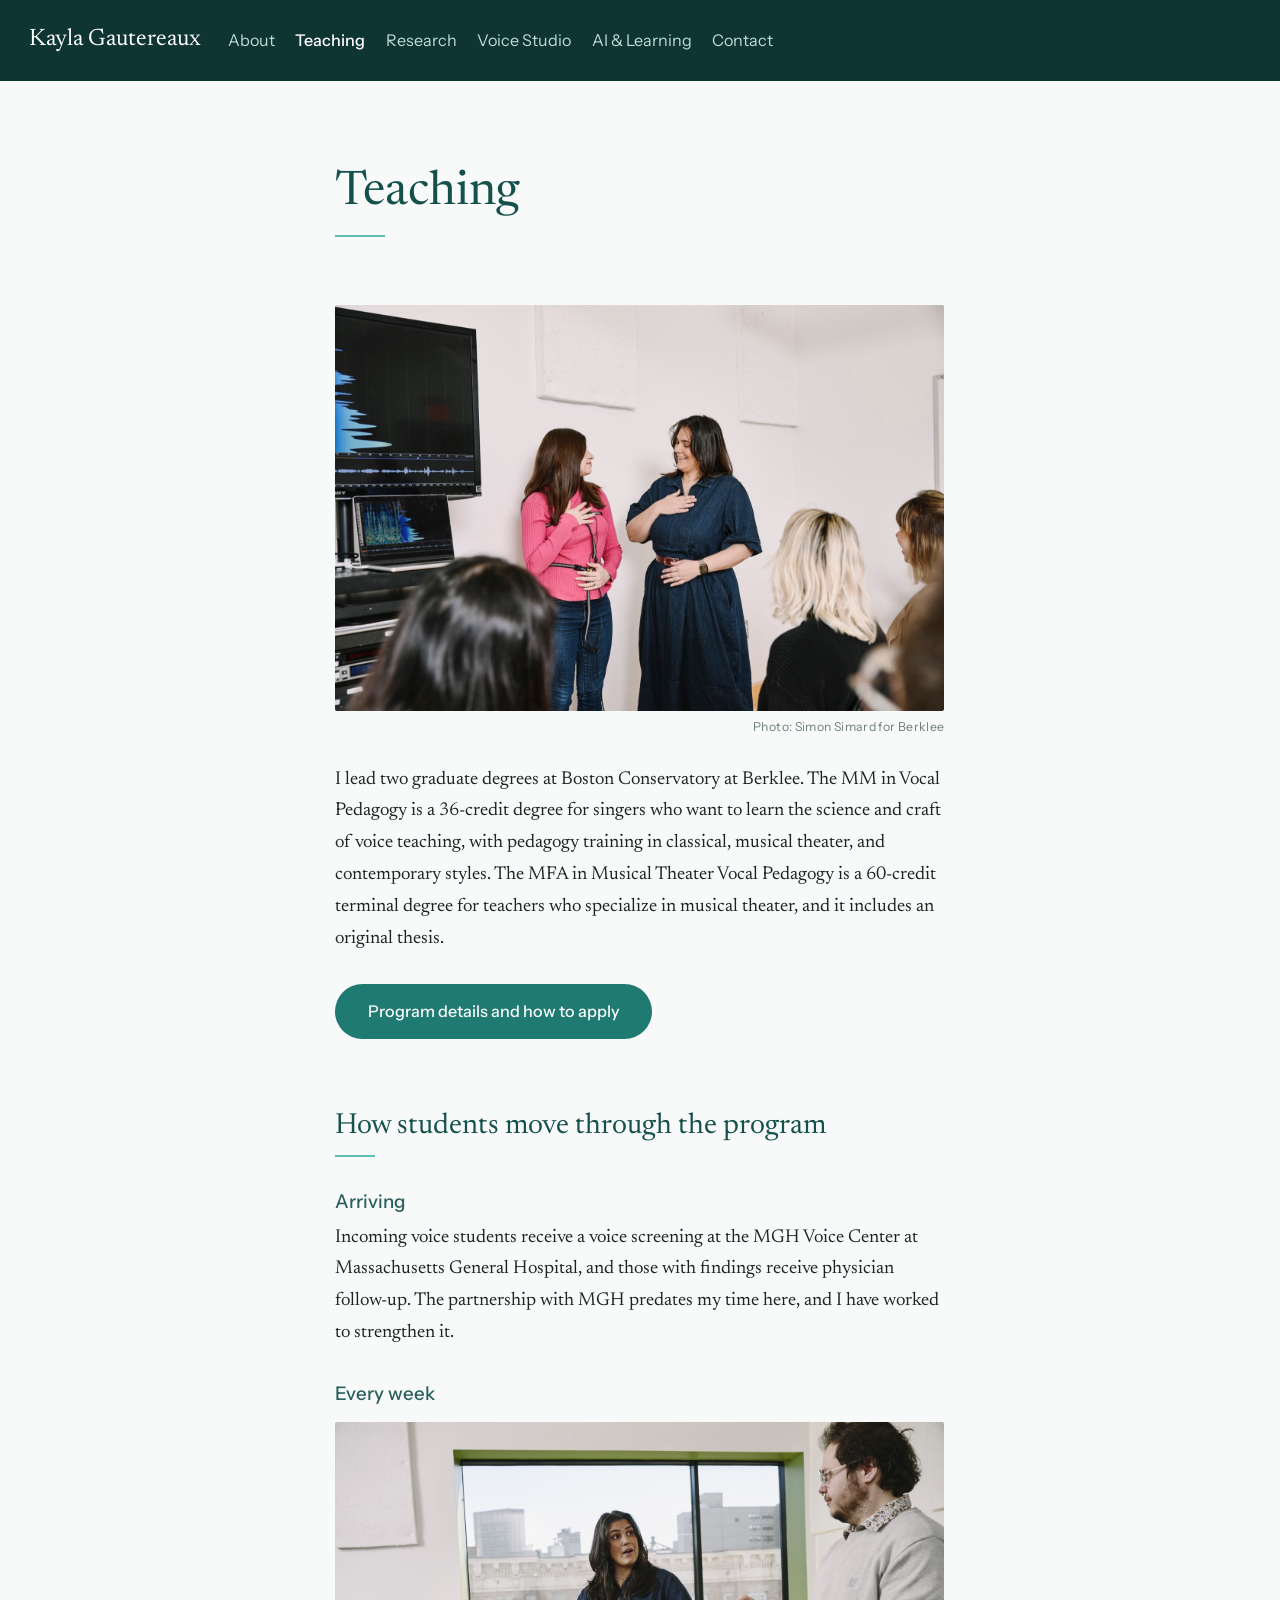
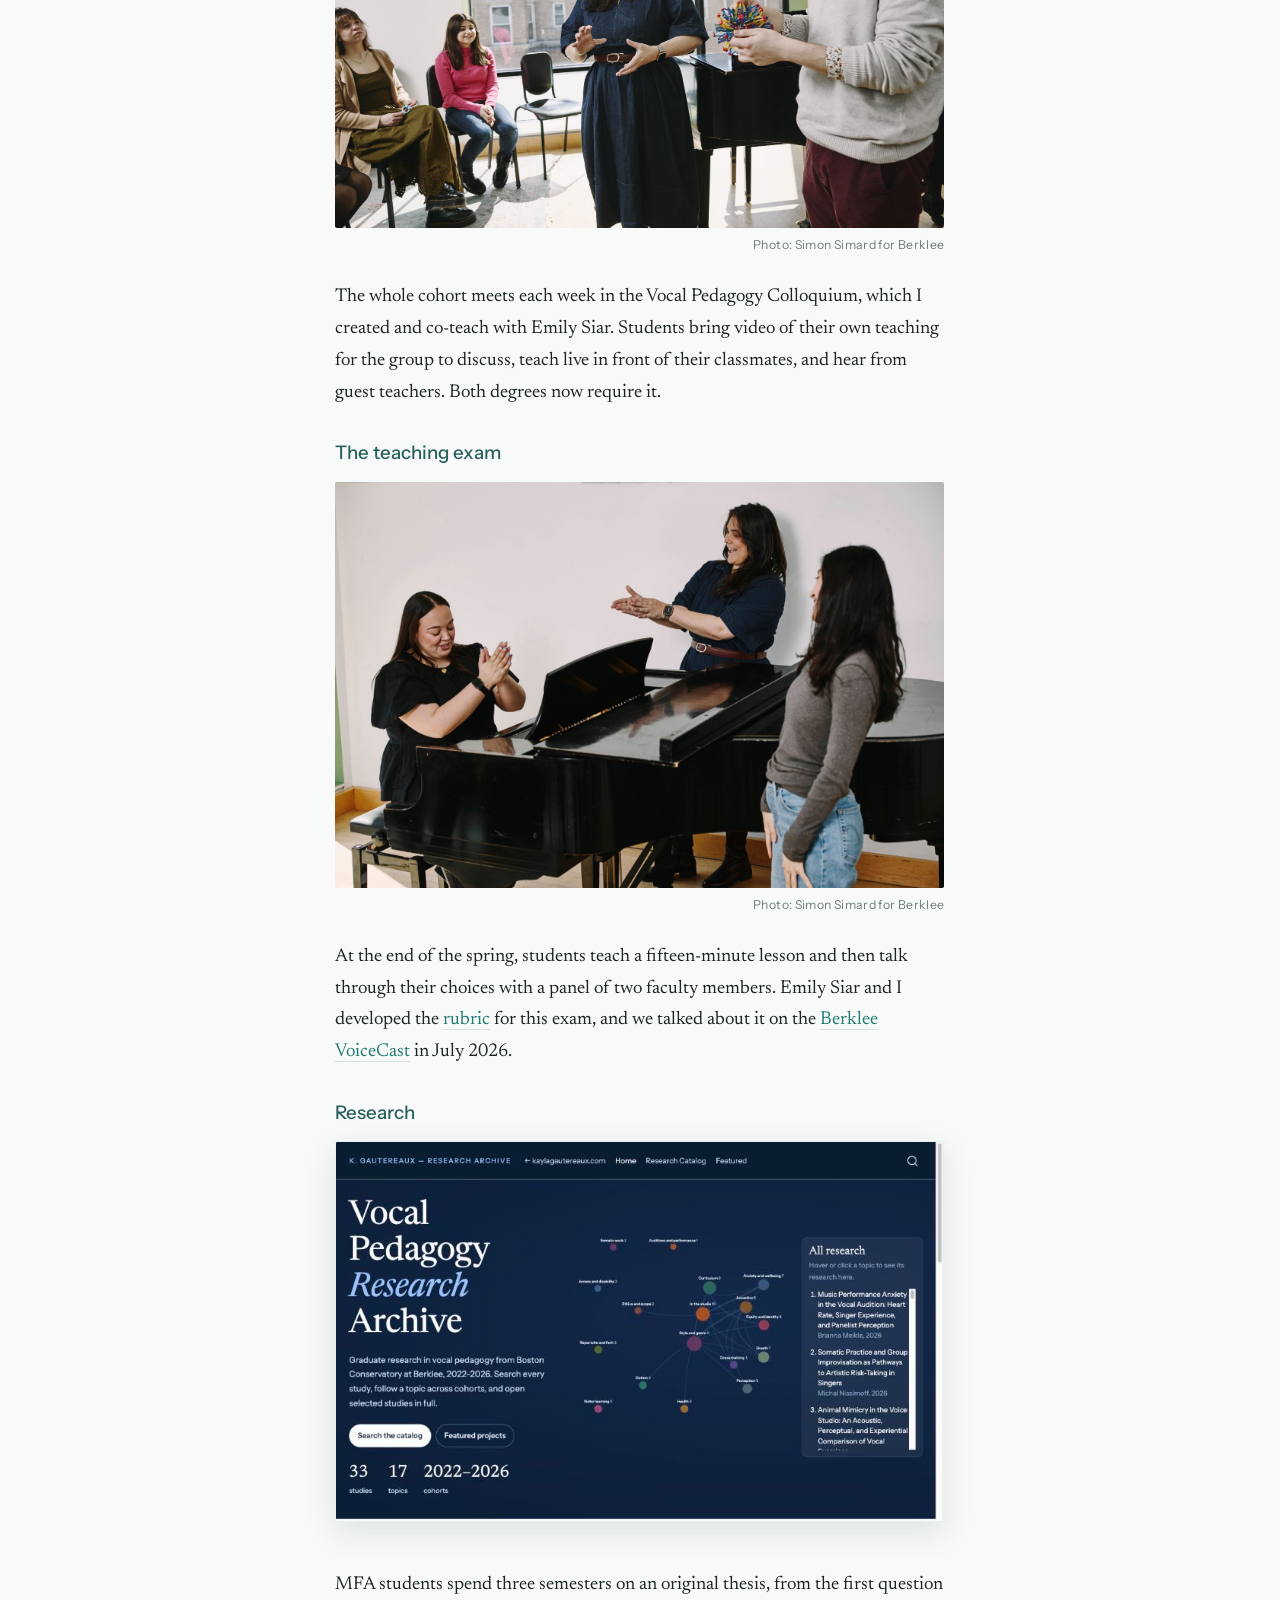
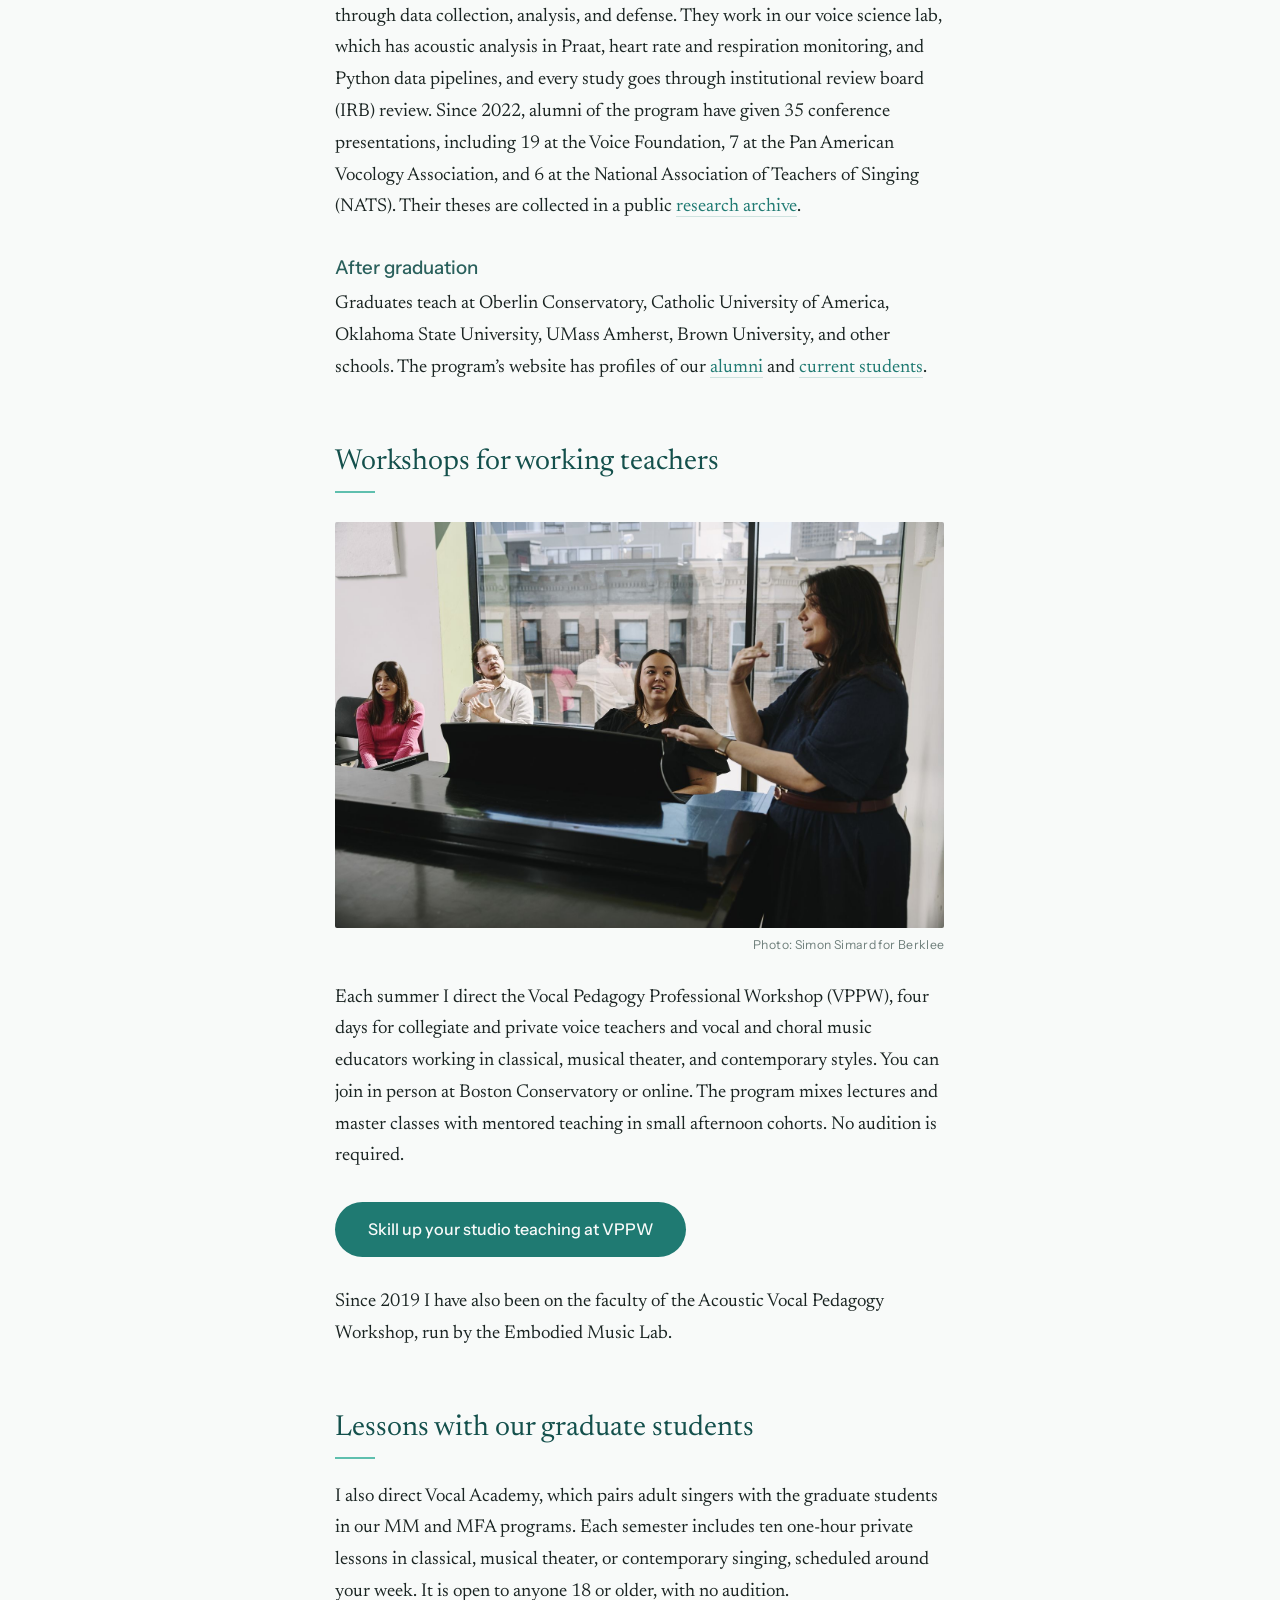
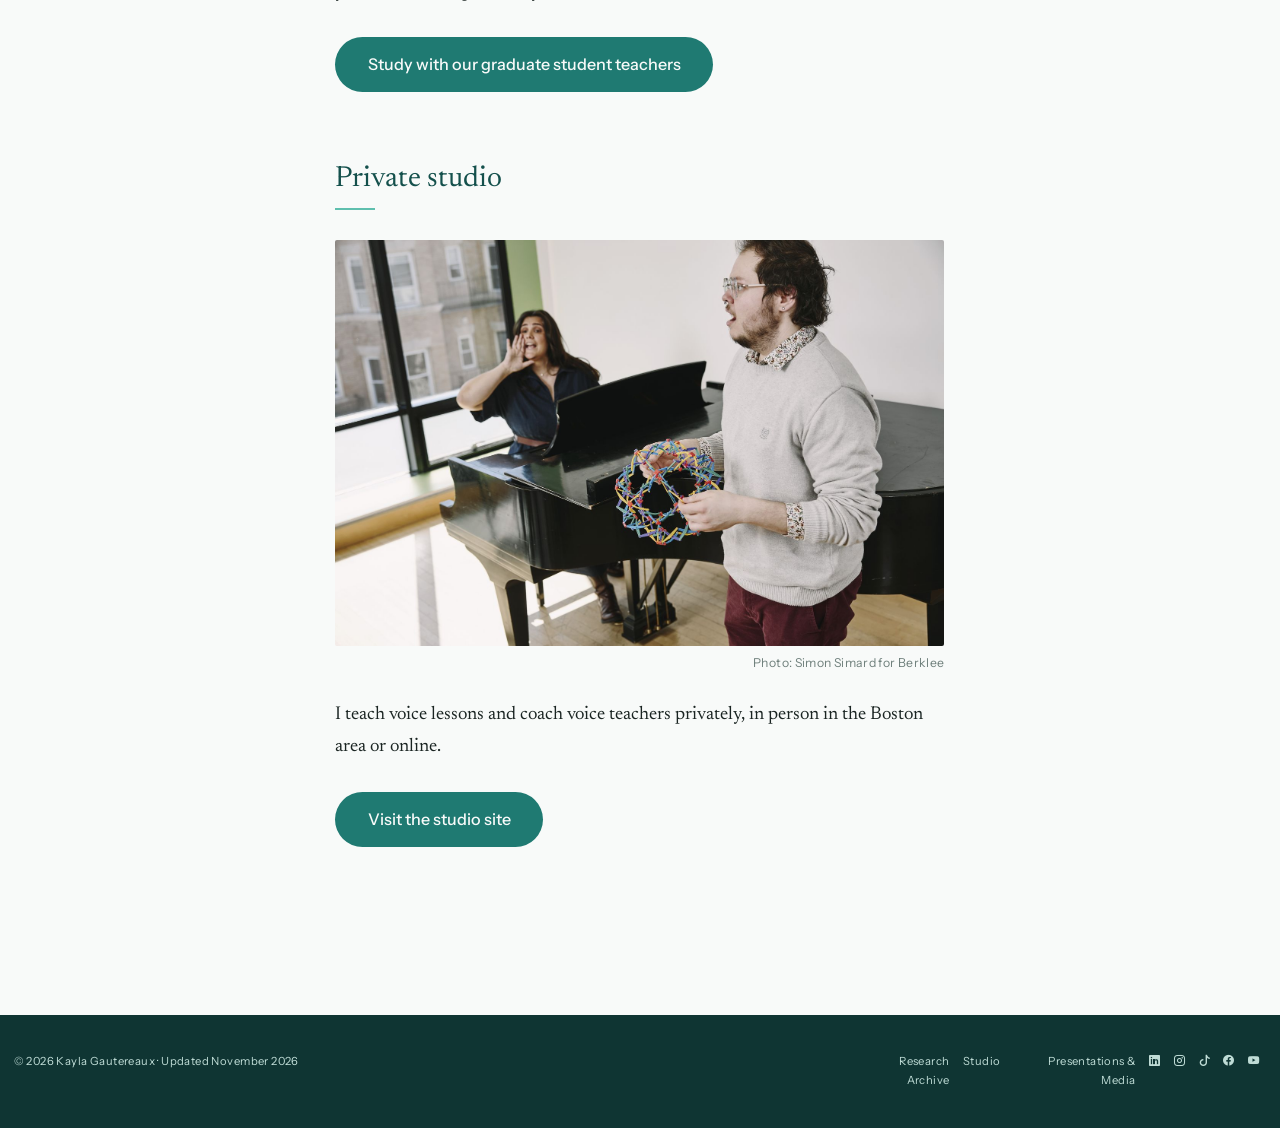
<file: teaching.html>
<!DOCTYPE html>
<html xmlns="http://www.w3.org/1999/xhtml" lang="en" xml:lang="en"><head>

<meta charset="utf-8">
<meta name="generator" content="quarto-1.6.42">

<meta name="viewport" content="width=device-width, initial-scale=1.0, user-scalable=yes">

<meta name="description" content="Kayla Gautereaux leads the MM in Vocal Pedagogy and MFA in Musical Theater Vocal Pedagogy at Boston Conservatory at Berklee and directs the Vocal Pedagogy Professional Workshop.">

<title>Teaching – Kayla Gautereaux</title>
<style>
code{white-space: pre-wrap;}
span.smallcaps{font-variant: small-caps;}
div.columns{display: flex; gap: min(4vw, 1.5em);}
div.column{flex: auto; overflow-x: auto;}
div.hanging-indent{margin-left: 1.5em; text-indent: -1.5em;}
ul.task-list{list-style: none;}
ul.task-list li input[type="checkbox"] {
  width: 0.8em;
  margin: 0 0.8em 0.2em -1em; /* quarto-specific, see https://github.com/quarto-dev/quarto-cli/issues/4556 */ 
  vertical-align: middle;
}
</style>


<script src="site_libs/quarto-nav/quarto-nav.js"></script>
<script src="site_libs/quarto-nav/headroom.min.js"></script>
<link href="./favicon.svg" rel="icon" type="image/svg+xml">
<script src="site_libs/clipboard/clipboard.min.js"></script>
<script src="site_libs/quarto-html/quarto.js"></script>
<script src="site_libs/quarto-html/popper.min.js"></script>
<script src="site_libs/quarto-html/tippy.umd.min.js"></script>
<script src="site_libs/quarto-html/anchor.min.js"></script>
<link href="site_libs/quarto-html/tippy.css" rel="stylesheet">
<link href="site_libs/quarto-html/quarto-syntax-highlighting-08462e96cf79fbc63e40d1d92c0c41ab.css" rel="stylesheet" id="quarto-text-highlighting-styles">
<script src="site_libs/bootstrap/bootstrap.min.js"></script>
<link href="site_libs/bootstrap/bootstrap-icons.css" rel="stylesheet">
<link href="site_libs/bootstrap/bootstrap-71cdd8ec5e81ec9384e5b8a7ee792b8c.min.css" rel="stylesheet" append-hash="true" id="quarto-bootstrap" data-mode="light">
<script id="quarto-search-options" type="application/json">{
  "language": {
    "search-no-results-text": "No results",
    "search-matching-documents-text": "matching documents",
    "search-copy-link-title": "Copy link to search",
    "search-hide-matches-text": "Hide additional matches",
    "search-more-match-text": "more match in this document",
    "search-more-matches-text": "more matches in this document",
    "search-clear-button-title": "Clear",
    "search-text-placeholder": "",
    "search-detached-cancel-button-title": "Cancel",
    "search-submit-button-title": "Submit",
    "search-label": "Search"
  }
}</script>
<link rel="icon" type="image/png" sizes="32x32" href="./images/favicon-32.png">
<link rel="apple-touch-icon" href="./images/apple-touch-icon.png">
<meta name="theme-color" content="#0F3533">
<link rel="preconnect" href="https://fonts.googleapis.com">
<link rel="preconnect" href="https://fonts.gstatic.com" crossorigin="">
<link href="https://fonts.googleapis.com/css2?family=Newsreader:ital,opsz,wght@0,6..72,300..600;1,6..72,300..600&amp;family=Instrument+Sans:wght@400;500;600&amp;display=swap" rel="stylesheet">


<link rel="stylesheet" href="styles.css">
<meta property="og:title" content="Teaching – Kayla Gautereaux">
<meta property="og:description" content="Kayla Gautereaux leads the MM in Vocal Pedagogy and MFA in Musical Theater Vocal Pedagogy at Boston Conservatory at Berklee and directs the Vocal Pedagogy Professional Workshop.">
<meta property="og:image" content="https://kaylagautereaux.com/images/og-teaching.jpg">
<meta property="og:site_name" content="Kayla Gautereaux">
<meta property="og:locale" content="en_US">
<meta name="twitter:title" content="Teaching – Kayla Gautereaux">
<meta name="twitter:description" content="Kayla Gautereaux leads the MM in Vocal Pedagogy and MFA in Musical Theater Vocal Pedagogy at Boston Conservatory at Berklee and directs the Vocal Pedagogy Professional Workshop.">
<meta name="twitter:image" content="https://kaylagautereaux.com/images/og-teaching.jpg">
<meta name="twitter:card" content="summary_large_image">
</head>

<body class="nav-fixed fullcontent">

<div id="quarto-search-results"></div>
  <header id="quarto-header" class="headroom fixed-top">
    <nav class="navbar navbar-expand-lg " data-bs-theme="dark">
      <div class="navbar-container container-fluid">
      <div class="navbar-brand-container mx-auto">
    <a class="navbar-brand" href="./index.html">
    <span class="navbar-title">Kayla Gautereaux</span>
    </a>
  </div>
          <button class="navbar-toggler" type="button" data-bs-toggle="collapse" data-bs-target="#navbarCollapse" aria-controls="navbarCollapse" role="menu" aria-expanded="false" aria-label="Toggle navigation" onclick="if (window.quartoToggleHeadroom) { window.quartoToggleHeadroom(); }">
  <span class="navbar-toggler-icon"></span>
</button>
          <div class="collapse navbar-collapse" id="navbarCollapse">
            <ul class="navbar-nav navbar-nav-scroll me-auto">
  <li class="nav-item">
    <a class="nav-link" href="./about.html"> 
<span class="menu-text">About</span></a>
  </li>  
  <li class="nav-item">
    <a class="nav-link active" href="./teaching.html" aria-current="page"> 
<span class="menu-text">Teaching</span></a>
  </li>  
  <li class="nav-item">
    <a class="nav-link" href="https://research.kaylagautereaux.com"> 
<span class="menu-text">Research</span></a>
  </li>  
  <li class="nav-item">
    <a class="nav-link" href="https://studio.kaylagautereaux.com"> 
<span class="menu-text">Voice Studio</span></a>
  </li>  
  <li class="nav-item">
    <a class="nav-link" href="./ai-learning.html"> 
<span class="menu-text">AI &amp; Learning</span></a>
  </li>  
  <li class="nav-item">
    <a class="nav-link" href="./contact.html"> 
<span class="menu-text">Contact</span></a>
  </li>  
</ul>
          </div> <!-- /navcollapse -->
            <div class="quarto-navbar-tools">
</div>
      </div> <!-- /container-fluid -->
    </nav>
</header>
<!-- content -->
<div id="quarto-content" class="quarto-container page-columns page-rows-contents page-layout-article page-navbar">
<!-- sidebar -->
<!-- margin-sidebar -->
    
<!-- main -->
<main class="content" id="quarto-document-content">

<header id="title-block-header" class="quarto-title-block default">
<div class="quarto-title">
<h1 class="title">Teaching</h1>
</div>

<div>
  <div class="description">
    Kayla Gautereaux leads the MM in Vocal Pedagogy and MFA in Musical Theater Vocal Pedagogy at Boston Conservatory at Berklee and directs the Vocal Pedagogy Professional Workshop.
  </div>
</div>


<div class="quarto-title-meta">

    
  
    
  </div>
  


</header>


<div class="content-section">
<p><img src="images/lab-breathing.jpg" class="lab-photo img-fluid" alt="Kayla Gautereaux and a student wearing respiration bands, hands on chest and abdomen, in front of a spectrogram display"> <span class="photo-credit">Photo: Simon Simard for Berklee</span></p>
<p>I lead two graduate degrees at Boston Conservatory at Berklee. The MM in Vocal Pedagogy is a 36-credit degree for singers who want to learn the science and craft of voice teaching, with pedagogy training in classical, musical theater, and contemporary styles. The MFA in Musical Theater Vocal Pedagogy is a 60-credit terminal degree for teachers who specialize in musical theater, and it includes an original thesis.</p>
<p><a href="https://bostonconservatory.berklee.edu/vocal-pedagogy" class="cta-button">Program details and how to apply</a></p>
<section id="how-students-move-through-the-program" class="level2">
<h2 class="anchored" data-anchor-id="how-students-move-through-the-program">How students move through the program</h2>
<section id="arriving" class="level3">
<h3 class="anchored" data-anchor-id="arriving">Arriving</h3>
<p>Incoming voice students receive a voice screening at the MGH Voice Center at Massachusetts General Hospital, and those with findings receive physician follow-up. The partnership with MGH predates my time here, and I have worked to strengthen it.</p>
</section>
<section id="every-week" class="level3">
<h3 class="anchored" data-anchor-id="every-week">Every week</h3>
<p><img src="images/vppw-workshop.jpg" class="lab-photo img-fluid" alt="Kayla Gautereaux teaching a group while a singer holds an expanding sphere toy used to show breathing"> <span class="photo-credit">Photo: Simon Simard for Berklee</span></p>
<p>The whole cohort meets each week in the Vocal Pedagogy Colloquium, which I created and co-teach with Emily Siar. Students bring video of their own teaching for the group to discuss, teach live in front of their classmates, and hear from guest teachers. Both degrees now require it.</p>
</section>
<section id="the-teaching-exam" class="level3">
<h3 class="anchored" data-anchor-id="the-teaching-exam">The teaching exam</h3>
<p><img src="images/coaching-student-teacher.jpg" class="lab-photo img-fluid" alt="Kayla Gautereaux coaching a graduate student teacher at the piano while the singer looks on"> <span class="photo-credit">Photo: Simon Simard for Berklee</span></p>
<p>At the end of the spring, students teach a fifteen-minute lesson and then talk through their choices with a panel of two faculty members. Emily Siar and I developed the <a href="https://sites.google.com/berklee.edu/bcbvocalpedagogy/graduate-vocal-pedagogy/voice-teaching-comprehensive-rubric">rubric</a> for this exam, and we talked about it on the <a href="https://remix.berklee.edu/voicecast">Berklee VoiceCast</a> in July 2026.</p>
</section>
<section id="research" class="level3">
<h3 class="anchored" data-anchor-id="research">Research</h3>
<p><img src="images/card-research.jpg" class="lab-photo screenshot-frame img-fluid" alt="The research archive homepage, showing a network of research topics"></p>
<p>MFA students spend three semesters on an original thesis, from the first question through data collection, analysis, and defense. They work in our voice science lab, which has acoustic analysis in Praat, heart rate and respiration monitoring, and Python data pipelines, and every study goes through institutional review board (IRB) review. Since 2022, alumni of the program have given 35 conference presentations, including 19 at the Voice Foundation, 7 at the Pan American Vocology Association, and 6 at the National Association of Teachers of Singing (NATS). Their theses are collected in a public <a href="https://research.kaylagautereaux.com">research archive</a>.</p>
</section>
<section id="after-graduation" class="level3">
<h3 class="anchored" data-anchor-id="after-graduation">After graduation</h3>
<p>Graduates teach at Oberlin Conservatory, Catholic University of America, Oklahoma State University, UMass Amherst, Brown University, and other schools. The program’s website has profiles of our <a href="https://sites.google.com/berklee.edu/bcbvocalpedagogy/graduate-vocal-pedagogy/alumni">alumni</a> and <a href="https://sites.google.com/berklee.edu/bcbvocalpedagogy/graduate-vocal-pedagogy/student-profiles">current students</a>.</p>
<!-- Outcome stats from March 2026 (42 graduates, Classes of 2022 to 2025; 85% teaching; 65% at universities). Confirm current figures before restoring. -->
</section>
</section>
<section id="workshops-for-working-teachers" class="level2">
<h2 class="anchored" data-anchor-id="workshops-for-working-teachers">Workshops for working teachers</h2>
<p><img src="images/vppw-group.jpg" class="lab-photo img-fluid" alt="Kayla Gautereaux at the piano leading a group session"> <span class="photo-credit">Photo: Simon Simard for Berklee</span></p>
<p>Each summer I direct the Vocal Pedagogy Professional Workshop (VPPW), four days for collegiate and private voice teachers and vocal and choral music educators working in classical, musical theater, and contemporary styles. You can join in person at Boston Conservatory or online. The program mixes lectures and master classes with mentored teaching in small afternoon cohorts. No audition is required.</p>
<p><a href="https://bostonconservatory.berklee.edu/extension-programs/vocal-pedagogy-professional-workshop" class="cta-button">Skill up your studio teaching at VPPW</a></p>
<p>Since 2019 I have also been on the faculty of the Acoustic Vocal Pedagogy Workshop, run by the Embodied Music Lab.</p>
</section>
<section id="lessons-with-our-graduate-students" class="level2">
<h2 class="anchored" data-anchor-id="lessons-with-our-graduate-students">Lessons with our graduate students</h2>
<p>I also direct Vocal Academy, which pairs adult singers with the graduate students in our MM and MFA programs. Each semester includes ten one-hour private lessons in classical, musical theater, or contemporary singing, scheduled around your week. It is open to anyone 18 or older, with no audition.</p>
<p><a href="https://bostonconservatory.berklee.edu/extension-programs/vocal-academy" class="cta-button">Study with our graduate student teachers</a></p>
</section>
<section id="private-studio" class="level2">
<h2 class="anchored" data-anchor-id="private-studio">Private studio</h2>
<p><img src="images/vppw-piano.jpg" class="lab-photo img-fluid" alt="Kayla Gautereaux at the piano coaching a singer"> <span class="photo-credit">Photo: Simon Simard for Berklee</span></p>
<p>I teach voice lessons and coach voice teachers privately, in person in the Boston area or online.</p>
<p><a href="https://studio.kaylagautereaux.com" class="cta-button">Visit the studio site</a></p>
</section>
</div>



</main> <!-- /main -->
<script id="quarto-html-after-body" type="application/javascript">
window.document.addEventListener("DOMContentLoaded", function (event) {
  const toggleBodyColorMode = (bsSheetEl) => {
    const mode = bsSheetEl.getAttribute("data-mode");
    const bodyEl = window.document.querySelector("body");
    if (mode === "dark") {
      bodyEl.classList.add("quarto-dark");
      bodyEl.classList.remove("quarto-light");
    } else {
      bodyEl.classList.add("quarto-light");
      bodyEl.classList.remove("quarto-dark");
    }
  }
  const toggleBodyColorPrimary = () => {
    const bsSheetEl = window.document.querySelector("link#quarto-bootstrap");
    if (bsSheetEl) {
      toggleBodyColorMode(bsSheetEl);
    }
  }
  toggleBodyColorPrimary();  
  const icon = "";
  const anchorJS = new window.AnchorJS();
  anchorJS.options = {
    placement: 'right',
    icon: icon
  };
  anchorJS.add('.anchored');
  const isCodeAnnotation = (el) => {
    for (const clz of el.classList) {
      if (clz.startsWith('code-annotation-')) {                     
        return true;
      }
    }
    return false;
  }
  const onCopySuccess = function(e) {
    // button target
    const button = e.trigger;
    // don't keep focus
    button.blur();
    // flash "checked"
    button.classList.add('code-copy-button-checked');
    var currentTitle = button.getAttribute("title");
    button.setAttribute("title", "Copied!");
    let tooltip;
    if (window.bootstrap) {
      button.setAttribute("data-bs-toggle", "tooltip");
      button.setAttribute("data-bs-placement", "left");
      button.setAttribute("data-bs-title", "Copied!");
      tooltip = new bootstrap.Tooltip(button, 
        { trigger: "manual", 
          customClass: "code-copy-button-tooltip",
          offset: [0, -8]});
      tooltip.show();    
    }
    setTimeout(function() {
      if (tooltip) {
        tooltip.hide();
        button.removeAttribute("data-bs-title");
        button.removeAttribute("data-bs-toggle");
        button.removeAttribute("data-bs-placement");
      }
      button.setAttribute("title", currentTitle);
      button.classList.remove('code-copy-button-checked');
    }, 1000);
    // clear code selection
    e.clearSelection();
  }
  const getTextToCopy = function(trigger) {
      const codeEl = trigger.previousElementSibling.cloneNode(true);
      for (const childEl of codeEl.children) {
        if (isCodeAnnotation(childEl)) {
          childEl.remove();
        }
      }
      return codeEl.innerText;
  }
  const clipboard = new window.ClipboardJS('.code-copy-button:not([data-in-quarto-modal])', {
    text: getTextToCopy
  });
  clipboard.on('success', onCopySuccess);
  if (window.document.getElementById('quarto-embedded-source-code-modal')) {
    const clipboardModal = new window.ClipboardJS('.code-copy-button[data-in-quarto-modal]', {
      text: getTextToCopy,
      container: window.document.getElementById('quarto-embedded-source-code-modal')
    });
    clipboardModal.on('success', onCopySuccess);
  }
    var localhostRegex = new RegExp(/^(?:http|https):\/\/localhost\:?[0-9]*\//);
    var mailtoRegex = new RegExp(/^mailto:/);
      var filterRegex = new RegExp("https:\/\/kaylagautereaux\.com");
    var isInternal = (href) => {
        return filterRegex.test(href) || localhostRegex.test(href) || mailtoRegex.test(href);
    }
    // Inspect non-navigation links and adorn them if external
 	var links = window.document.querySelectorAll('a[href]:not(.nav-link):not(.navbar-brand):not(.toc-action):not(.sidebar-link):not(.sidebar-item-toggle):not(.pagination-link):not(.no-external):not([aria-hidden]):not(.dropdown-item):not(.quarto-navigation-tool):not(.about-link)');
    for (var i=0; i<links.length; i++) {
      const link = links[i];
      if (!isInternal(link.href)) {
        // undo the damage that might have been done by quarto-nav.js in the case of
        // links that we want to consider external
        if (link.dataset.originalHref !== undefined) {
          link.href = link.dataset.originalHref;
        }
      }
    }
  function tippyHover(el, contentFn, onTriggerFn, onUntriggerFn) {
    const config = {
      allowHTML: true,
      maxWidth: 500,
      delay: 100,
      arrow: false,
      appendTo: function(el) {
          return el.parentElement;
      },
      interactive: true,
      interactiveBorder: 10,
      theme: 'quarto',
      placement: 'bottom-start',
    };
    if (contentFn) {
      config.content = contentFn;
    }
    if (onTriggerFn) {
      config.onTrigger = onTriggerFn;
    }
    if (onUntriggerFn) {
      config.onUntrigger = onUntriggerFn;
    }
    window.tippy(el, config); 
  }
  const noterefs = window.document.querySelectorAll('a[role="doc-noteref"]');
  for (var i=0; i<noterefs.length; i++) {
    const ref = noterefs[i];
    tippyHover(ref, function() {
      // use id or data attribute instead here
      let href = ref.getAttribute('data-footnote-href') || ref.getAttribute('href');
      try { href = new URL(href).hash; } catch {}
      const id = href.replace(/^#\/?/, "");
      const note = window.document.getElementById(id);
      if (note) {
        return note.innerHTML;
      } else {
        return "";
      }
    });
  }
  const xrefs = window.document.querySelectorAll('a.quarto-xref');
  const processXRef = (id, note) => {
    // Strip column container classes
    const stripColumnClz = (el) => {
      el.classList.remove("page-full", "page-columns");
      if (el.children) {
        for (const child of el.children) {
          stripColumnClz(child);
        }
      }
    }
    stripColumnClz(note)
    if (id === null || id.startsWith('sec-')) {
      // Special case sections, only their first couple elements
      const container = document.createElement("div");
      if (note.children && note.children.length > 2) {
        container.appendChild(note.children[0].cloneNode(true));
        for (let i = 1; i < note.children.length; i++) {
          const child = note.children[i];
          if (child.tagName === "P" && child.innerText === "") {
            continue;
          } else {
            container.appendChild(child.cloneNode(true));
            break;
          }
        }
        if (window.Quarto?.typesetMath) {
          window.Quarto.typesetMath(container);
        }
        return container.innerHTML
      } else {
        if (window.Quarto?.typesetMath) {
          window.Quarto.typesetMath(note);
        }
        return note.innerHTML;
      }
    } else {
      // Remove any anchor links if they are present
      const anchorLink = note.querySelector('a.anchorjs-link');
      if (anchorLink) {
        anchorLink.remove();
      }
      if (window.Quarto?.typesetMath) {
        window.Quarto.typesetMath(note);
      }
      if (note.classList.contains("callout")) {
        return note.outerHTML;
      } else {
        return note.innerHTML;
      }
    }
  }
  for (var i=0; i<xrefs.length; i++) {
    const xref = xrefs[i];
    tippyHover(xref, undefined, function(instance) {
      instance.disable();
      let url = xref.getAttribute('href');
      let hash = undefined; 
      if (url.startsWith('#')) {
        hash = url;
      } else {
        try { hash = new URL(url).hash; } catch {}
      }
      if (hash) {
        const id = hash.replace(/^#\/?/, "");
        const note = window.document.getElementById(id);
        if (note !== null) {
          try {
            const html = processXRef(id, note.cloneNode(true));
            instance.setContent(html);
          } finally {
            instance.enable();
            instance.show();
          }
        } else {
          // See if we can fetch this
          fetch(url.split('#')[0])
          .then(res => res.text())
          .then(html => {
            const parser = new DOMParser();
            const htmlDoc = parser.parseFromString(html, "text/html");
            const note = htmlDoc.getElementById(id);
            if (note !== null) {
              const html = processXRef(id, note);
              instance.setContent(html);
            } 
          }).finally(() => {
            instance.enable();
            instance.show();
          });
        }
      } else {
        // See if we can fetch a full url (with no hash to target)
        // This is a special case and we should probably do some content thinning / targeting
        fetch(url)
        .then(res => res.text())
        .then(html => {
          const parser = new DOMParser();
          const htmlDoc = parser.parseFromString(html, "text/html");
          const note = htmlDoc.querySelector('main.content');
          if (note !== null) {
            // This should only happen for chapter cross references
            // (since there is no id in the URL)
            // remove the first header
            if (note.children.length > 0 && note.children[0].tagName === "HEADER") {
              note.children[0].remove();
            }
            const html = processXRef(null, note);
            instance.setContent(html);
          } 
        }).finally(() => {
          instance.enable();
          instance.show();
        });
      }
    }, function(instance) {
    });
  }
      let selectedAnnoteEl;
      const selectorForAnnotation = ( cell, annotation) => {
        let cellAttr = 'data-code-cell="' + cell + '"';
        let lineAttr = 'data-code-annotation="' +  annotation + '"';
        const selector = 'span[' + cellAttr + '][' + lineAttr + ']';
        return selector;
      }
      const selectCodeLines = (annoteEl) => {
        const doc = window.document;
        const targetCell = annoteEl.getAttribute("data-target-cell");
        const targetAnnotation = annoteEl.getAttribute("data-target-annotation");
        const annoteSpan = window.document.querySelector(selectorForAnnotation(targetCell, targetAnnotation));
        const lines = annoteSpan.getAttribute("data-code-lines").split(",");
        const lineIds = lines.map((line) => {
          return targetCell + "-" + line;
        })
        let top = null;
        let height = null;
        let parent = null;
        if (lineIds.length > 0) {
            //compute the position of the single el (top and bottom and make a div)
            const el = window.document.getElementById(lineIds[0]);
            top = el.offsetTop;
            height = el.offsetHeight;
            parent = el.parentElement.parentElement;
          if (lineIds.length > 1) {
            const lastEl = window.document.getElementById(lineIds[lineIds.length - 1]);
            const bottom = lastEl.offsetTop + lastEl.offsetHeight;
            height = bottom - top;
          }
          if (top !== null && height !== null && parent !== null) {
            // cook up a div (if necessary) and position it 
            let div = window.document.getElementById("code-annotation-line-highlight");
            if (div === null) {
              div = window.document.createElement("div");
              div.setAttribute("id", "code-annotation-line-highlight");
              div.style.position = 'absolute';
              parent.appendChild(div);
            }
            div.style.top = top - 2 + "px";
            div.style.height = height + 4 + "px";
            div.style.left = 0;
            let gutterDiv = window.document.getElementById("code-annotation-line-highlight-gutter");
            if (gutterDiv === null) {
              gutterDiv = window.document.createElement("div");
              gutterDiv.setAttribute("id", "code-annotation-line-highlight-gutter");
              gutterDiv.style.position = 'absolute';
              const codeCell = window.document.getElementById(targetCell);
              const gutter = codeCell.querySelector('.code-annotation-gutter');
              gutter.appendChild(gutterDiv);
            }
            gutterDiv.style.top = top - 2 + "px";
            gutterDiv.style.height = height + 4 + "px";
          }
          selectedAnnoteEl = annoteEl;
        }
      };
      const unselectCodeLines = () => {
        const elementsIds = ["code-annotation-line-highlight", "code-annotation-line-highlight-gutter"];
        elementsIds.forEach((elId) => {
          const div = window.document.getElementById(elId);
          if (div) {
            div.remove();
          }
        });
        selectedAnnoteEl = undefined;
      };
        // Handle positioning of the toggle
    window.addEventListener(
      "resize",
      throttle(() => {
        elRect = undefined;
        if (selectedAnnoteEl) {
          selectCodeLines(selectedAnnoteEl);
        }
      }, 10)
    );
    function throttle(fn, ms) {
    let throttle = false;
    let timer;
      return (...args) => {
        if(!throttle) { // first call gets through
            fn.apply(this, args);
            throttle = true;
        } else { // all the others get throttled
            if(timer) clearTimeout(timer); // cancel #2
            timer = setTimeout(() => {
              fn.apply(this, args);
              timer = throttle = false;
            }, ms);
        }
      };
    }
      // Attach click handler to the DT
      const annoteDls = window.document.querySelectorAll('dt[data-target-cell]');
      for (const annoteDlNode of annoteDls) {
        annoteDlNode.addEventListener('click', (event) => {
          const clickedEl = event.target;
          if (clickedEl !== selectedAnnoteEl) {
            unselectCodeLines();
            const activeEl = window.document.querySelector('dt[data-target-cell].code-annotation-active');
            if (activeEl) {
              activeEl.classList.remove('code-annotation-active');
            }
            selectCodeLines(clickedEl);
            clickedEl.classList.add('code-annotation-active');
          } else {
            // Unselect the line
            unselectCodeLines();
            clickedEl.classList.remove('code-annotation-active');
          }
        });
      }
  const findCites = (el) => {
    const parentEl = el.parentElement;
    if (parentEl) {
      const cites = parentEl.dataset.cites;
      if (cites) {
        return {
          el,
          cites: cites.split(' ')
        };
      } else {
        return findCites(el.parentElement)
      }
    } else {
      return undefined;
    }
  };
  var bibliorefs = window.document.querySelectorAll('a[role="doc-biblioref"]');
  for (var i=0; i<bibliorefs.length; i++) {
    const ref = bibliorefs[i];
    const citeInfo = findCites(ref);
    if (citeInfo) {
      tippyHover(citeInfo.el, function() {
        var popup = window.document.createElement('div');
        citeInfo.cites.forEach(function(cite) {
          var citeDiv = window.document.createElement('div');
          citeDiv.classList.add('hanging-indent');
          citeDiv.classList.add('csl-entry');
          var biblioDiv = window.document.getElementById('ref-' + cite);
          if (biblioDiv) {
            citeDiv.innerHTML = biblioDiv.innerHTML;
          }
          popup.appendChild(citeDiv);
        });
        return popup.innerHTML;
      });
    }
  }
});
</script>
</div> <!-- /content -->
<footer class="footer">
  <div class="nav-footer">
    <div class="nav-footer-left">
<p>© 2026 Kayla Gautereaux · Updated November 2026</p>
</div>   
    <div class="nav-footer-center">
      &nbsp;
    </div>
    <div class="nav-footer-right">
      <ul class="footer-items list-unstyled">
    <li class="nav-item">
    <a class="nav-link" href="https://research.kaylagautereaux.com">
<p>Research Archive</p>
</a>
  </li>  
    <li class="nav-item">
    <a class="nav-link" href="https://studio.kaylagautereaux.com">
<p>Studio</p>
</a>
  </li>  
    <li class="nav-item">
    <a class="nav-link" href="./speaking.html">
<p>Presentations &amp; Media</p>
</a>
  </li>  
    <li class="nav-item compact">
    <a class="nav-link" href="https://linkedin.com/in/kaylagautereaux">
      <i class="bi bi-linkedin" role="img" aria-label="LinkedIn">
</i> 
    </a>
  </li>  
    <li class="nav-item compact">
    <a class="nav-link" href="https://instagram.com/kaylajanegautereaux">
      <i class="bi bi-instagram" role="img" aria-label="Instagram">
</i> 
    </a>
  </li>  
    <li class="nav-item compact">
    <a class="nav-link" href="https://www.tiktok.com/@kaylajanegauterea">
      <i class="bi bi-tiktok" role="img" aria-label="TikTok">
</i> 
    </a>
  </li>  
    <li class="nav-item compact">
    <a class="nav-link" href="https://www.facebook.com/KaylaGautereaux">
      <i class="bi bi-facebook" role="img" aria-label="Facebook">
</i> 
    </a>
  </li>  
    <li class="nav-item compact">
    <a class="nav-link" href="https://youtube.com/@voiceboxchannel">
      <i class="bi bi-youtube" role="img" aria-label="YouTube">
</i> 
    </a>
  </li>  
</ul>
    </div>
  </div>
</footer>




</body></html>
</file>
<file: site_libs/quarto-html/tippy.css>
.tippy-box[data-animation=fade][data-state=hidden]{opacity:0}[data-tippy-root]{max-width:calc(100vw - 10px)}.tippy-box{position:relative;background-color:#333;color:#fff;border-radius:4px;font-size:14px;line-height:1.4;white-space:normal;outline:0;transition-property:transform,visibility,opacity}.tippy-box[data-placement^=top]>.tippy-arrow{bottom:0}.tippy-box[data-placement^=top]>.tippy-arrow:before{bottom:-7px;left:0;border-width:8px 8px 0;border-top-color:initial;transform-origin:center top}.tippy-box[data-placement^=bottom]>.tippy-arrow{top:0}.tippy-box[data-placement^=bottom]>.tippy-arrow:before{top:-7px;left:0;border-width:0 8px 8px;border-bottom-color:initial;transform-origin:center bottom}.tippy-box[data-placement^=left]>.tippy-arrow{right:0}.tippy-box[data-placement^=left]>.tippy-arrow:before{border-width:8px 0 8px 8px;border-left-color:initial;right:-7px;transform-origin:center left}.tippy-box[data-placement^=right]>.tippy-arrow{left:0}.tippy-box[data-placement^=right]>.tippy-arrow:before{left:-7px;border-width:8px 8px 8px 0;border-right-color:initial;transform-origin:center right}.tippy-box[data-inertia][data-state=visible]{transition-timing-function:cubic-bezier(.54,1.5,.38,1.11)}.tippy-arrow{width:16px;height:16px;color:#333}.tippy-arrow:before{content:"";position:absolute;border-color:transparent;border-style:solid}.tippy-content{position:relative;padding:5px 9px;z-index:1}
</file>
<file: site_libs/quarto-html/quarto-syntax-highlighting-08462e96cf79fbc63e40d1d92c0c41ab.css>
/* quarto syntax highlight colors */
:root {
  --quarto-hl-ot-color: #003B4F;
  --quarto-hl-at-color: #657422;
  --quarto-hl-ss-color: #20794D;
  --quarto-hl-an-color: #5E5E5E;
  --quarto-hl-fu-color: #4758AB;
  --quarto-hl-st-color: #20794D;
  --quarto-hl-cf-color: #003B4F;
  --quarto-hl-op-color: #5E5E5E;
  --quarto-hl-er-color: #AD0000;
  --quarto-hl-bn-color: #AD0000;
  --quarto-hl-al-color: #AD0000;
  --quarto-hl-va-color: #111111;
  --quarto-hl-bu-color: inherit;
  --quarto-hl-ex-color: inherit;
  --quarto-hl-pp-color: #AD0000;
  --quarto-hl-in-color: #5E5E5E;
  --quarto-hl-vs-color: #20794D;
  --quarto-hl-wa-color: #5E5E5E;
  --quarto-hl-do-color: #5E5E5E;
  --quarto-hl-im-color: #00769E;
  --quarto-hl-ch-color: #20794D;
  --quarto-hl-dt-color: #AD0000;
  --quarto-hl-fl-color: #AD0000;
  --quarto-hl-co-color: #5E5E5E;
  --quarto-hl-cv-color: #5E5E5E;
  --quarto-hl-cn-color: #8f5902;
  --quarto-hl-sc-color: #5E5E5E;
  --quarto-hl-dv-color: #AD0000;
  --quarto-hl-kw-color: #003B4F;
}

/* other quarto variables */
:root {
  --quarto-font-monospace: JetBrains Mono;
}

pre > code.sourceCode > span {
  color: #003B4F;
}

code span {
  color: #003B4F;
}

code.sourceCode > span {
  color: #003B4F;
}

div.sourceCode,
div.sourceCode pre.sourceCode {
  color: #003B4F;
}

code span.ot {
  color: #003B4F;
  font-style: inherit;
}

code span.at {
  color: #657422;
  font-style: inherit;
}

code span.ss {
  color: #20794D;
  font-style: inherit;
}

code span.an {
  color: #5E5E5E;
  font-style: inherit;
}

code span.fu {
  color: #4758AB;
  font-style: inherit;
}

code span.st {
  color: #20794D;
  font-style: inherit;
}

code span.cf {
  color: #003B4F;
  font-weight: bold;
  font-style: inherit;
}

code span.op {
  color: #5E5E5E;
  font-style: inherit;
}

code span.er {
  color: #AD0000;
  font-style: inherit;
}

code span.bn {
  color: #AD0000;
  font-style: inherit;
}

code span.al {
  color: #AD0000;
  font-style: inherit;
}

code span.va {
  color: #111111;
  font-style: inherit;
}

code span.bu {
  font-style: inherit;
}

code span.ex {
  font-style: inherit;
}

code span.pp {
  color: #AD0000;
  font-style: inherit;
}

code span.in {
  color: #5E5E5E;
  font-style: inherit;
}

code span.vs {
  color: #20794D;
  font-style: inherit;
}

code span.wa {
  color: #5E5E5E;
  font-style: italic;
}

code span.do {
  color: #5E5E5E;
  font-style: italic;
}

code span.im {
  color: #00769E;
  font-style: inherit;
}

code span.ch {
  color: #20794D;
  font-style: inherit;
}

code span.dt {
  color: #AD0000;
  font-style: inherit;
}

code span.fl {
  color: #AD0000;
  font-style: inherit;
}

code span.co {
  color: #5E5E5E;
  font-style: inherit;
}

code span.cv {
  color: #5E5E5E;
  font-style: italic;
}

code span.cn {
  color: #8f5902;
  font-style: inherit;
}

code span.sc {
  color: #5E5E5E;
  font-style: inherit;
}

code span.dv {
  color: #AD0000;
  font-style: inherit;
}

code span.kw {
  color: #003B4F;
  font-weight: bold;
  font-style: inherit;
}

.prevent-inlining {
  content: "</";
}

/*# sourceMappingURL=3efa520cdc7c8b93108e92a7c189ad06.css.map */
</file>
<file: styles.css>
/* kaylagautereaux.com — "Kayla" brand
   Deep plum + muted sage, pulled from headshot.
   Warm cream ground. Quiet confidence. */

/* ========================================
   Global
   ======================================== */

body {
  background: #F8FAF9;
  color: #1A2422;
  font-family: "Newsreader", Georgia, serif;
  font-size: 1.1rem;
  line-height: 1.7;
}

h3, h4, .navbar, .nav-footer {
  font-family: "Instrument Sans", "Helvetica Neue", Arial, sans-serif;
}

h1, h2 {
  font-family: "Newsreader", Georgia, serif;
}

/* Anchor links land below the fixed navbar */
section[id] {
  scroll-margin-top: 96px;
}

/* Homepage hero sits flush under the navbar */
.page-layout-full #quarto-document-content {
  margin-top: 0;
  padding-top: 0;
}

/* Kill default Quarto title on homepage */
.page-layout-full #title-block-header {
  display: none;
}

/* ========================================
   Navbar
   ======================================== */

.navbar {
  background: #0F3533 !important;
  border-bottom: none !important;
  box-shadow: none !important;
  padding: 0.9rem 0;
  font-family: "Instrument Sans", sans-serif;
  font-size: 0.85rem;
  letter-spacing: 0.06em;
  text-transform: none;
}

.navbar-brand,
.navbar-brand .navbar-title {
  font-family: "Newsreader", Georgia, serif;
  font-weight: 400;
  font-size: 1.35rem;
  letter-spacing: 0.15em;
  text-transform: none;
  color: #F8FAF9 !important;
}

.navbar-nav .nav-link {
  white-space: nowrap;
  color: #BFDCD6 !important;
  transition: color 0.2s;
  font-weight: 400;
}

.navbar-nav .nav-link:hover,
.navbar-nav .nav-link.active {
  color: #F8FAF9 !important;
}

.navbar-toggler-icon {
  filter: invert(1);
}

/* Social icons in nav */
.navbar-nav .nav-link i {
  color: #BFDCD6 !important;
}

.navbar-nav .nav-link:hover i {
  color: #F8FAF9 !important;
}

/* ========================================
   Hero — homepage
   ======================================== */

.hero {
  background:
    linear-gradient(90deg, #0F3533 0%, #0F3533 38%, rgba(15, 53, 51, 0.55) 62%, rgba(15, 53, 51, 0) 85%),
    url("images/hero.jpg") right 20% / cover no-repeat,
    #0F3533;
  color: #F8FAF9;
  text-align: left;
  padding: 7rem 2rem 6rem;
  margin: 0;
  margin-top: -1px;
  min-height: 34rem;
  display: flex;
  align-items: center;
}

.hero-text {
  max-width: 1140px;
  width: 100%;
  margin: 0 auto;
}

.hero-text > * {
  max-width: 540px;
}

.hero h1 {
  font-family: "Newsreader", Georgia, serif;
  font-size: clamp(2.5rem, 5vw, 4rem);
  font-weight: 400;
  letter-spacing: 0.04em;
  color: #F8FAF9;
  margin-bottom: 1.5rem;
  line-height: 1.2;
}

.hero .subtitle {
  font-family: "Newsreader", serif;
  font-size: 1.05rem;
  color: #BFDCD6;
  line-height: 1.85;
  margin-bottom: 2.5rem;
}

/* ========================================
   Stats strip
   ======================================== */

.stats-strip {
  display: grid;
  grid-template-columns: repeat(4, minmax(0, 200px));
  justify-content: center;
  gap: 3.5rem;
  padding: 3.5rem 2rem;
  background: #E8F1EF;
  margin: 0;
  border: none;
}

.stats-strip .stat {
  text-align: center;
  max-width: 200px;
}

.stats-strip .stat strong {
  display: block;
  font-family: "Instrument Sans", sans-serif;
  font-size: 0.9rem;
  font-weight: 500;
  color: #14504C;
  margin-bottom: 0.3rem;
  letter-spacing: 0.01em;
}

.stats-strip .stat-note {
  font-size: 0.82rem;
  color: #4F5F5C;
}

/* ========================================
   Photos on inner pages
   ======================================== */

.content-section img.portrait {
  float: right;
  width: 38%;
  max-width: 240px;
  margin: 0.4rem 0 1.25rem 1.75rem;
  border-radius: 2px;
}

.content-section img.wide-photo {
  width: 100%;
  aspect-ratio: 3 / 2;
  object-fit: cover;
  object-position: 70% 30%;
  border-radius: 2px;
  margin-bottom: 1.5rem;
}

.content-section .quarto-figure,
.content-section figure {
  margin: 0;
}

/* ========================================
   Content sections
   ======================================== */

.content-section {
  max-width: 660px;
  margin: 0 auto;
  padding: 3.5rem 1.5rem;
}

.content-section h2 {
  font-family: "Instrument Sans", sans-serif;
  font-weight: 400;
  font-size: 1.4rem;
  color: #14504C;
  margin-top: 3.5rem;
  margin-bottom: 1.25rem;
  letter-spacing: 0.02em;
  border-bottom: none;
  padding-bottom: 0;
}

.content-section h2::after {
  content: "";
  display: block;
  width: 40px;
  height: 2px;
  background: #5FBFAE;
  margin-top: 0.6rem;
}

.content-section h3 {
  font-family: "Instrument Sans", sans-serif;
  font-weight: 500;
  font-size: 1.1rem;
  color: #1A2422;
  margin-top: 2rem;
}

.content-section p {
  color: #1A2422;
  margin-bottom: 1.25rem;
}

.content-section ul {
  color: #1A2422;
}

.content-section li {
  margin-bottom: 0.5rem;
}

.content-section a {
  color: #1F7A72;
  text-decoration: none;
  border-bottom: 1px solid #1F7A7230;
  transition: border-color 0.2s, color 0.2s;
}

.content-section a:hover {
  color: #14504C;
  border-bottom-color: #1F7A72;
}

/* ========================================
   Feature cards — homepage
   ======================================== */

.feature-cards {
  display: grid;
  grid-template-columns: repeat(2, 1fr);
  gap: 1.5rem;
  max-width: 780px;
  margin: 0 auto 5rem;
  padding: 0 1.5rem;
}

.feature-card {
  padding: 2.25rem 2rem;
  background: #FFFFFF;
  border: 1px solid #E8F1EF;
  border-radius: 2px;
  transition: all 0.3s ease;
  position: relative;
}

.feature-card::before {
  content: "";
  position: absolute;
  top: 0;
  left: 0;
  width: 3px;
  height: 0;
  background: #1F7A72;
  transition: height 0.3s ease;
}

.feature-card:hover {
  border-color: #D3E7E2;
  box-shadow: 0 8px 30px rgba(15, 53, 51, 0.06);
}

.feature-card:hover::before {
  height: 100%;
}

.feature-card h3 {
  font-family: "Instrument Sans", sans-serif;
  font-size: 1rem;
  font-weight: 500;
  color: #0F3533;
  margin-bottom: 0.75rem;
  margin-top: 0;
  letter-spacing: 0.02em;
}

.feature-card p {
  font-family: "Newsreader", serif;
  font-size: 0.88rem;
  color: #4F5F5C;
  line-height: 1.7;
  margin-bottom: 1.25rem;
}

.feature-card a {
  font-family: "Instrument Sans", sans-serif;
  font-size: 0.8rem;
  color: #5FBFAE;
  text-decoration: none;
  font-weight: 500;
  letter-spacing: 0.04em;
  text-transform: none;
  transition: color 0.2s;
}

.feature-card a:hover {
  color: #14504C;
}

/* ========================================
   CTA buttons
   ======================================== */

.cta-button {
  display: inline-block;
  padding: 0.9rem 2.25rem;
  background: #1F7A72;
  color: #F8FAF9 !important;
  text-decoration: none !important;
  border-radius: 2px;
  font-family: "Instrument Sans", sans-serif;
  font-size: 0.82rem;
  font-weight: 500;
  letter-spacing: 0.06em;
  text-transform: none;
  margin: 0.5rem 0.75rem 0.5rem 0;
  transition: all 0.25s ease;
  border: none;
}

.cta-button:hover {
  background: #14504C;
  color: #F8FAF9 !important;
  text-decoration: none !important;
  box-shadow: 0 4px 15px rgba(20, 80, 76, 0.3);
}

.cta-button.secondary {
  background: transparent;
  color: #BFDCD6 !important;
  border: 1.5px solid #BFDCD6;
}

.cta-button.secondary:hover {
  color: #F8FAF9 !important;
  border-color: #F8FAF9;
  background: transparent;
}

/* Outline button for light backgrounds */
.cta-button.outline {
  background: transparent;
  color: #1F7A72 !important;
  border: 1.5px solid #1F7A72;
}

.cta-button.outline:hover {
  background: #1F7A72;
  color: #F8FAF9 !important;
}

.content-section a.cta-button {
  border-bottom: none;
}

/* ========================================
   Callout boxes (research page)
   ======================================== */

.callout-note {
  border-left-color: #1F7A72 !important;
  background: #E8F1EF !important;
}

/* ========================================
   Singer section
   ======================================== */

.singer-section {
  margin-top: 4rem;
  padding-top: 3rem;
  border-top: 1px solid #E8F1EF;
}

/* ========================================
   Page titles — inner pages
   ======================================== */

#title-block-header {
  max-width: 660px;
  width: 100%;
  margin: 0 auto;
  padding: 3rem 1.5rem 0;
}

/* Page descriptions are for search and social previews, not on-page */
#title-block-header .description {
  display: none;
}

#title-block-header h1.title {
  font-family: "Instrument Sans", sans-serif;
  font-weight: 300;
  font-size: 2.2rem;
  color: #14504C;
  letter-spacing: 0.02em;
}

#title-block-header h1.title::after {
  content: "";
  display: block;
  width: 50px;
  height: 2px;
  background: #5FBFAE;
  margin-top: 0.75rem;
}

/* ========================================
   Footer
   ======================================== */

.nav-footer {
  background: #0F3533;
  border-top: none;
  font-size: 0.8rem;
  color: #6E7F7B;
  padding: 2rem 0;
  letter-spacing: 0.03em;
}

.nav-footer a {
  color: #BFDCD6 !important;
}

/* ========================================
   Responsive
   ======================================== */

@media (max-width: 1200px) {
  .navbar {
    letter-spacing: 0.02em;
  }

  .navbar-nav .nav-link {
    padding-left: 0.45rem !important;
    padding-right: 0.45rem !important;
  }

  .stats-strip {
    grid-template-columns: repeat(2, minmax(0, 240px));
    gap: 2rem 3rem;
  }
}

@media (max-width: 991px) {
  .feature-cards {
    grid-template-columns: 1fr;
    max-width: 660px;
  }
}

@media (max-width: 768px) {
  .hero {
    padding: 20rem 1.25rem 3rem;
    min-height: 0;
    background:
      linear-gradient(180deg, rgba(15, 53, 51, 0) 0%, rgba(15, 53, 51, 0.2) 35%, #0F3533 62%),
      url("images/hero.jpg") 72% top / auto 26rem no-repeat,
      #0F3533;
  }

  .content-section img.portrait {
    float: none;
    display: block;
    width: 60%;
    max-width: 260px;
    margin: 0 auto 1.75rem;
  }

  .navbar-brand,
  .navbar-brand .navbar-title {
    font-size: 1.1rem;
    letter-spacing: 0.1em;
  }

  .hero h1 {
    font-size: 2.5rem;
  }

  .hero .subtitle {
    font-size: 0.95rem;
  }

  .stats-strip {
    grid-template-columns: minmax(0, 280px);
    gap: 1.5rem;
    padding: 2.5rem 1.5rem;
  }

  .feature-cards {
    grid-template-columns: 1fr;
    gap: 1rem;
  }

  .content-section {
    padding: 2.5rem 1.25rem;
  }
}

/* ========================================
   Contact page email
   ======================================== */

.content-section a.contact-email {
  display: inline-block;
  font-family: "Instrument Sans", sans-serif;
  font-size: 1.35rem;
  font-weight: 400;
  letter-spacing: 0.01em;
  color: #14504C;
  border-bottom: 2px solid #BFDCD6;
  margin: 0.25rem 0 0.75rem;
}

/* ========================================
   Work images
   ======================================== */

.feature-card img.card-img {
  display: block;
  width: calc(100% + 4rem);
  max-width: none;
  margin: -2.25rem -2rem 1.5rem;
  aspect-ratio: 16 / 10;
  object-fit: cover;
  border-bottom: 1px solid #E8F1EF;
}

.feature-card .quarto-figure,
.feature-card figure,
.feature-card p:has(> img.card-img) {
  margin: 0;
}

.content-section img.lab-photo {
  width: 100%;
  aspect-ratio: 3 / 2;
  object-fit: cover;
  border-radius: 2px;
  margin: 0.5rem 0 1.5rem;
}

/* ========================================
   Podcast players
   ======================================== */

.content-section iframe.podcast-player {
  display: block;
  border: none;
  margin: 0.5rem 0 1.75rem;
}

/* ========================================
   Photo credits
   ======================================== */

.photo-credit {
  display: block;
  margin: -1.1rem 0 1.5rem;
  font-family: "Instrument Sans", sans-serif;
  font-size: 0.72rem;
  letter-spacing: 0.03em;
  color: #6E7F7B;
  text-align: right;
}

.feature-card .photo-credit.card-credit {
  margin: 1rem 0 0;
  text-align: left;
}

/* ========================================
   Singing photo grid (About)
   ======================================== */

.singing-gallery {
  display: grid;
  grid-template-columns: repeat(2, 1fr);
  gap: 0.75rem;
  margin: 1.5rem 0 1rem;
}

.singing-gallery p {
  display: contents;
}

.singing-gallery img {
  width: 100%;
  aspect-ratio: 4 / 3;
  object-fit: cover;
  border-radius: 2px;
  margin: 0;
}

.singing-gallery img.focus-face {
  object-position: 45% 30%;
}

.singing-gallery img.focus-left {
  object-position: 35% 30%;
}

/* ========================================
   Video embed (homepage)
   ======================================== */

.video-embed {
  position: relative;
  width: 100%;
  aspect-ratio: 16 / 9;
  margin: 2rem 0 0.5rem;
  background: #0F3533;
  border-radius: 2px;
  overflow: hidden;
}

.video-embed iframe {
  position: absolute;
  inset: 0;
  width: 100%;
  height: 100%;
  border: 0;
}

.video-caption {
  display: block;
  font-family: "Instrument Sans", sans-serif;
  font-size: 0.78rem;
  letter-spacing: 0.02em;
  color: #4F5F5C;
}

/* ========================================
   Layout pieces (Nov 2026 restructure)
   Split hero, text-beside-media rows,
   full-width photo band, screenshot row,
   two-column lists
   ======================================== */

/* Split hero: text on a dark panel, photo uncovered beside it */
.hero.hero-split {
  display: grid;
  grid-template-columns: minmax(0, 5fr) minmax(0, 7fr);
  align-items: stretch;
  padding: 0;
  min-height: 36rem;
  background: #0F3533;
}

.hero.hero-split .hero-text {
  align-self: center;
  max-width: none;
  margin: 0;
  padding: 5rem 3rem 5rem max(2rem, calc((100vw - 1140px) / 2));
}

.hero.hero-split .hero-text > * {
  max-width: 460px;
}

.hero-media {
  position: relative;
  min-height: 100%;
}

.hero-media p {
  margin: 0;
  height: 100%;
}

.hero-media img {
  display: block;
  width: 100%;
  height: 100%;
  object-fit: cover;
  object-position: 55% 40%;
}

.photo-credit.on-image {
  position: absolute;
  right: 0.9rem;
  bottom: 0.6rem;
  margin: 0;
  color: rgba(247, 244, 240, 0.85);
  text-shadow: 0 1px 3px rgba(0, 0, 0, 0.6);
}

/* Text beside media; .reverse puts the media on the left */
.split {
  display: grid;
  grid-template-columns: minmax(0, 5fr) minmax(0, 6fr);
  gap: 3.5rem;
  align-items: center;
  max-width: 1080px;
  margin: 0 auto;
  padding: 4.5rem 2rem;
}

.split.reverse .split-media {
  order: -1;
}

.split + .split {
  padding-top: 0;
}

.split-text h2 {
  font-family: "Instrument Sans", sans-serif;
  font-weight: 400;
  font-size: 1.6rem;
  color: #14504C;
  margin: 0 0 1rem;
  border-bottom: none;
}

.split-text h2::after {
  content: "";
  display: block;
  width: 40px;
  height: 2px;
  background: #5FBFAE;
  margin-top: 0.6rem;
}

.split-text p {
  color: #1A2422;
}

.split-text a {
  font-family: "Instrument Sans", sans-serif;
  font-size: 0.82rem;
  font-weight: 500;
  letter-spacing: 0.05em;
  text-transform: none;
  color: #1F7A72;
  text-decoration: none;
  margin-right: 1.25rem;
}

.split-text a:hover {
  color: #14504C;
}

.split-media {
  position: relative;
}

.split-media p {
  margin: 0;
}

.split-media img {
  display: block;
  width: 100%;
  aspect-ratio: 3 / 2;
  object-fit: cover;
  border-radius: 2px;
}

.split-media img.screenshot {
  aspect-ratio: auto;
  object-fit: contain;
  border: 1px solid #E8F1EF;
  box-shadow: 0 12px 36px rgba(15, 53, 51, 0.12);
}

.split-media .photo-credit {
  margin: 0.4rem 0 0;
}

.split-media .video-embed {
  margin: 0;
}

.split-media .video-caption {
  margin-top: 0.5rem;
}

/* Full-width photo band with a short line and link */
.photo-band {
  position: relative;
  min-height: 30rem;
  margin: 1rem 0 0;
  overflow: hidden;
  background: #0F3533;
}

.photo-band > p:first-child {
  margin: 0;
}

.photo-band img {
  position: absolute;
  inset: 0;
  width: 100%;
  height: 100%;
  object-fit: cover;
  object-position: 50% 35%;
}

.photo-band .band-text {
  position: absolute;
  left: 0;
  right: 0;
  bottom: 0;
  padding: 6rem max(2rem, calc((100vw - 1080px) / 2)) 2.5rem;
  background: linear-gradient(180deg, rgba(15, 53, 51, 0) 0%, rgba(15, 53, 51, 0.85) 70%);
  color: #F8FAF9;
}

.photo-band .band-text p {
  font-family: "Newsreader", Georgia, serif;
  font-size: clamp(1.6rem, 3vw, 2.3rem);
  letter-spacing: 0.02em;
  line-height: 1.25;
  margin: 0 0 0.75rem;
  max-width: 640px;
}

.photo-band .band-text a {
  font-family: "Instrument Sans", sans-serif;
  font-size: 0.82rem;
  font-weight: 500;
  letter-spacing: 0.06em;
  text-transform: none;
  color: #BFDCD6;
  text-decoration: none;
}

.photo-band .band-text a:hover {
  color: #F8FAF9;
}

/* Row of screenshots with captions */
.shot-row {
  display: grid;
  grid-template-columns: repeat(3, minmax(0, 1fr));
  gap: 1rem;
  margin: 1.5rem 0 2rem;
}

.shot-row p {
  margin: 0;
}

.shot-row img {
  display: block;
  width: 100%;
  border: 1px solid #E8F1EF;
  border-radius: 2px;
  box-shadow: 0 6px 20px rgba(15, 53, 51, 0.08);
}

.shot-row .shot-caption {
  display: block;
  margin-top: 0.5rem;
  font-family: "Instrument Sans", sans-serif;
  font-size: 0.78rem;
  color: #4F5F5C;
}

/* Two short lists side by side */
.two-col {
  display: grid;
  grid-template-columns: repeat(2, minmax(0, 1fr));
  gap: 0 2.5rem;
}

.two-col ul {
  font-size: 0.92rem;
  padding-left: 1.1rem;
}

/* Stack everything below tablet width */
@media (max-width: 860px) {
  .hero.hero-split {
    grid-template-columns: 1fr;
    min-height: 0;
    padding: 0;
    background: #0F3533;
  }

  .hero.hero-split .hero-media {
    order: -1;
    aspect-ratio: 3 / 2;
  }

  .hero.hero-split .hero-text {
    padding: 2.5rem 1.25rem 3rem;
  }

  .split,
  .split.reverse {
    grid-template-columns: 1fr;
    gap: 1.5rem;
    padding: 3rem 1.25rem;
  }

  .split .split-media,
  .split.reverse .split-media {
    order: -1;
  }

  .photo-band {
    min-height: 24rem;
  }

  .photo-band .band-text {
    padding: 5rem 1.25rem 2rem;
  }

  .shot-row,
  .two-col {
    grid-template-columns: 1fr;
  }
}

/* Photo band text sits right, clear of the singer; band meets the footer */
.photo-band .band-text {
  text-align: right;
}

.photo-band .band-text p {
  margin-left: auto;
}

.page-layout-full #quarto-document-content {
  padding-bottom: 0;
  margin-bottom: 0;
}

.page-layout-full .photo-band:last-child {
  margin-bottom: -1px;
}

@media (max-width: 860px) {
  .photo-band .band-text {
    text-align: left;
  }
}

/* Quarto reserves a 60px bottom row; drop it on the full-width homepage */
#quarto-content.page-layout-full.page-rows-contents {
  grid-template-rows: [content-top] min-content [content-bottom] 0 [page-bottom];
}

.photo-band .band-text .band-caption {
  display: block;
  font-family: "Newsreader", Georgia, serif;
  font-size: 0.9rem;
  color: rgba(247, 244, 240, 0.85);
  margin-bottom: 0.5rem;
}


/* ========================================
   Deep teal theme (Nov 2026)
   Newsreader for name and headings, Instrument Sans for
   menus, buttons and labels. Teal from the spectrogram
   in the hero photo; seafoam accent on dark panels.
   ======================================== */

.navbar {
  font-size: 0.95rem;
  letter-spacing: 0;
}

.navbar-brand,
.navbar-brand .navbar-title {
  font-family: "Newsreader", Georgia, serif;
  font-size: 1.4rem;
  letter-spacing: 0;
  color: #FFFFFF !important;
}

.navbar-nav .nav-link.active {
  color: #FFFFFF !important;
  font-weight: 500;
}

.hero h1 {
  font-family: "Newsreader", Georgia, serif;
  font-weight: 400;
  letter-spacing: -0.01em;
  color: #FFFFFF;
}

.hero .subtitle {
  font-family: "Instrument Sans", system-ui, sans-serif;
  color: #D3E7E2;
}

.cta-button {
  border-radius: 999px;
  letter-spacing: 0;
  font-size: 0.95rem;
  padding: 0.8rem 1.9rem;
}

.cta-button:hover {
  background: #14504C;
  box-shadow: none;
}

/* Buttons on the dark hero: seafoam fill, light outline */
.hero .cta-button {
  background: #5FBFAE;
  color: #0F3533 !important;
}

.hero .cta-button:hover {
  background: #7FD1C2;
  color: #0F3533 !important;
}

.hero .cta-button.secondary {
  background: transparent;
  color: #E6F2EF !important;
  border: 1.5px solid #BFDCD6;
}

.hero .cta-button.secondary:hover {
  border-color: #FFFFFF;
  color: #FFFFFF !important;
}

.cta-button.outline:hover {
  background: #1F7A72;
}

#title-block-header h1.title,
.content-section h2,
.split-text h2 {
  font-family: "Newsreader", Georgia, serif;
  font-weight: 400;
  color: #14504C;
  letter-spacing: 0;
}

#title-block-header h1.title {
  font-size: 2.8rem;
}

.content-section h2 {
  font-size: 1.7rem;
}

.split-text h2 {
  font-size: 2rem;
}

.content-section h3 {
  color: #14504C;
}

.split-text a,
.photo-band .band-text a {
  letter-spacing: 0;
  font-size: 0.92rem;
}

.photo-band .band-text a {
  color: #BFDCD6;
}

.stats-strip .stat strong {
  color: #14504C;
}

.nav-footer,
.nav-footer a {
  color: #BFDCD6 !important;
}

/* About: keep text from wrapping into a sliver beside the portrait */
.content-section h2 {
  clear: both;
}

.content-section img.screenshot-frame {
  aspect-ratio: auto;
  object-fit: contain;
  border: 1px solid #E8F1EF;
  box-shadow: 0 10px 30px rgba(15, 53, 51, 0.12);
}

/* Outline buttons keep all four edges inside page text */
.content-section a.cta-button.outline {
  border: 1.5px solid #1F7A72;
}

/* ========================================
   Stats: large figure, short label, one tight row
   ======================================== */

.stats-strip {
  grid-template-columns: repeat(4, minmax(0, 1fr));
  justify-content: stretch;
  gap: 2rem;
  padding: 2.75rem max(2rem, calc((100vw - 1080px) / 2));
  background: #E8F1EF;
}

.stats-strip .stat {
  max-width: none;
  text-align: left;
  border-left: 2px solid #5FBFAE;
  padding-left: 1rem;
}

.stats-strip .stat p {
  margin: 0;
}

.stats-strip .stat-big {
  display: block;
  font-family: "Newsreader", Georgia, serif;
  font-size: 2.3rem;
  line-height: 1.05;
  color: #14504C;
  margin-bottom: 0.4rem;
}

.stats-strip .stat-note {
  display: block;
  font-family: "Instrument Sans", system-ui, sans-serif;
  font-size: 0.85rem;
  line-height: 1.4;
  color: #4F5F5C;
}

@media (max-width: 1200px) {
  .stats-strip {
    grid-template-columns: repeat(4, minmax(0, 1fr));
    gap: 1.5rem;
  }
}

@media (max-width: 860px) {
  .stats-strip {
    grid-template-columns: repeat(2, minmax(0, 1fr));
    gap: 1.75rem 1.25rem;
    padding: 2.25rem 1.25rem;
  }

  .stats-strip .stat-big {
    font-size: 1.9rem;
  }
}

/* Long award name breaks at the slash on narrow screens */
.stats-strip .stat-note {
  overflow-wrap: anywhere;
}

/* Embedded interactive timeline (AI and Learning): laid out at 960px and scaled to the column (script in ai-learning.qmd) so it matches the photos */
.timeline-frame {
  width: 100%;
  overflow: hidden;
  border-radius: 2px;
  margin: 0.5rem 0 1.5rem;
  background: #1a1a2e;
}
.timeline-frame iframe {
  display: block;
  border: 0;
  transform-origin: 0 0;
}

/* ========================================
   Shorter homepage hero (Nov 6, 2026): about two-thirds of a laptop
   screen, so the stats strip shows on first load
   ======================================== */
@media (min-width: 861px) {
  .hero.hero-split {
    min-height: min(66vh, 34rem);
    height: auto;
  }

  .hero.hero-split .hero-text {
    padding-top: 2.5rem;
    padding-bottom: 2.5rem;
  }

  .hero.hero-split .hero-text h1 {
    margin-top: 0;
  }

  /* Keep the two hero buttons on one line */
  .hero.hero-split .hero-text > p:has(.cta-button) {
    max-width: none;
  }

  .hero.hero-split .cta-button {
    padding-left: 1.4rem;
    padding-right: 1.4rem;
    margin-right: 0.5rem;
  }
}

/* ========================================
   Vertical (phone-shaped) video, such as a YouTube Short
   ======================================== */
.video-embed.vertical {
  aspect-ratio: 9 / 16;
  width: min(100%, 18rem);
  margin-left: auto;
  margin-right: auto;
}

.split-media:has(.video-embed.vertical) {
  text-align: center;
}

/* Keep each homepage row link and its arrow on one line */
.split-text a {
  white-space: nowrap;
}

/* Footer links and social icons wrap on narrow phones */
@media (max-width: 480px) {
  .nav-footer .footer-items {
    flex-wrap: wrap;
    justify-content: center;
    row-gap: 0.25rem;
  }
}

/* ========================================
   Stats strip: award names set as words, not figures
   ======================================== */
.stats-strip .stat-big.stat-word {
  font-size: 1.3rem;
  line-height: 1.2;
  margin-bottom: 0.45rem;
}

@media (max-width: 860px) {
  .stats-strip .stat-big.stat-word {
    font-size: 1.15rem;
  }
}

/* ========================================
   Work with me: three short columns on the light tint
   ======================================== */
.work-strip {
  background: #E8F1EF;
  padding: 3.5rem max(2rem, calc((100vw - 1080px) / 2));
  margin-top: 1rem;
}

.work-strip h2 {
  font-family: "Newsreader", Georgia, serif;
  color: #14504C;
  margin: 0 0 1.75rem;
  border: 0;
  padding: 0;
}

.work-strip .work-grid {
  display: grid;
  grid-template-columns: repeat(3, minmax(0, 1fr));
  gap: 2.5rem;
}

.work-strip h3 {
  font-family: "Instrument Sans", system-ui, sans-serif;
  font-size: 1rem;
  font-weight: 600;
  color: #14504C;
  margin: 0 0 0.6rem;
}

.work-strip p {
  margin: 0 0 0.75rem;
}

.work-strip a {
  font-family: "Instrument Sans", system-ui, sans-serif;
  font-size: 0.92rem;
  color: #1F7A72;
  text-decoration: none;
  white-space: nowrap;
}

.work-strip a:hover {
  text-decoration: underline;
}

.work-strip + .photo-band {
  margin-top: 0;
}

@media (max-width: 860px) {
  .work-strip {
    padding: 2.5rem 1.25rem;
  }

  .work-strip .work-grid {
    grid-template-columns: 1fr;
    gap: 1.75rem;
  }
}
</file>
